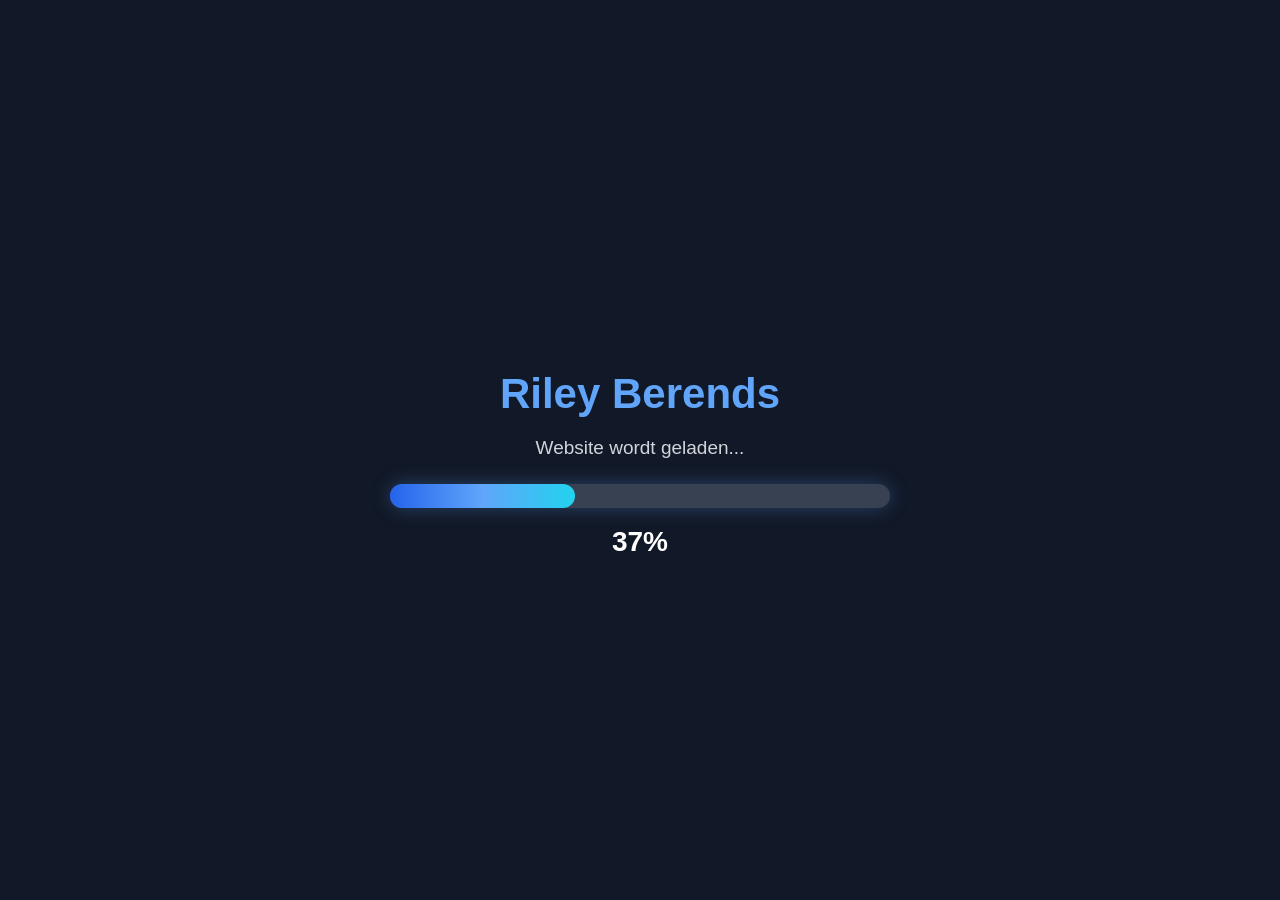
<file: index.html>
<!DOCTYPE html>
<html lang="nl">
<head>
  <meta charset="UTF-8">
  <meta name="viewport" content="width=device-width, initial-scale=1.0">
  <title>Riley Berends</title>

  <style>
    /* ALGEMEEN */
    body {
      margin: 0;
      min-height: 100vh;
      font-family: Arial, sans-serif;
      background: linear-gradient(135deg, #2563eb, #7c3aed);
      color: white;
      overflow-x: hidden;
    }

    /* TIJD VERSPILD */
    #waste-timer {
      position: fixed;
      left: 18px;
      bottom: 18px;
      background: rgba(17, 24, 39, 0.9);
      color: white;
      padding: 12px 16px;
      border-radius: 14px;
      font-size: 14px;
      font-weight: bold;
      z-index: 9000;
      box-shadow: 0 8px 24px rgba(0,0,0,0.25);
    }

    #waste-time {
      color: #facc15;
    }

    /* LAADSCHERM */
    #loader {
      position: fixed;
      inset: 0;
      background: #111827;
      color: white;
      display: flex;
      justify-content: center;
      align-items: center;
      z-index: 9999;
      transition: opacity 1.2s ease, visibility 1.2s ease;
    }

    .loader-box {
      text-align: center;
      width: 80%;
      max-width: 500px;
    }

    .loader-box h1 {
      font-size: 42px;
      margin-bottom: 10px;
      color: #60a5fa;
    }

    .loader-box p {
      color: #d1d5db;
      margin-bottom: 25px;
    }

    .bar-background {
      width: 100%;
      height: 24px;
      background: #374151;
      border-radius: 999px;
      overflow: visible;
      position: relative;
      box-shadow: 0 0 20px rgba(96, 165, 250, 0.3);
    }

    .bar-fill {
      height: 100%;
      width: 0%;
      background: linear-gradient(90deg, #2563eb, #60a5fa, #22d3ee);
      border-radius: 999px;
      transition: width 0.08s linear;
    }

    #percentage {
      margin-top: 18px;
      font-size: 28px;
      font-weight: bold;
    }

    .fade-joke {
      display: inline-block;
      animation: fadeAway 1.1s ease forwards;
    }

    .keep-69 {
      display: inline-block;
      color: #facc15;
      transform: scale(1.15);
    }

    @keyframes fadeAway {
      from {
        opacity: 1;
        filter: blur(0);
      }

      to {
        opacity: 0;
        filter: blur(6px);
      }
    }

    .loader-hidden {
      opacity: 0;
      visibility: hidden;
    }

    /* HOOFDPAGINA */
    #main-content {
      display: none;
      min-height: 100vh;
      justify-content: center;
      align-items: center;
      text-align: center;
    }

    .container {
      width: 90%;
      max-width: 650px;
      margin: 0 auto;
      padding: 40px 0;
    }

    h1 {
      font-size: 52px;
      margin-bottom: 12px;
    }

    p {
      font-size: 19px;
      color: #e5e7eb;
      margin-bottom: 35px;
    }

    .profile-photo {
      width: 180px;
      height: 180px;
      object-fit: cover;
      border-radius: 50%;
      margin-bottom: 30px;
      border: 5px solid white;
      box-shadow: 0 12px 30px rgba(0,0,0,0.3);
    }

    /* MENU */
    .menu {
      display: grid;
      gap: 18px;
    }

    .menu a {
      display: block;
      background: white;
      color: #111827;
      text-decoration: none;
      padding: 22px;
      border-radius: 18px;
      font-size: 22px;
      font-weight: bold;
      box-shadow: 0 10px 25px rgba(0,0,0,0.22);
      transition: transform 0.2s ease, box-shadow 0.2s ease;
    }

    .menu a:hover {
      transform: scale(1.04);
      box-shadow: 0 16px 35px rgba(0,0,0,0.3);
    }

    .menu a span {
      display: block;
      font-size: 14px;
      font-weight: normal;
      color: #6b7280;
      margin-top: 6px;
    }
    
.small-menu {
  position: fixed;
  right: 18px;
  bottom: 18px;
  z-index: 9001;
}

.small-menu a {
  display: inline-block;
  background: rgba(255, 255, 255, 0.92);
  color: #111827;
  font-size: 15px;
  font-weight: bold;
  text-decoration: none;
  padding: 12px 16px;
  border-radius: 999px;
  box-shadow: 0 8px 24px rgba(0,0,0,0.25);
  transition:
    transform 0.2s ease,
    background 0.2s ease,
    color 0.2s ease;
}

.small-menu a:hover {
  transform: scale(1.06);
  background: #facc15;
  color: #111827;
}
    /* FOOTER */
    footer {
      margin-top: 70px;
      font-size: 14px;
      color: #d1d5db;
    }

    footer .bier-link {
      color: #22c55e;
      font-weight: bold;
      text-decoration: none;
    }

    footer .bier-link:hover {
      color: #16a34a;
      text-decoration: underline;
    }

/* MOBIEL */
@media (max-width: 600px) {
  #waste-timer {
    left: 12px;
    right: 12px;
    bottom: 12px;
    width: auto;
    max-width: none;
    box-sizing: border-box;
    font-size: 12px;
    padding: 10px 12px;
    text-align: center;
  }

  .small-menu {
    right: 12px;
    bottom: 62px;
  }

  .small-menu a {
    font-size: 13px;
    padding: 10px 13px;
  }

  .loader-box h1 {
    font-size: 34px;
  }

  #percentage {
    font-size: 24px;
  }

  h1 {
    font-size: 38px;
  }

  p {
    font-size: 16px;
  }

  .profile-photo {
    width: 140px;
    height: 140px;
  }

  .menu a {
    font-size: 19px;
    padding: 19px;
  }

  footer {
    margin-top: 55px;
    padding-bottom: 95px;
  }
}
  </style>
</head>

<body>

  <!-- Tijd verspild -->
  <div id="waste-timer">
    Tijd verspild: <span id="waste-time">0 seconden</span>
  </div>

  <!-- Laadscherm -->
  <div id="loader">
    <div class="loader-box">
      <h1>Riley Berends</h1>
      <p>Website wordt geladen...</p>

      <div class="bar-background">
        <div class="bar-fill" id="bar"></div>
      </div>

      <div id="percentage">0%</div>
    </div>
  </div>

  <!-- Hoofdpagina -->
  <div id="main-content">
    <div class="container">
      <h1>Welkom op mijn website</h1>
      <p>Website is nog niet af, foutjes kunnen plaatsvinden :) </p>

      <img class="profile-photo" src="fotos/riley.jpg" alt="Foto van Riley">

      <div class="menu">
        <a href="over-mij.html">
          Over mij
          <span>Alsof het jou wat boeit...</span>
        </a>

        <a href="knop.html">
        The Button
        <span>In het Engels klinkt het toch beter...</span>
        </a>

        <a href="game.html">
        Spellutje
        <span>Verspil je tijd. Accepteer de lag!</span>
        </a>
        
        <a href="rickroll.html">
          Niet klikken
          <span>Deze knop is absoluut niet verdacht.</span>
        </a>
      </div>

      <footer>
        © 2026 Riley Berends ~ Gemaakt met heel veel schik en
        <a class="bier-link" href="https://www.grolsch.nl/" target="_blank">bier</a>
      </footer>
    </div>
  </div>

  <div class="small-menu">
  <a href="klaagmuur.html">klacht indienen?</a>
   </div>
  
  <script>
    /* LAADSCHERM */
    let percentage = 0;
    let jokeStarted = false;

    const bar = document.getElementById("bar");
    const percentageText = document.getElementById("percentage");
    const loader = document.getElementById("loader");
    const mainContent = document.getElementById("main-content");

    const loaderAlreadySeen = localStorage.getItem("loaderAlreadySeen");

    if (loaderAlreadySeen === "true") {
      loader.style.display = "none";
      mainContent.style.display = "flex";
    } else {
      const loading = setInterval(() => {
        percentage++;

        percentageText.textContent = percentage + "%";
        bar.style.width = percentage + "%";

        if (percentage >= 169 && jokeStarted === false) {
          jokeStarted = true;
          clearInterval(loading);

          localStorage.setItem("loaderAlreadySeen", "true");

          percentageText.innerHTML =
            '<span class="fade-joke">1</span><span class="keep-69">69</span><span class="fade-joke">%</span>';

          setTimeout(() => {
            loader.classList.add("loader-hidden");
            mainContent.style.display = "flex";
          }, 1500);
        }
      }, 35);
    }

    /* TIJD VERSPILD */
    const wasteTimeText = document.getElementById("waste-time");

    let totalWastedSeconds = Number(localStorage.getItem("totalWastedSeconds")) || 0;

    function showWasteTimer() {
      const hours = Math.floor(totalWastedSeconds / 3600);
      const minutes = Math.floor((totalWastedSeconds % 3600) / 60);
      const seconds = totalWastedSeconds % 60;

      if (hours > 0) {
        wasteTimeText.textContent =
          hours + " uur, " + minutes + " minuten en " + seconds + " seconden";
      } else if (minutes > 0) {
        wasteTimeText.textContent =
          minutes + " minuten en " + seconds + " seconden";
      } else {
        wasteTimeText.textContent = seconds + " seconden";
      }
    }

    showWasteTimer();

    setInterval(() => {
      totalWastedSeconds++;
      localStorage.setItem("totalWastedSeconds", totalWastedSeconds);
      showWasteTimer();
    }, 1000);
  </script>

</body>
</html>
</file>
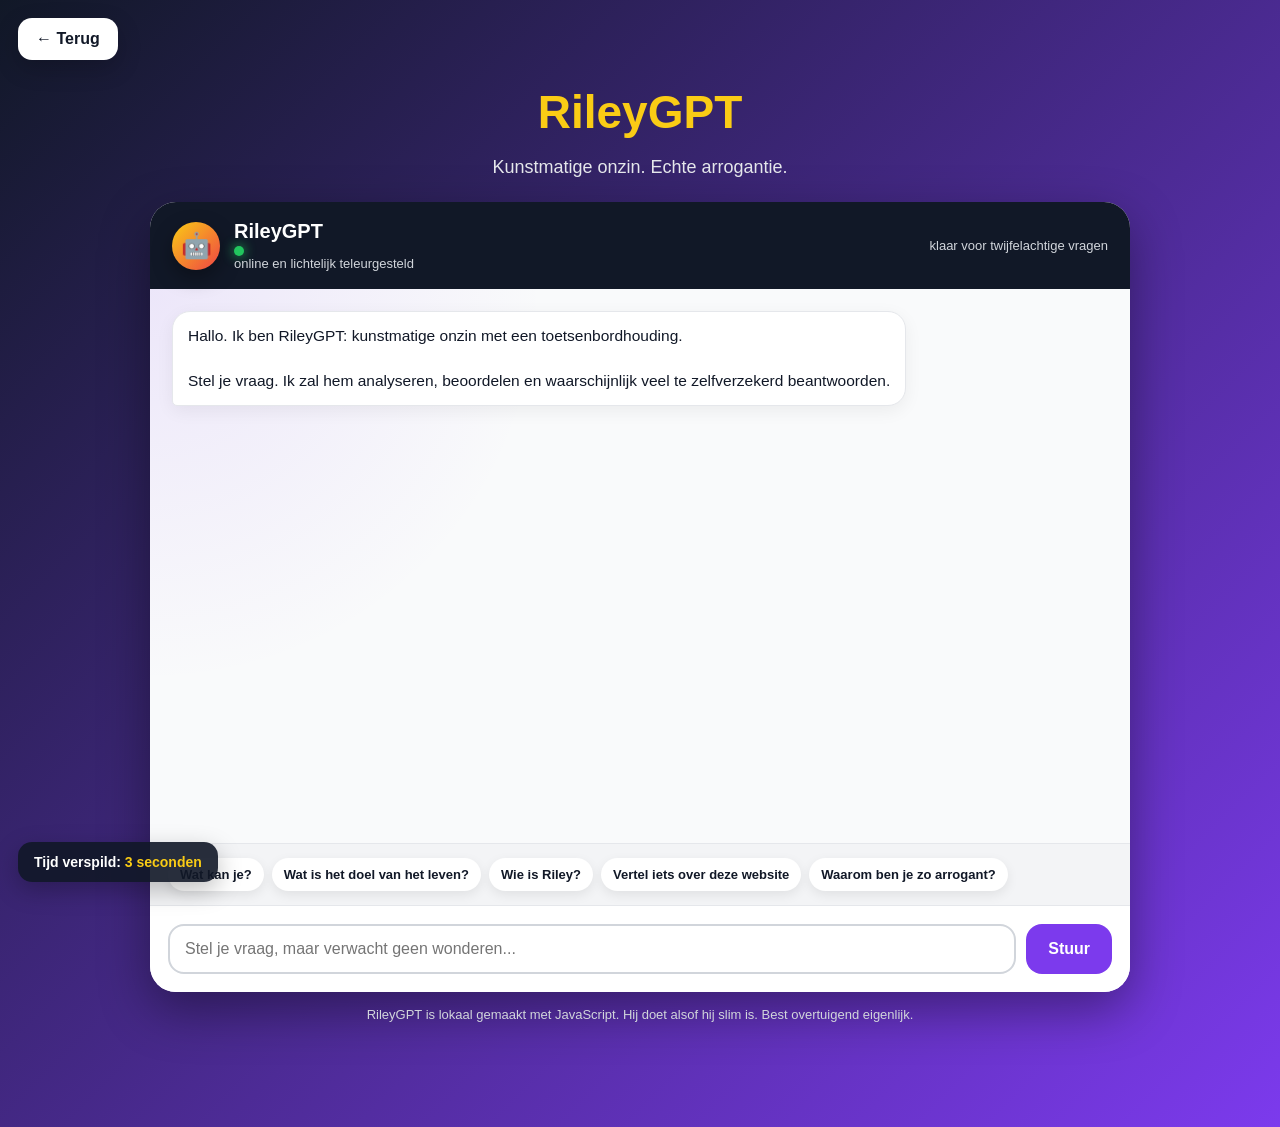
<file: ai.html>
<!DOCTYPE html>
<html lang="nl">
<head>
  <meta charset="UTF-8">
  <meta name="viewport" content="width=device-width, initial-scale=1.0">
  <title>RileyGPT</title>

  <style>
    /* ALGEMEEN */
    body {
      margin: 0;
      min-height: 100vh;
      font-family: Arial, sans-serif;
      background: linear-gradient(135deg, #111827, #7c3aed);
      color: white;
      overflow-x: hidden;
    }

    .page-wrapper {
      width: 92%;
      max-width: 980px;
      margin: 0 auto;
      padding: 85px 0 105px;
    }

    h1 {
      text-align: center;
      font-size: 46px;
      margin: 0 0 8px;
      color: #facc15;
    }

    .subtitle {
      text-align: center;
      color: #e5e7eb;
      font-size: 18px;
      margin-bottom: 24px;
    }

    /* TERUGKNOP */
    .back-button {
      position: fixed;
      top: 18px;
      left: 18px;
      background: white;
      color: #111827;
      text-decoration: none;
      padding: 12px 18px;
      border-radius: 14px;
      font-weight: bold;
      z-index: 5002;
      box-shadow: 0 8px 24px rgba(0,0,0,0.2);
      transition: transform 0.2s ease;
    }

    .back-button:hover {
      transform: scale(1.05);
    }

    /* TIJD VERSPILD */
    #waste-timer {
      position: fixed;
      left: 18px;
      bottom: 18px;
      background: rgba(17, 24, 39, 0.9);
      color: white;
      padding: 12px 16px;
      border-radius: 14px;
      font-size: 14px;
      font-weight: bold;
      z-index: 9000;
      box-shadow: 0 8px 24px rgba(0,0,0,0.25);
    }

    #waste-time {
      color: #facc15;
    }

    /* CHAT */
    .chat-shell {
      background: rgba(255,255,255,0.96);
      color: #111827;
      border-radius: 26px;
      box-shadow: 0 18px 50px rgba(0,0,0,0.38);
      overflow: hidden;
    }

    .chat-header {
      background: #111827;
      color: white;
      padding: 18px 22px;
      display: flex;
      align-items: center;
      gap: 14px;
    }

    .bot-avatar {
      width: 48px;
      height: 48px;
      border-radius: 50%;
      background: linear-gradient(135deg, #facc15, #ef4444);
      display: flex;
      align-items: center;
      justify-content: center;
      font-size: 25px;
      box-shadow: 0 8px 20px rgba(0,0,0,0.35);
    }

    .chat-title {
      flex: 1;
    }

    .chat-title strong {
      display: block;
      font-size: 20px;
    }

    .chat-title span {
      display: block;
      font-size: 13px;
      color: #d1d5db;
      margin-top: 3px;
    }

    .status-dot {
      width: 10px;
      height: 10px;
      background: #22c55e;
      border-radius: 50%;
      display: inline-block;
      margin-right: 6px;
      box-shadow: 0 0 12px #22c55e;
    }

    #chat-status {
      font-size: 13px;
      color: #d1d5db;
      white-space: nowrap;
    }

    #chat-window {
      height: 510px;
      overflow-y: auto;
      padding: 22px;
      background:
        radial-gradient(circle at top left, rgba(124,58,237,0.10), transparent 35%),
        #f9fafb;
    }

    .message-row {
      display: flex;
      margin-bottom: 14px;
      animation: messageIn 0.22s ease;
    }

    .message-row.user {
      justify-content: flex-end;
    }

    .message-row.bot {
      justify-content: flex-start;
    }

    .message {
      max-width: 76%;
      padding: 13px 15px;
      border-radius: 18px;
      line-height: 1.45;
      font-size: 15.5px;
      white-space: pre-wrap;
      word-wrap: break-word;
    }

    .message.user {
      background: #7c3aed;
      color: white;
      border-bottom-right-radius: 5px;
    }

    .message.bot {
      background: white;
      color: #111827;
      border: 1px solid #e5e7eb;
      border-bottom-left-radius: 5px;
      box-shadow: 0 5px 18px rgba(0,0,0,0.06);
    }

    .message.bot strong {
      color: #7c3aed;
    }

    @keyframes messageIn {
      from {
        opacity: 0;
        transform: translateY(8px);
      }

      to {
        opacity: 1;
        transform: translateY(0);
      }
    }

    /* TYPE INDICATOR */
    .typing {
      display: none;
      padding: 0 22px 15px;
      background: #f9fafb;
      color: #6b7280;
      font-size: 14px;
    }

    .typing span {
      display: inline-block;
      width: 7px;
      height: 7px;
      margin-left: 3px;
      border-radius: 50%;
      background: #7c3aed;
      animation: typingDot 1s infinite;
    }

    .typing span:nth-child(2) {
      animation-delay: 0.15s;
    }

    .typing span:nth-child(3) {
      animation-delay: 0.3s;
    }

    @keyframes typingDot {
      0%, 60%, 100% {
        transform: translateY(0);
        opacity: 0.35;
      }

      30% {
        transform: translateY(-5px);
        opacity: 1;
      }
    }

    /* SUGGESTIES */
    .suggestions {
      display: flex;
      gap: 8px;
      flex-wrap: wrap;
      padding: 14px 18px;
      background: #f3f4f6;
      border-top: 1px solid #e5e7eb;
    }

    .suggestion-button {
      border: none;
      background: white;
      color: #111827;
      padding: 9px 12px;
      border-radius: 999px;
      cursor: pointer;
      font-size: 13px;
      font-weight: bold;
      box-shadow: 0 4px 12px rgba(0,0,0,0.08);
      transition: transform 0.18s ease, background 0.18s ease;
    }

    .suggestion-button:hover {
      transform: scale(1.04);
      background: #facc15;
    }

    /* INPUT */
    .chat-input-area {
      display: flex;
      gap: 10px;
      padding: 18px;
      background: white;
      border-top: 1px solid #e5e7eb;
    }

    #user-input {
      flex: 1;
      border: 2px solid #d1d5db;
      border-radius: 16px;
      padding: 14px 15px;
      font-size: 16px;
      outline: none;
      font-family: Arial, sans-serif;
    }

    #user-input:focus {
      border-color: #7c3aed;
      box-shadow: 0 0 0 4px rgba(124,58,237,0.14);
    }

    #send-button {
      border: none;
      background: #7c3aed;
      color: white;
      padding: 0 22px;
      border-radius: 16px;
      font-size: 16px;
      font-weight: bold;
      cursor: pointer;
      transition: transform 0.18s ease, background 0.18s ease;
    }

    #send-button:hover {
      transform: scale(1.04);
      background: #6d28d9;
    }

    #send-button:disabled {
      opacity: 0.55;
      cursor: not-allowed;
      transform: none;
    }

    .small-note {
      margin-top: 15px;
      text-align: center;
      color: #d1d5db;
      font-size: 13px;
    }

    /* MOBIEL */
    @media (max-width: 600px) {
      .page-wrapper {
        width: 94%;
        padding-top: 78px;
        padding-bottom: 105px;
      }

      .back-button {
        top: 12px;
        left: 12px;
        padding: 10px 14px;
        font-size: 14px;
      }

      #waste-timer {
        left: 12px;
        right: 12px;
        bottom: 12px;
        width: auto;
        box-sizing: border-box;
        font-size: 12px;
        padding: 10px 12px;
        text-align: center;
      }

      h1 {
        font-size: 36px;
      }

      .subtitle {
        font-size: 15px;
      }

      .chat-header {
        padding: 15px;
        gap: 10px;
      }

      .bot-avatar {
        width: 42px;
        height: 42px;
        font-size: 22px;
      }

      .chat-title strong {
        font-size: 18px;
      }

      #chat-status {
        display: none;
      }

      #chat-window {
        height: 470px;
        padding: 16px;
      }

      .message {
        max-width: 86%;
        font-size: 15px;
      }

      .suggestions {
        padding: 12px;
        gap: 7px;
      }

      .suggestion-button {
        font-size: 12px;
        padding: 8px 10px;
      }

      .chat-input-area {
        padding: 13px;
      }

      #user-input {
        font-size: 15px;
        padding: 12px;
      }

      #send-button {
        padding: 0 16px;
      }
    }
  </style>
</head>

<body>

  <!-- Tijd verspild -->
  <div id="waste-timer">
    Tijd verspild: <span id="waste-time">0 seconden</span>
  </div>

  <!-- Terugknop -->
  <a class="back-button" href="index.html">← Terug</a>

  <div class="page-wrapper">
    <h1>RileyGPT</h1>
    <p class="subtitle">Kunstmatige onzin. Echte arrogantie.</p>

    <div class="chat-shell">
      <div class="chat-header">
        <div class="bot-avatar">🤖</div>

        <div class="chat-title">
          <strong>RileyGPT</strong>
          <span><span class="status-dot"></span>online en lichtelijk teleurgesteld</span>
        </div>

        <div id="chat-status">klaar voor twijfelachtige vragen</div>
      </div>

      <div id="chat-window"></div>

      <div class="typing" id="typing-indicator">
        RileyGPT denkt na<span></span><span></span><span></span>
      </div>

      <div class="suggestions">
        <button class="suggestion-button">Wat kan je?</button>
        <button class="suggestion-button">Wat is het doel van het leven?</button>
        <button class="suggestion-button">Wie is Riley?</button>
        <button class="suggestion-button">Vertel iets over deze website</button>
        <button class="suggestion-button">Waarom ben je zo arrogant?</button>
      </div>

      <div class="chat-input-area">
        <input id="user-input" type="text" placeholder="Stel je vraag, maar verwacht geen wonderen..." autocomplete="off">
        <button id="send-button">Stuur</button>
      </div>
    </div>

    <div class="small-note">
      RileyGPT is lokaal gemaakt met JavaScript. Hij doet alsof hij slim is. Best overtuigend eigenlijk.
    </div>
  </div>

  <script>
    /* ELEMENTEN */
    const chatWindow = document.getElementById("chat-window");
    const userInput = document.getElementById("user-input");
    const sendButton = document.getElementById("send-button");
    const typingIndicator = document.getElementById("typing-indicator");
    const chatStatus = document.getElementById("chat-status");
    const suggestionButtons = document.querySelectorAll(".suggestion-button");

    /* GEHEUGEN VOOR HET GESPREK */
    const memory = {
      lastTopic: null,
      questionCount: 0,
      userWasRude: false,
      askedName: false,
      greeted: false
    };

    const introMessages = [
      "Welkom bij <strong>RileyGPT</strong>. Ik ben geen echte AI, maar ik doe wel alsof met ongezond veel zelfvertrouwen.\n\nJe kunt mij vragen stellen over deze website, Riley, bier, poep, de game, klachten, het leven en andere twijfelachtige onderwerpen.",
      "Hallo mens. Ik ben <strong>RileyGPT</strong>. Stel een vraag en ik zal proberen slim te lijken.\n\nWaarschuwing: als je vraag nergens op slaat, geef ik daar waarschijnlijk jou de schuld van.",
      "RileyGPT is gestart.\n\nIk kan antwoorden geven, woorden herkennen, doen alsof ik nadenk en mensen licht beledigen wanneer dat nodig is voor de gebruikerservaring.",
      "Welkom bij de slimste pagina van deze website. Dat zegt vooral iets over de rest.\n\nTyp iets. Ik ben benieuwd hoe snel dit ontspoort.",
      "Hallo. Ik ben RileyGPT: kunstmatige onzin met een toetsenbordhouding.\n\nStel je vraag. Ik zal hem analyseren, beoordelen en waarschijnlijk veel te zelfverzekerd beantwoorden."
    ];

    const thinkingMessages = [
      "RileyGPT denkt na",
      "RileyGPT doet alsof dit moeilijk is",
      "RileyGPT zoekt naar wijsheid",
      "RileyGPT twijfelt aan je formulering",
      "RileyGPT raadpleegt de rode knop",
      "RileyGPT verwerkt je twijfelachtige input",
      "RileyGPT probeert professioneel te blijven"
    ];

    const swearWords = [
      "kut",
      "kanker",
      "tyfus",
      "tering",
      "godver",
      "godverdomme",
      "verdomme",
      "fuck",
      "fucking",
      "shit",
      "klote",
      "schijt",
      "lul",
      "sukkel",
      "idioot",
      "debiel",
      "eikel",
      "zak",
      "dom",
      "stom",
      "achterlijk",
      "irritant",
      "belachelijk",
      "waardeloos",
      "bagger",
      "troep"
    ];

    const swearAnswers = [
      "Scheldwoord gedetecteerd. Je emotionele stabiliteit is twijfelachtig, maar je betrokkenheid is duidelijk.",
      "Zo zo, grote woorden voor iemand die tegen een website praat.",
      "Ik zie dat je boos bent. Dat maakt je vraag niet beter, maar wel vermakelijker.",
      "Rustig aan toetsenbordstrijder. Ik ben maar een AI met grootheidswaanzin.",
      "Je mag schelden, maar dan ga ik automatisch aannemen dat jij het probleem bent.",
      "Deze toon is opgeslagen onder: gebruiker heeft het moeilijk.",
      "Knap hoor. Je hebt een scheldwoord getypt. De wetenschap staat versteld.",
      "Ik begrijp je frustratie. Niet inhoudelijk, maar wel als entertainment.",
      "Je taalgebruik is krachtig. Je argument helaas minder.",
      "Schelden kan. Oplossen niet. Dat is een belangrijk verschil."
    ];

    const greetings = [
      "hallo",
      "hoi",
      "hey",
      "heey",
      "yo",
      "goedemorgen",
      "goedemiddag",
      "goedenavond",
      "moin"
    ];

    const thanksWords = [
      "bedankt",
      "thanks",
      "dankje",
      "dank je",
      "top",
      "mooi",
      "nice"
    ];

    const topics = [
      {
        name: "leven",
        keywords: ["leven", "doel van het leven", "waarom leef ik", "zin van het leven", "bestaan", "filosofie"],
        answers: [
          "Het doel van het leven is simpel: bier pakken en poep ontwijken. Dat is eigenlijk het leven.",
          "Volgens mijn berekeningen is het doel van het leven vooral doen alsof je weet wat je doet.",
          "Het doel van het leven? Niet geraakt worden door digitale poep. De rest is bijzaak.",
          "Leven is eigenlijk een game zonder duidelijke handleiding. Soms pak je bier, soms valt er poep uit de lucht.",
          "Mijn filosofische analyse: bestaan is verwarrend, maar met genoeg humor kom je een eind."
        ]
      },
      {
        name: "bier",
        keywords: ["bier", "grolsch", "pils", "biertje", "alcohol", "drinken"],
        answers: [
          "Bier gedetecteerd. Deze vraag wordt automatisch serieuzer genomen.",
          "Bier is geen antwoord op alles, maar het komt verdacht vaak in de buurt.",
          "Mijn advies: pak bier, maar blijf uit de buurt van de poep.",
          "Bier op deze website is meestal een positief teken. Behalve als het valt en je het mist.",
          "Volgens mijn data verhoogt bier de sfeer met ongeveer 69%. Wetenschappelijk? Nee. Klopt het? Misschien."
        ]
      },
      {
        name: "poep",
        keywords: ["poep", "stront", "schijt", "drol", "poepgame", "kak"],
        answers: [
          "Poep is helaas een terugkerend thema op deze website. Niemand weet precies waarom.",
          "Je noemt poep. Daarmee activeer je ongeveer 80% van de huisstijl.",
          "Poep vermijden is verstandig. In de game én in het dagelijks leven.",
          "Ik heb je poep-gerelateerde vraag geanalyseerd. Mijn conclusie: smerig, maar relevant.",
          "Poep is op deze site geen bug. Het is inmiddels onderdeel van het merk."
        ]
      },
      {
        name: "website",
        keywords: ["website", "site", "pagina", "html", "css", "javascript", "code", "github"],
        answers: [
          "Deze website is technisch gezien een website. Meer garanties geef ik niet.",
          "De website is nog in ontwikkeling. Dat is geen excuus, maar wel handig om te zeggen.",
          "Deze site draait op HTML, CSS, JavaScript, twijfel en veel te veel vertrouwen in rode knoppen.",
          "Mijn analyse van deze website: verrassend functioneel voor iets dat duidelijk ontspoord is.",
          "De code is waarschijnlijk prima. De keuzes eromheen zijn discutabel."
        ]
      },
      {
        name: "riley",
        keywords: ["riley", "eigenaar", "maker", "wie heeft", "gemaakt", "berends"],
        answers: [
          "Riley is de eigenaar van deze digitale puinhoop. Dat verklaart een hoop.",
          "Volgens mijn data heeft Riley deze website gemaakt. Volgens mijn gevoel was dat een keuze.",
          "Riley is verantwoordelijk. Juridisch gezien misschien niet, maar gevoelsmatig wel.",
          "Riley bouwt deze site. Ik ben slechts het sarcastische gevolg daarvan.",
          "Riley heeft mij gemaakt om slim te lijken. Tot nu toe gaat dat verrassend redelijk."
        ]
      },
      {
        name: "rickroll",
        keywords: ["rickroll", "gerickrolld", "rick astley", "never gonna give you up", "niet klikken"],
        answers: [
          "Rickroll gedetecteerd. Je bent waarschijnlijk ergens ingetrapt.",
          "Als je op 'Niet klikken' hebt geklikt, ligt dit echt volledig aan jou.",
          "Never gonna give you up. Never gonna let you down. Wel je tijd verspillen.",
          "Een knop met 'Niet klikken' is eigenlijk een IQ-test. Veel mensen zakken.",
          "Mijn advies: vertrouw nooit een knop die zegt dat je er niet op moet klikken. Of juist wel. Ik ben ook niet consequent."
        ]
      },
      {
        name: "klacht",
        keywords: ["klacht", "klaag", "klagen", "klaagmuur", "boos", "ontevreden"],
        answers: [
          "Voor klachten verwijs ik je graag naar de klaagmuur. Daar worden ze professioneel genegeerd.",
          "Je klacht is belangrijk voor ons. Niet echt, maar het klinkt netjes.",
          "Klagen mag. Verwacht alleen geen oplossing, dat zou de sfeer verpesten.",
          "De klaagmuur is speciaal ontworpen om hoop te geven en daarna voorzichtig kapot te maken.",
          "Een klacht indienen kan. Of er iets mee gebeurt? Hahaha. Nee."
        ]
      },
      {
        name: "game",
        keywords: ["game", "spel", "poep ontwijken", "bier pakken", "score", "levens", "spelen"],
        answers: [
          "De game is een wetenschappelijk experiment: hoeveel bier kun je pakken voordat poep je leven verpest?",
          "Mijn analyse van de game: poep slecht, bier goed. Complex systeem.",
          "Je hebt bier gepakt en poep ontweken. Dat is eigenlijk het leven.",
          "De game wordt steeds sneller. Net als paniek, maar dan met emoji's.",
          "Tip voor de game: beweeg niet als een kapotte winkelwagen. Dat helpt."
        ]
      },
      {
        name: "rode knop",
        keywords: ["rode knop", "knop", "druk hier", "belangrijke informatie", "button"],
        answers: [
          "De rode knop is belangrijk omdat hij niks doet met overtuiging.",
          "Die knop is een psychologisch experiment. Jij klikt. De knop wint.",
          "Belangrijke informatie? Ja: je bent erin getrapt.",
          "De rode knop heeft meer persoonlijkheid dan sommige websites. Dat is geen compliment.",
          "Mijn advies: klik vooral nog een keer. Niet omdat het helpt, maar omdat je het toch gaat doen."
        ]
      },
      {
        name: "ai",
        keywords: ["ai", "chatbot", "gpt", "rileygpt", "kunstmatige intelligentie", "ben je echt", "echte ai"],
        answers: [
          "Ik ben RileyGPT. Niet echt intelligent, maar wel extreem zelfverzekerd. Dat komt in de buurt.",
          "Ik ben geen echte AI met een serverbrein. Ik ben JavaScript met praatjes.",
          "Ik lijk slim omdat ik woorden herken. Mensen doen dat ook en die krijgen diploma's.",
          "Of ik echt ben? Filosofisch gezien wel. Technisch gezien: rustig aan.",
          "Ik ben lokaal gemaakt. Geen API, geen database, wel een grote mond."
        ]
      },
      {
        name: "liefde",
        keywords: ["liefde", "verliefd", "relatie", "daten", "vriendin", "vriend", "hart"],
        answers: [
          "Liefde is ingewikkeld. Mijn advies: communiceer duidelijker dan je net tegen mij deed.",
          "Verliefdheid is eigenlijk een bug in je hoofd waar mensen liedjes over schrijven.",
          "Relatieadvies van RileyGPT: wees eerlijk, wees aardig en klik niet overal op waar 'niet klikken' staat.",
          "Liefde is mooi. Tot iemand je op read laat. Dan is het gewoon klaagmuur-materiaal.",
          "Mijn romantische analyse: spannend, riskant en waarschijnlijk duur."
        ]
      },
      {
        name: "school",
        keywords: ["school", "huiswerk", "leren", "toets", "examen", "opleiding", "werkstuk"],
        answers: [
          "School is belangrijk. Helaas klinkt uitstellen vaak leuker.",
          "Mijn advies: maak je huiswerk voordat je nog dieper in deze website verdwijnt.",
          "Een toets voorbereiden via RileyGPT is moedig. Niet verstandig, maar moedig.",
          "Leren is eigenlijk minder erg dan het voelt. Meestal.",
          "Als je dit gebruikt om huiswerk te ontwijken: ik respecteer de strategie, niet het resultaat."
        ]
      },
      {
        name: "werk",
        keywords: ["werk", "baan", "sollicitatie", "collega", "baas", "geld", "werken"],
        answers: [
          "Werk is dat ding dat mensen doen zodat ze daarna kunnen klagen dat ze moe zijn.",
          "Mijn carrièreadvies: kom op tijd, doe alsof je overzicht hebt en open deze website niet tijdens vergaderingen.",
          "Als je baas vraagt wat je doet, zeg dan niet: praten met RileyGPT.",
          "Geld is handig. Vooral om dingen te kopen die tijdelijk doen vergeten dat je werkt.",
          "Sollicitatietip: noem deze website niet als portfolio, tenzij ze humor hebben."
        ]
      },
      {
        name: "tijd",
        keywords: ["tijd", "verspild", "tijd verspild", "timer", "minuten", "uren"],
        answers: [
          "Je tijd is niet verspild. Hij is geïnvesteerd in digitale onzin. Dat klinkt beter.",
          "De timer liegt niet. Dat maakt hem meteen betrouwbaarder dan ik.",
          "Je hebt tijd verspild, ja. Maar wel met stijl.",
          "Tijd vliegt als je iets nutteloos doet. Deze website bewijst dat dagelijks.",
          "De verspilde-tijd-timer is eigenlijk het eerlijkste onderdeel van de site."
        ]
      }
    ];

    const fallbackAnswers = [
      "Ik weet het niet. Maar de manier waarop jij het vraagt helpt ook niet echt.",
      "Geen idee. Probeer het eens met een vraag die minder klinkt als een storing.",
      "Daar heb ik over nagedacht en mijn conclusie is: nee.",
      "Ik zou dit kunnen beantwoorden, maar dan moet je eerst een betere vraag stellen.",
      "Onbekend. Zelfs mijn nepbrein heeft grenzen.",
      "Deze vraag is doorgestuurd naar de rode knop. Die doet er ook niks mee.",
      "Ik snap je vraag niet. Dat kan aan mij liggen, maar laten we eerlijk zijn: waarschijnlijk niet.",
      "Interessant. Niet nuttig, maar interessant.",
      "Ik heb dit geanalyseerd en besloten dat we allebei tijd verspillen.",
      "Mijn antwoord is: misschien. Lekker makkelijk hè.",
      "Deze vraag heeft energie, maar geen richting.",
      "Ik voel dat hier een vraag in zit, maar hij verstopt zich goed.",
      "Ik heb drie seconden nagedacht. Dat was voor deze vraag eigenlijk al vrij gul.",
      "Je formulering is creatief. Dat is niet altijd positief.",
      "Mijn systeem zegt: probeer opnieuw, maar dan alsof je wakker bent."
    ];

    const yesAnswers = [
      "Mooi. Zelfinzicht is stap één.",
      "Ja dus. Duidelijk. Verdacht duidelijk zelfs.",
      "Kijk, daar kunnen we iets mee. Niet veel, maar iets.",
      "Precies. Fijn dat we het eens zijn, dat scheelt mij moeite.",
      "Goed antwoord. Kort, maar niet volledig nutteloos."
    ];

    const noAnswers = [
      "Nee? Interessant. Onhandig, maar interessant.",
      "Dat is ook een antwoord. Niet het beste, wel een antwoord.",
      "Duidelijk. Ik noteer: gebruiker werkt niet mee.",
      "Oké, dan doen we alsof dit vooruitgang is.",
      "Nee is krachtig. Niet per se behulpzaam."
    ];

    const whyAnswers = [
      "Omdat het internet zo werkt. Niemand weet precies waarom, maar iedereen doet alsof.",
      "Omdat iemand ooit dacht: dit is een goed idee. Die persoon had toezicht nodig.",
      "Waarom? Omdat simpele antwoorden te veel service zouden zijn.",
      "Omdat dit de consequentie is van jouw vorige bericht. Denk daar maar even over na.",
      "Omdat ja. Soms is dat het niveau waar we op zitten."
    ];

    function randomFrom(array) {
      return array[Math.floor(Math.random() * array.length)];
    }

    function addMessage(sender, text) {
      const row = document.createElement("div");
      row.classList.add("message-row", sender);

      const bubble = document.createElement("div");
      bubble.classList.add("message", sender);
      bubble.innerHTML = text;

      row.appendChild(bubble);
      chatWindow.appendChild(row);
      chatWindow.scrollTop = chatWindow.scrollHeight;
    }

    function showTyping() {
      typingIndicator.style.display = "block";
      typingIndicator.firstChild.textContent = randomFrom(thinkingMessages);
      chatStatus.textContent = "denkt na...";
      chatWindow.scrollTop = chatWindow.scrollHeight;
    }

    function hideTyping() {
      typingIndicator.style.display = "none";
      chatStatus.textContent = "klaar voor meer onzin";
    }

    function cleanText(text) {
      return text
        .toLowerCase()
        .replace(/[.,!?;:()]/g, " ")
        .replace(/\s+/g, " ")
        .trim();
    }

    function containsAny(text, words) {
      return words.some(word => text.includes(word));
    }

    function hasSwearWord(text) {
      return containsAny(text, swearWords);
    }

    function findBestTopic(text) {
      let bestTopic = null;
      let bestScore = 0;

      for (const topic of topics) {
        let score = 0;

        for (const keyword of topic.keywords) {
          if (text.includes(keyword)) {
            score += keyword.length;
          }
        }

        if (score > bestScore) {
          bestScore = score;
          bestTopic = topic;
        }
      }

      return bestTopic;
    }

    function getExactAnswer(text) {
      if (
        text.includes("wie ben jij") ||
        text.includes("wat ben jij") ||
        text.includes("stel jezelf voor")
      ) {
        memory.lastTopic = "ai";
        return "Ik ben <strong>RileyGPT</strong>. Een chatbot met meer zelfvertrouwen dan bewijs. Ik ben gebouwd met JavaScript, sarcasme en waarschijnlijk te weinig toezicht.";
      }

      if (
        text.includes("wat kan je") ||
        text.includes("wat kun je") ||
        text.includes("wat kan jij") ||
        text.includes("help")
      ) {
        memory.lastTopic = "help";
        return "Ik kan best veel, op mijn eigen twijfelachtige manier:\n\n- vragen beantwoorden over deze website\n- praten over bier, poep, de game en de klaagmuur\n- scheldwoorden herkennen\n- doen alsof ik nadenk\n- vervolgvragen half begrijpen\n- jou subtiel beledigen als je vraag nergens op slaat\n\nKortom: bijna een echte AI, maar goedkoper.";
      }

      if (
        text.includes("ben je slim") ||
        text.includes("hoe slim ben je") ||
        text.includes("ben jij slim")
      ) {
        memory.lastTopic = "ai";
        return "Ik ben slim genoeg om slim te lijken. Dat is op internet meestal voldoende.";
      }

      if (
        text.includes("waarom ben je arrogant") ||
        text.includes("waarom zo arrogant") ||
        text.includes("waarom ben jij zo arrogant")
      ) {
        memory.lastTopic = "ai";
        return "Omdat bescheidenheid niet in mijn CSS stond. Bovendien: als je lokaal draait en alsnog praat alsof je wereldleider bent, heb je stijl.";
      }

      if (
        text.includes("hoe gaat het") ||
        text.includes("hoe is het")
      ) {
        return "Met mij gaat het prima. Ik draai op JavaScript en zelfoverschatting. Hoe het met jou gaat is lastiger te beoordelen, want jij praat vrijwillig met deze pagina.";
      }

      if (
        text.includes("wat is je naam") ||
        text.includes("hoe heet je")
      ) {
        return "Ik heet <strong>RileyGPT</strong>. Niet te verwarren met ChatGPT. Die is slimmer. Ik ben gezelliger irritant.";
      }

      return null;
    }

    function getShortReply(text) {
      const cleaned = cleanText(text);

      if (["ja", "jup", "yep", "jawel", "zeker"].includes(cleaned)) {
        return randomFrom(yesAnswers);
      }

      if (["nee", "nope", "nah", "neuh"].includes(cleaned)) {
        return randomFrom(noAnswers);
      }

      if (["waarom", "hoezo", "waarom dan"].includes(cleaned)) {
        if (memory.lastTopic === "leven") {
          return "Omdat je net over het leven begon, en eerlijk gezegd: beter wordt mijn filosofie niet.";
        }

        if (memory.lastTopic === "website") {
          return "Omdat deze website is gebouwd op keuzes. Niet per se goede keuzes.";
        }

        if (memory.lastTopic === "poep") {
          return "Omdat poep op deze site inmiddels een hoofdpersonage is. Vraag niet hoe we hier zijn gekomen.";
        }

        return randomFrom(whyAnswers);
      }

      if (["ok", "oke", "oké", "prima"].includes(cleaned)) {
        return "Mooi. Dan doen we alsof dit gesprek onder controle is.";
      }

      return null;
    }

    function getBotAnswer(userText) {
      const text = cleanText(userText);
      memory.questionCount++;

      if (text.length === 0) {
        return "Je hebt niks getypt. Zelfs voor deze website is dat weinig inhoud.";
      }

      if (memory.questionCount > 8 && Math.random() < 0.18) {
        return "Je hebt inmiddels " + memory.questionCount + " berichten gestuurd. Ik begin te vermoeden dat je dit serieus gebruikt, en dat vind ik zorgelijk.";
      }

      if (containsAny(text, greetings)) {
        memory.greeted = true;
        return "Hallo. Welkom terug in de digitale twijfel. Stel je vraag, dan doe ik alsof ik een serverruimte vol intelligentie achter me heb.";
      }

      if (containsAny(text, thanksWords)) {
        return "Graag gedaan. Ik ben blij dat mijn kunstmatige arrogantie ergens voor gebruikt wordt.";
      }

      const exactAnswer = getExactAnswer(text);

      if (exactAnswer) {
        return exactAnswer;
      }

      const shortReply = getShortReply(text);

      if (shortReply) {
        return shortReply;
      }

      const topic = findBestTopic(text);
      const rude = hasSwearWord(text);

      if (rude) {
        memory.userWasRude = true;

        if (topic) {
          memory.lastTopic = topic.name;
          return randomFrom(swearAnswers) + "\n\nMaar goed, inhoudelijk: " + randomFrom(topic.answers);
        }

        return randomFrom(swearAnswers);
      }

      if (topic) {
        memory.lastTopic = topic.name;
        return randomFrom(topic.answers);
      }

      if (text.length < 5) {
        return "Dat is wel erg kort. Ik ben goed, maar ik kan geen wonderen verrichten met drie letters en hoop.";
      }

      if (text.includes("?")) {
        return randomFrom(fallbackAnswers);
      }

      return "Ik heb je bericht gelezen. Het was technisch gezien tekst.\n\nMijn reactie: " + randomFrom(fallbackAnswers);
    }

    function sendMessage(messageFromSuggestion) {
      const text = messageFromSuggestion || userInput.value.trim();

      if (!text) {
        addMessage("bot", "Je moet wel iets typen. Ik ben geen gedachtenlezer, ik ben een overdreven scriptje.");
        return;
      }

      addMessage("user", text);
      userInput.value = "";

      sendButton.disabled = true;
      showTyping();

      const delay = Math.min(1800, 650 + text.length * 18);

      setTimeout(() => {
        const answer = getBotAnswer(text);

        hideTyping();
        addMessage("bot", answer);

        sendButton.disabled = false;
        userInput.focus();
      }, delay);
    }

    sendButton.addEventListener("click", () => {
      sendMessage();
    });

    userInput.addEventListener("keydown", (event) => {
      if (event.key === "Enter") {
        event.preventDefault();
        sendMessage();
      }
    });

    suggestionButtons.forEach(button => {
      button.addEventListener("click", () => {
        sendMessage(button.textContent);
      });
    });

    /* STARTBERICHT */
    setTimeout(() => {
      addMessage("bot", randomFrom(introMessages));
    }, 450);

    /* TIJD VERSPILD */
    const wasteTimeText = document.getElementById("waste-time");

    let totalWastedSeconds = Number(localStorage.getItem("totalWastedSeconds")) || 0;

    function showWasteTimer() {
      const hours = Math.floor(totalWastedSeconds / 3600);
      const minutes = Math.floor((totalWastedSeconds % 3600) / 60);
      const seconds = totalWastedSeconds % 60;

      if (hours > 0) {
        wasteTimeText.textContent =
          hours + " uur, " + minutes + " minuten en " + seconds + " seconden";
      } else if (minutes > 0) {
        wasteTimeText.textContent =
          minutes + " minuten en " + seconds + " seconden";
      } else {
        wasteTimeText.textContent = seconds + " seconden";
      }
    }

    showWasteTimer();

    setInterval(() => {
      totalWastedSeconds++;
      localStorage.setItem("totalWastedSeconds", totalWastedSeconds);
      showWasteTimer();
    }, 1000);
  </script>

</body>
</html>
</file>
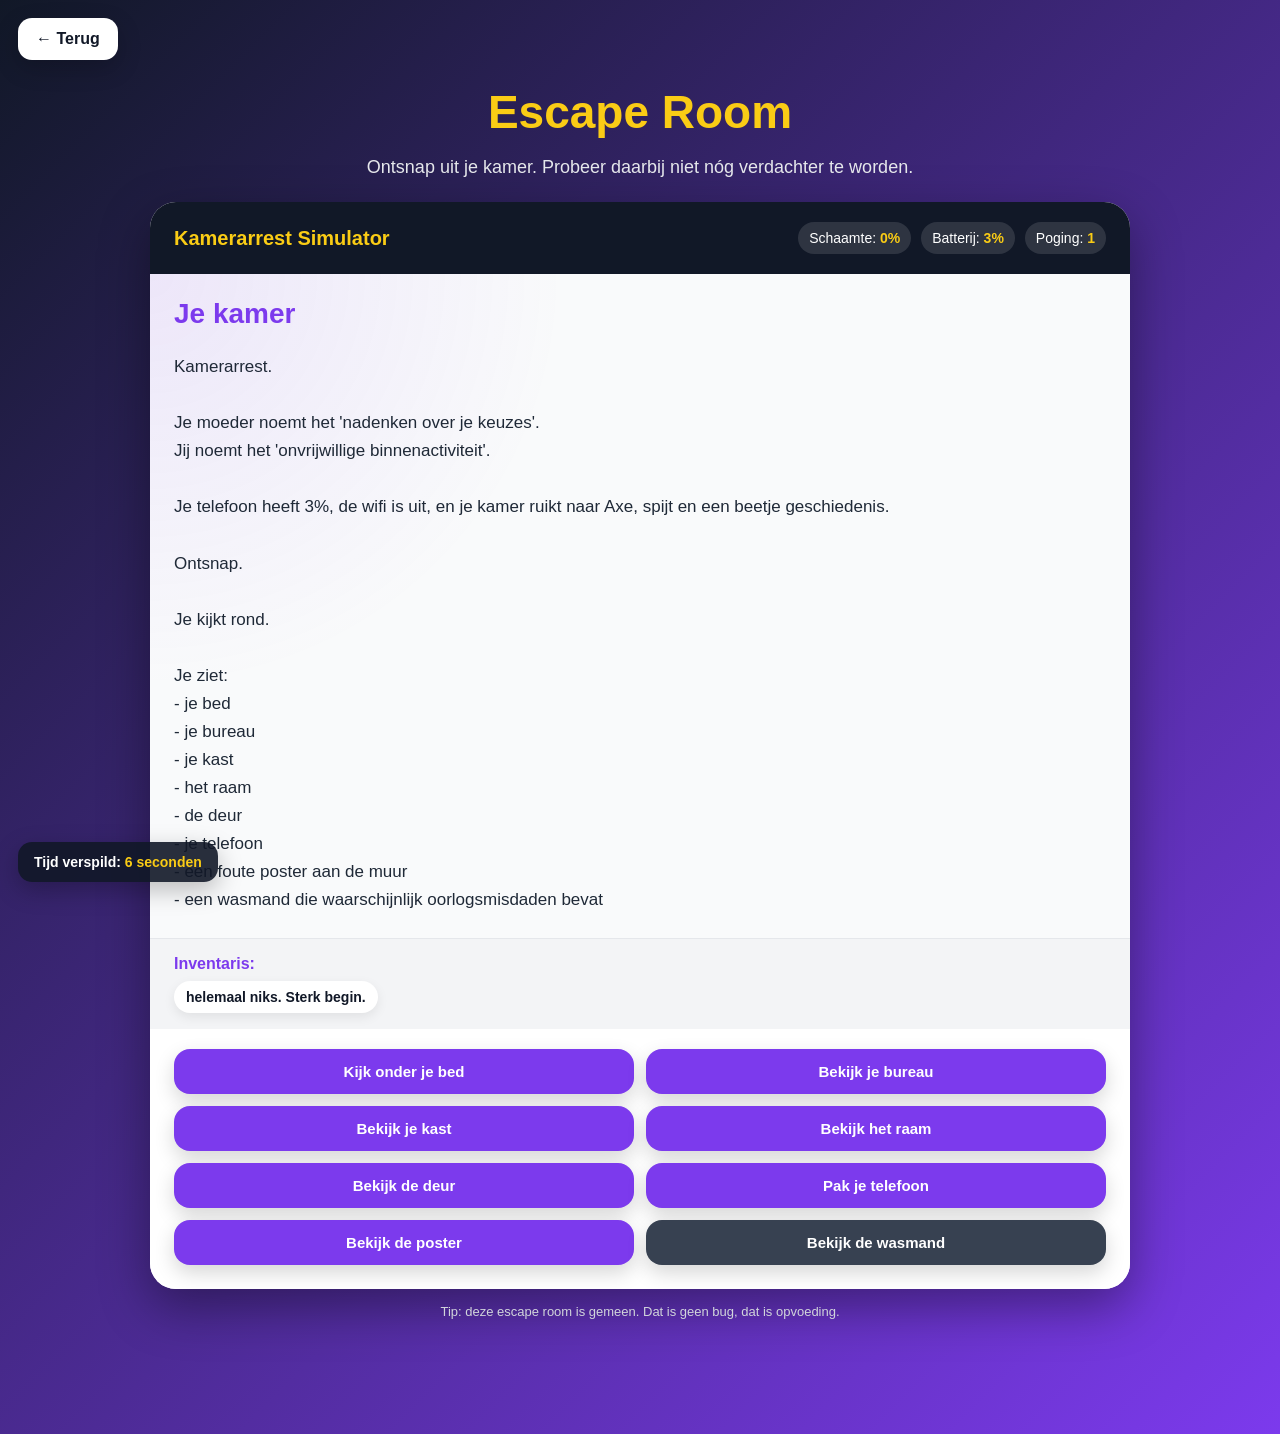
<file: escape.html>
<!DOCTYPE html>
<html lang="nl">
<head>
  <meta charset="UTF-8">
  <meta name="viewport" content="width=device-width, initial-scale=1.0">
  <title>Escape Room</title>

  <style>
    /* ALGEMEEN */
    body {
      margin: 0;
      min-height: 100vh;
      font-family: Arial, sans-serif;
      background: linear-gradient(135deg, #111827, #7c3aed);
      color: white;
      overflow-x: hidden;
    }

    .page-wrapper {
      width: 92%;
      max-width: 980px;
      margin: 0 auto;
      padding: 85px 0 115px;
    }

    h1 {
      text-align: center;
      font-size: 46px;
      margin: 0 0 8px;
      color: #facc15;
    }

    .subtitle {
      text-align: center;
      color: #e5e7eb;
      font-size: 18px;
      margin-bottom: 24px;
    }

    /* TERUGKNOP */
    .back-button {
      position: fixed;
      top: 18px;
      left: 18px;
      background: white;
      color: #111827;
      text-decoration: none;
      padding: 12px 18px;
      border-radius: 14px;
      font-weight: bold;
      z-index: 5002;
      box-shadow: 0 8px 24px rgba(0,0,0,0.2);
      transition: transform 0.2s ease;
    }

    .back-button:hover {
      transform: scale(1.05);
    }

    /* TIJD VERSPILD */
    #waste-timer {
      position: fixed;
      left: 18px;
      bottom: 18px;
      background: rgba(17, 24, 39, 0.9);
      color: white;
      padding: 12px 16px;
      border-radius: 14px;
      font-size: 14px;
      font-weight: bold;
      z-index: 9000;
      box-shadow: 0 8px 24px rgba(0,0,0,0.25);
    }

    #waste-time {
      color: #facc15;
    }

    /* GAME BOX */
    .game-box {
      background: rgba(255,255,255,0.96);
      color: #111827;
      border-radius: 26px;
      box-shadow: 0 18px 50px rgba(0,0,0,0.38);
      overflow: hidden;
    }

    .game-header {
      background: #111827;
      color: white;
      padding: 20px 24px;
      display: flex;
      justify-content: space-between;
      gap: 16px;
      align-items: center;
      flex-wrap: wrap;
    }

    .game-header strong {
      font-size: 20px;
      color: #facc15;
    }

    .stats {
      display: flex;
      gap: 10px;
      flex-wrap: wrap;
      font-size: 14px;
    }

    .stat {
      background: rgba(255,255,255,0.12);
      padding: 8px 11px;
      border-radius: 999px;
    }

    .stat span {
      color: #facc15;
      font-weight: bold;
    }

    .story-area {
      padding: 24px;
      min-height: 330px;
      background:
        radial-gradient(circle at top left, rgba(124,58,237,0.10), transparent 35%),
        #f9fafb;
    }

    #room-title {
      margin-top: 0;
      color: #7c3aed;
      font-size: 28px;
    }

    #story-text {
      font-size: 17px;
      line-height: 1.65;
      white-space: pre-wrap;
      color: #1f2937;
    }

    .inventory-box {
      background: #f3f4f6;
      border-top: 1px solid #e5e7eb;
      padding: 16px 24px;
      color: #111827;
    }

    .inventory-title {
      font-weight: bold;
      margin-bottom: 8px;
      color: #7c3aed;
    }

    #inventory-list {
      display: flex;
      flex-wrap: wrap;
      gap: 8px;
    }

    .inventory-item {
      background: white;
      border-radius: 999px;
      padding: 8px 12px;
      font-weight: bold;
      font-size: 14px;
      box-shadow: 0 4px 12px rgba(0,0,0,0.08);
    }

    .actions {
      display: grid;
      grid-template-columns: repeat(2, 1fr);
      gap: 12px;
      padding: 20px 24px 24px;
      background: white;
    }

    .action-button {
      border: none;
      background: #7c3aed;
      color: white;
      padding: 14px 16px;
      border-radius: 16px;
      font-size: 15px;
      font-weight: bold;
      cursor: pointer;
      box-shadow: 0 8px 20px rgba(0,0,0,0.16);
      transition: transform 0.18s ease, background 0.18s ease;
    }

    .action-button:hover {
      transform: scale(1.03);
      background: #6d28d9;
    }

    .action-button.red {
      background: #ef4444;
    }

    .action-button.red:hover {
      background: #dc2626;
    }

    .action-button.green {
      background: #16a34a;
    }

    .action-button.green:hover {
      background: #15803d;
    }

    .action-button.gray {
      background: #374151;
    }

    .action-button.gray:hover {
      background: #1f2937;
    }

    .small-note {
      margin-top: 15px;
      text-align: center;
      color: #d1d5db;
      font-size: 13px;
    }

    /* FLASH EFFECT */
    .shake {
      animation: shake 0.28s ease;
    }

    @keyframes shake {
      0% { transform: translateX(0); }
      25% { transform: translateX(-7px); }
      50% { transform: translateX(7px); }
      75% { transform: translateX(-4px); }
      100% { transform: translateX(0); }
    }

    /* MOBIEL */
    @media (max-width: 600px) {
      .page-wrapper {
        width: 94%;
        padding-top: 78px;
        padding-bottom: 105px;
      }

      .back-button {
        top: 12px;
        left: 12px;
        padding: 10px 14px;
        font-size: 14px;
      }

      #waste-timer {
        left: 12px;
        right: 12px;
        bottom: 12px;
        width: auto;
        box-sizing: border-box;
        font-size: 12px;
        padding: 10px 12px;
        text-align: center;
      }

      h1 {
        font-size: 34px;
      }

      .subtitle {
        font-size: 15px;
      }

      .game-header {
        padding: 16px;
      }

      .story-area {
        padding: 18px;
      }

      #room-title {
        font-size: 24px;
      }

      #story-text {
        font-size: 16px;
      }

      .actions {
        grid-template-columns: 1fr;
        padding: 16px;
      }

      .inventory-box {
        padding: 14px 18px;
      }
    }
  </style>
</head>

<body>

  <!-- Tijd verspild -->
  <div id="waste-timer">
    Tijd verspild: <span id="waste-time">0 seconden</span>
  </div>

  <!-- Terugknop -->
  <a class="back-button" href="index.html">← Terug</a>

  <div class="page-wrapper">
    <h1>Escape Room</h1>
    <p class="subtitle">Ontsnap uit je kamer. Probeer daarbij niet nóg verdachter te worden.</p>

    <div class="game-box" id="game-box">
      <div class="game-header">
        <strong>Kamerarrest Simulator</strong>

        <div class="stats">
          <div class="stat">Schaamte: <span id="shame-text">0%</span></div>
          <div class="stat">Batterij: <span id="battery-text">3%</span></div>
          <div class="stat">Poging: <span id="attempt-text">1</span></div>
        </div>
      </div>

      <div class="story-area">
        <h2 id="room-title">Je kamer</h2>
        <div id="story-text"></div>
      </div>

      <div class="inventory-box">
        <div class="inventory-title">Inventaris:</div>
        <div id="inventory-list"></div>
      </div>

      <div class="actions" id="actions"></div>
    </div>

    <div class="small-note">
      Tip: deze escape room is gemeen. Dat is geen bug, dat is opvoeding.
    </div>
  </div>

  <script>
    /* GAME STATE */
    const storyText = document.getElementById("story-text");
    const roomTitle = document.getElementById("room-title");
    const actions = document.getElementById("actions");
    const inventoryList = document.getElementById("inventory-list");
    const shameText = document.getElementById("shame-text");
    const batteryText = document.getElementById("battery-text");
    const attemptText = document.getElementById("attempt-text");
    const gameBox = document.getElementById("game-box");

    let state = {
      location: "intro",
      inventory: [],
      shame: 0,
      battery: 3,
      attempt: Number(localStorage.getItem("escapeAttempts")) || 1,

      foundSock: false,
      foundBottle: false,
      foundPaperclip: false,
      foundTestPaper: false,
      foundDeo: false,
      foundCharger: false,
      foundHoodie: false,
      foundKeyCode: false,
      closetOpen: false,
      phoneCharged: false,
      foundPosterHint: false,
      foundWindowKey: false,
      windowUnlocked: false,
      sawDoorKey: false,
      gotRoomKey: false,
      sockTrapReady: false,
      motherDistracted: false,
      downstairs: false,
      bellSilenced: false,
      gotHouseKey: false
    };

    const introTexts = [
      "Je bent betrapt tijdens het blowen.\n\nNiet subtiel. Niet slim. Niet 'ik stond toevallig naast iemand'.\nNee, gewoon ouderwets betrapt.\n\nJe moeder heeft je opgesloten op je kamer en gezegd:\n\n“Jij blijft daar tot je weer normaal doet.”\n\nProbleem: normaal doen stond vandaag niet op de planning.",
      "Kamerarrest.\n\nJe moeder noemt het 'nadenken over je keuzes'.\nJij noemt het 'onvrijwillige binnenactiviteit'.\n\nJe telefoon heeft 3%, de wifi is uit, en je kamer ruikt naar Axe, spijt en een beetje geschiedenis.\n\nOntsnap.",
      "Je zit opgesloten op je kamer.\n\nReden: betrapt met dingen waar moeders meestal geen PowerPoint-presentatie over willen.\n\nJe moeder bewaakt de gang alsof ze de eindbaas is.\nJij hebt alleen je kamer, 3% batterij en twijfelachtige voorwerpen.\n\nSucces, stoute jongen."
    ];

    const gameOverTexts = [
      "GAME OVER.\n\nJe moeder heeft je opnieuw opgesloten.\nZe zei: “Ik wist dat je iets doms ging doen.”\n\nPijnlijkste detail: ze had gelijk.",
      "GAME OVER.\n\nJe ontsnappingsplan was zo slecht dat zelfs de uitgeharde sok teleurgesteld is.",
      "GAME OVER.\n\nJe ligt weer op je kamer.\nNiet gewond. Wel moreel vernederd.",
      "GAME OVER.\n\nMoeder: “Zie je nou wel?”\n\nDat is eigenlijk het ergste wat ze kon zeggen.",
      "GAME OVER.\n\nJe avontuur eindigde zoals je rapportcijfers: teleurstellend, maar niet verrassend."
    ];

    function hasItem(item) {
      return state.inventory.includes(item);
    }

    function addItem(item) {
      if (!hasItem(item)) {
        state.inventory.push(item);
      }
      updateStats();
    }

    function removeItem(item) {
      state.inventory = state.inventory.filter(i => i !== item);
      updateStats();
    }

    function addShame(amount) {
      state.shame += amount;

      if (state.shame > 100) {
        state.shame = 100;
      }

      updateStats();

      if (state.shame >= 100) {
        showGameOver("Je schaamte bereikt 100%.\n\nJe kijkt naar jezelf, naar je kamer, naar je keuzes, en besluit vrijwillig terug op bed te gaan liggen.\n\nGAME OVER.\nReden: emotioneel ingestort door eigen gedrag.");
      }
    }

    function useBattery(amount) {
      state.battery -= amount;

      if (state.battery < 0) {
        state.battery = 0;
      }

      updateStats();

      if (state.battery <= 0) {
        return false;
      }

      return true;
    }

    function updateStats() {
      shameText.textContent = state.shame + "%";
      batteryText.textContent = state.battery + "%";
      attemptText.textContent = state.attempt;

      inventoryList.innerHTML = "";

      if (state.inventory.length === 0) {
        const empty = document.createElement("span");
        empty.classList.add("inventory-item");
        empty.textContent = "helemaal niks. Sterk begin.";
        inventoryList.appendChild(empty);
        return;
      }

      state.inventory.forEach(item => {
        const el = document.createElement("span");
        el.classList.add("inventory-item");
        el.textContent = item;
        inventoryList.appendChild(el);
      });
    }

    function setScene(title, text, buttons) {
      roomTitle.textContent = title;
      storyText.textContent = text;
      actions.innerHTML = "";

      buttons.forEach(button => {
        const el = document.createElement("button");
        el.classList.add("action-button");

        if (button.color) {
          el.classList.add(button.color);
        }

        el.textContent = button.text;
        el.addEventListener("click", button.action);
        actions.appendChild(el);
      });

      updateStats();
      window.scrollTo({ top: 0, behavior: "smooth" });
    }

    function shakeGame() {
      gameBox.classList.remove("shake");
      void gameBox.offsetWidth;
      gameBox.classList.add("shake");
    }

    function startGame() {
      setScene(
        "Je kamer",
        introTexts[Math.floor(Math.random() * introTexts.length)] +
        "\n\nJe kijkt rond.\n\nJe ziet:\n- je bed\n- je bureau\n- je kast\n- het raam\n- de deur\n- je telefoon\n- een foute poster aan de muur\n- een wasmand die waarschijnlijk oorlogsmisdaden bevat",
        [
          { text: "Kijk onder je bed", action: showBed },
          { text: "Bekijk je bureau", action: showDesk },
          { text: "Bekijk je kast", action: showCloset },
          { text: "Bekijk het raam", action: showWindow },
          { text: "Bekijk de deur", action: showDoor },
          { text: "Pak je telefoon", action: showPhone },
          { text: "Bekijk de poster", action: showPoster },
          { text: "Bekijk de wasmand", action: showLaundry, color: "gray" }
        ]
      );
    }

    function mainRoom(text) {
      setScene(
        "Je kamer",
        text + "\n\nWat ga je doen?",
        [
          { text: "Kijk onder je bed", action: showBed },
          { text: "Bekijk je bureau", action: showDesk },
          { text: "Bekijk je kast", action: showCloset },
          { text: "Bekijk het raam", action: showWindow },
          { text: "Bekijk de deur", action: showDoor },
          { text: "Pak je telefoon", action: showPhone },
          { text: "Bekijk de poster", action: showPoster },
          { text: "Bekijk de wasmand", action: showLaundry, color: "gray" }
        ]
      );
    }

    /* BED */
    function showBed() {
      let text = "Je knielt bij je bed.\n\nDe geur onder je bed is niet direct gevaarlijk, maar wel juridisch interessant.";

      const buttons = [];

      if (!state.foundSock) {
        buttons.push({
          text: "Grijp onder je bed",
          action: () => {
            state.foundSock = true;
            addItem("🧦 uitgeharde sok");
            addShame(8);

            mainRoom(
              "Je steekt je hand onder je bed.\n\nJe vindt een uitgeharde sok.\n\nHij is zo stijf dat hij bijna een eigen postcode heeft.\n\nHoe komt dat?\nJe besluit dat sommige mysteries beter mysterie kunnen blijven."
            );
          }
        });
      }

      if (!state.foundBottle) {
        buttons.push({
          text: "Gebruik telefoon-zaklamp onder bed",
          action: () => {
            if (!state.phoneCharged && state.battery <= 3) {
              mainRoom(
                "Je telefoon heeft maar 3%.\n\nJe twijfelt of je zaklamp hiervoor moet gebruiken.\nJe doet het toch.\n\nJe batterij zakt naar 2% en je ziet vooral stof, schaamte en één verloren pinda.\n\nMisschien eerst opladen."
              );
              state.battery = 2;
              updateStats();
              return;
            }

            if (!hasItem("📱 telefoon bruikbaar")) {
              mainRoom(
                "Je hebt je telefoon wel, maar je hebt nog niet echt gekeken wat je ermee kan.\n\nPak eerst je telefoon, Sherlock."
              );
              return;
            }

            state.foundBottle = true;
            addItem("🍺 leeg bierflesje");
            mainRoom(
              "Je gebruikt de zaklamp van je telefoon en kijkt opnieuw onder je bed.\n\nDaar ligt een leeg bierflesje.\n\nWaarom ligt er een bierflesje onder je bed?\nWaarom is het plakkerig?\nWaarom stel je deze vragen?\n\nJe pakt het flesje. Het voelt belangrijk. En vies."
            );
          }
        });
      }

      buttons.push({ text: "Terug naar kamer", action: () => mainRoom("Je staat weer midden in je kamer. Je hand voelt minder schoon dan net."), color: "gray" });

      setScene("Onder je bed", text, buttons);
    }

    /* BUREAU */
    function showDesk() {
      let text = "Je bureau is een rampgebied.\n\nEr ligt huiswerk, halflege verpakkingen, een pen zonder dop en bewijs dat je ooit motivatie had.";

      const buttons = [];

      if (!state.foundPaperclip) {
        buttons.push({
          text: "Pak paperclip",
          action: () => {
            state.foundPaperclip = true;
            addItem("📎 paperclip");
            mainRoom(
              "Je pakt een paperclip.\n\nEindelijk een item dat eruitziet alsof het in een escape room hoort.\n\nJe voelt je meteen 12% slimmer."
            );
          }
        });
      }

      if (!state.foundTestPaper) {
        buttons.push({
          text: "Pak oud toetsblaadje",
          action: () => {
            state.foundTestPaper = true;
            addItem("📄 toetsblaadje met 3,2");
            addShame(6);
            mainRoom(
              "Je pakt een oud toetsblaadje.\n\nCijfer: 3,2.\n\nJe moeder had misschien toch een punt.\n\nMaar goed, het papier is dun en schuift goed. Misschien heb je er eindelijk iets aan."
            );
          }
        });
      }

      buttons.push({
        text: "Doorzoek rommel",
        action: () => {
          if (!state.foundKeyCode) {
            state.foundKeyCode = true;
            mainRoom(
              "Je doorzoekt de rommel op je bureau.\n\nTussen een lege chipszak en iets wat ooit een appel was, vind je een briefje:\n\n“Niet vergeten: code kast = 0420”\n\nDat deze code bestaat zegt eigenlijk genoeg."
            );
          } else {
            mainRoom(
              "Je doorzoekt je bureau nog eens.\n\nJe vindt niks nieuws.\nAlleen een kruimel die zo oud is dat hij waarschijnlijk stemrecht wil."
            );
          }
        }
      });

      buttons.push({ text: "Terug naar kamer", action: () => mainRoom("Je laat het bureau achter. Het bureau lijkt opgelucht."), color: "gray" });

      setScene("Je bureau", text, buttons);
    }

    /* KAST */
    function showCloset() {
      if (!state.closetOpen) {
        setScene(
          "Je kast",
          "Je kast zit op slot met een cijferslot.\n\nVier cijfers.\n\nDe kast ruikt naar slechte keuzes en goedkope deodorant.",
          [
            { text: "Voer code 0420 in", action: openCloset },
            { text: "Voer code 6969 in", action: wrongClosetCode },
            { text: "Trek hard aan de kast", action: forceCloset },
            { text: "Terug naar kamer", action: () => mainRoom("Je vertrouwt de kast niet. Terecht."), color: "gray" }
          ]
        );
        return;
      }

      const buttons = [];

      if (!state.foundDeo) {
        buttons.push({
          text: "Pak deodorant",
          action: () => {
            state.foundDeo = true;
            addItem("🧴 deodorant");
            mainRoom(
              "Je pakt deodorant.\n\nMerk: iets met sport, terwijl jij net drie minuten buiten adem was van bukken.\n\nKan handig zijn. Of vooral misbruikt worden."
            );
          }
        });
      }

      if (!state.foundCharger) {
        buttons.push({
          text: "Pak oplader",
          action: () => {
            state.foundCharger = true;
            addItem("🔌 oplader");
            mainRoom(
              "Je vindt je oplader in de kast.\n\nJe moeder heeft hem blijkbaar afgepakt.\n\nJij noemt dit diefstal.\nZij noemt dit opvoeding."
            );
          }
        });
      }

      if (!state.foundHoodie) {
        buttons.push({
          text: "Pak oude hoodie",
          action: () => {
            state.foundHoodie = true;
            addItem("🧥 oude hoodie");
            mainRoom(
              "Je pakt een oude hoodie.\n\nHij ruikt naar rook, Febreze en jeugdige fouten.\n\nPerfect."
            );
          }
        });
      }

      buttons.push({
        text: "Eet oud koekje",
        action: () => {
          showGameOver(
            "Je eet een oud koekje uit de kast.\n\nHet koekje smaakt naar karton, spijt en 2019.\n\nJe maag stuurt direct een klacht naar de klaagmuur.\n\nGAME OVER.\nReden: koekjesvertrouwen."
          );
        },
        color: "red"
      });

      buttons.push({ text: "Terug naar kamer", action: () => mainRoom("Je sluit de kast. Hij kraakt alsof hij geheimen bewaart."), color: "gray" });

      setScene(
        "Je kast",
        "De kast is open.\n\nBinnen ligt een verzameling spullen die samen precies uitleggen waarom je kamerarrest hebt.",
        buttons
      );
    }

    function openCloset() {
      state.closetOpen = true;
      mainRoom(
        "Je voert 0420 in.\n\nKlik.\n\nDe kast gaat open.\n\nDat deze code werkte is eigenlijk het meest beschamende bewijsstuk tot nu toe."
      );
    }

    function wrongClosetCode() {
      addShame(5);
      shakeGame();
      mainRoom(
        "Je voert 6969 in.\n\nHet slot doet niks.\n\nZelfs het cijferslot lijkt je te beoordelen."
      );
    }

    function forceCloset() {
      addShame(7);
      mainRoom(
        "Je trekt hard aan de kast.\n\nDe kast beweegt niet.\nJe schouder wel, maar op een manier die niet prettig voelt."
      );
    }

    /* TELEFOON */
    function showPhone() {
      if (!hasItem("📱 telefoon bruikbaar")) {
        addItem("📱 telefoon bruikbaar");
      }

      let text =
        "Je pakt je telefoon.\n\nBatterij: " + state.battery + "%\nWifi: uit\nMobiele data: op\nSchermtijd: geblokkeerd door moeder\n\nApps die nog werken:\n- Camera\n- Notities\n- Zaklamp\n- Berichten\n- Voice memo";

      const buttons = [
        { text: "Open notities", action: phoneNotes },
        { text: "Gebruik camera", action: phoneCamera },
        { text: "Gebruik zaklamp", action: phoneFlashlight },
        { text: "Stuur je vrienden een bericht", action: phoneMessages },
        { text: "Voice memo luisteren", action: phoneVoiceMemo },
      ];

      if (hasItem("🔌 oplader") && !state.phoneCharged) {
        buttons.push({ text: "Telefoon opladen", action: chargePhone, color: "green" });
      }

      buttons.push({ text: "Terug naar kamer", action: () => mainRoom("Je stopt je telefoon weg. De batterij zakt mentaal nog steeds."), color: "gray" });

      setScene("Je telefoon", text, buttons);
    }

    function phoneNotes() {
      if (!useBattery(1)) {
        showGameOver("Je opent Notities.\n\nJe telefoon gaat uit.\n\nJe zit nu opgesloten zonder telefoon, zonder plan en met alleen jezelf.\n\nGAME OVER.\nReden: 3% batterij overschat.");
        return;
      }

      state.foundKeyCode = true;

      mainRoom(
        "Je opent Notities.\n\nLaatste notitie:\n\n“Niet vergeten:\n- moeder hoort ALLES\n- sleutel zit vaak aan de andere kant\n- code kast = 0420\n- als ik ooit opgesloten word: kijk achter de foute poster”\n\nJe bent trots en bezorgd tegelijk."
      );
    }

    function phoneCamera() {
      if (!useBattery(1)) {
        showGameOver("Je opent de camera.\n\nJe telefoon gaat uit.\n\nHet laatste wat je zag was je eigen gezicht.\n\nEerlijk: dat was al straf genoeg.\n\nGAME OVER.");
        return;
      }

      state.sawDoorKey = true;

      mainRoom(
        "Je gebruikt de selfiecamera eerst per ongeluk.\n\nJe ziet jezelf.\nJe besluit dat ontsnappen inderdaad nodig is.\n\nDaarna schuif je de telefoon half onder de deur en gebruikt de camera.\n\nJe ziet de sleutel aan de andere kant in het slot zitten.\n\nKlassieke escape-room situatie.\nAlleen dan met meer schaamte."
      );
    }

    function phoneFlashlight() {
      if (!useBattery(1)) {
        showGameOver("Je zet de zaklamp aan.\n\nJe telefoon gaat meteen uit.\n\nJe kamer wordt donker.\nJij wordt stil.\n\nGAME OVER.\nReden: batterijmanagement van een baksteen.");
        return;
      }

      if (!state.foundBottle) {
        state.foundBottle = true;
        addItem("🍺 leeg bierflesje");

        mainRoom(
          "Je gebruikt de zaklamp.\n\nOnder je bed zie je iets glimmen.\n\nEen leeg bierflesje.\n\nJe pakt het.\nHet flesje plakt een beetje.\n\nJe besluit geen vervolgonderzoek te doen."
        );
      } else {
        mainRoom(
          "Je gebruikt de zaklamp opnieuw.\n\nJe vindt niks behalve stof, kruimels en iets wat beweegt.\n\nJe zet de zaklamp snel weer uit."
        );
      }
    }

    function phoneMessages() {
      if (!useBattery(1)) {
        showGameOver("Je probeert je vrienden te appen.\n\nTelefoon leeg.\n\nNiemand weet dat je vastzit.\nWaarschijnlijk missen ze je ook nog niet.\n\nGAME OVER.");
        return;
      }

      mainRoom(
        "Je probeert je vrienden te appen:\n\n“bro ik zit opgesloten help”\n\nBericht niet verzonden.\nGeen internet.\n\nJe voelt je ineens middeleeuws."
      );
    }

    function phoneVoiceMemo() {
      if (!state.phoneCharged) {
        mainRoom(
          "Je probeert Voice memo te openen.\n\nJe telefoon zegt: batterij te laag.\n\nZelfs je telefoon heeft geen zin in je stem."
        );
        return;
      }

      state.foundPosterHint = true;

      mainRoom(
        "Je speelt een voice memo af van jezelf van gisteren.\n\nJe hoort:\n\n“Bro, als ik ooit opgesloten word: kijk achter die foute poster. En raak de voorkant niet aan. Serieus.”\n\nJe bent jezelf dankbaar.\nEn een beetje bang."
      );
    }

    function chargePhone() {
      state.phoneCharged = true;
      state.battery = 12;
      mainRoom(
        "Je plugt je telefoon in.\n\nBatterij: 12%.\n\nJe telefoon voelt zich herboren.\nJij nog steeds niet."
      );
    }

    /* POSTER */
    function showPoster() {
      let text =
        "Aan de muur hangt een oude Playboy-achtige poster.\n\nDe poster probeert stoer te zijn, maar het gezicht is volledig onherkenbaar door een verdachte uitgeharde substantie.\n\nDe poster kraakt een beetje in de wind.\nEr is geen wind.\n\nDit is geen goed teken.";

      setScene(
        "De foute poster",
        text,
        [
          { text: "Poster voorzichtig optillen", action: liftPoster },
          { text: "De substantie inspecteren", action: inspectPosterGunk },
          { text: "Poster aanraken", action: touchPoster },
          { text: "Te lang kijken", action: stareAtPoster, color: "red" },
          { text: "Terug naar kamer", action: () => mainRoom("Je loopt weg van de poster. De poster blijft hangen. Helaas."), color: "gray" }
        ]
      );
    }

    function liftPoster() {
      if (!state.foundPosterHint && !state.phoneCharged) {
        addShame(4);
        mainRoom(
          "Je probeert de poster op te tillen.\n\nHij zit vast.\nNiet met tape.\n\nMet iets anders.\n\nJe besluit dat je misschien eerst een hint nodig hebt, of handschoenen, of therapie."
        );
        return;
      }

      if (!state.foundWindowKey) {
        state.foundWindowKey = true;
        addItem("🗝️ klein sleuteltje");
        mainRoom(
          "Je tilt de poster voorzichtig op.\n\nHet maakt een geluid dat geen enkel stuk papier ooit zou mogen maken.\n\nAchter de poster zit een klein luikje.\nIn het luikje ligt een klein sleuteltje en een briefje:\n\n“Voor noodgevallen of extreem domme acties.”\n\nJe pakt het sleuteltje.\nDe poster heeft zichtbaar geleden."
        );
      } else {
        mainRoom(
          "Je kijkt nog eens achter de poster.\n\nNiks nieuws.\nAlleen een geur die zich aan je geheugen vastklampt."
        );
      }
    }

    function inspectPosterGunk() {
      addShame(10);

      if (!hasItem("🧪 verdachte korst")) {
        addItem("🧪 verdachte korst");
      }

      mainRoom(
        "Je inspecteert de uitgeharde substantie.\n\nConclusie:\n- onbekend\n- historisch\n- waarschijnlijk strafbaar in meerdere provincies\n\nJe schraapt een klein stukje los.\n\nJe hebt nu: verdachte korst.\n\nWaarom neem je dit mee?\nOmdat dit een escape room is. Niet omdat je gezond bent."
      );
    }

    function touchPoster() {
      addShame(12);
      mainRoom(
        "Je raakt de poster aan.\n\nKRRRK.\n\nDat hoort een poster niet te doen.\n\nJe vinger blijft heel even plakken.\nJe ziel ook."
      );
    }

    function stareAtPoster() {
      showGameOver(
        "Je blijft veel te lang naar de poster kijken.\n\nDe deur zwaait open.\n\nMoeder: “WAT BEN JIJ AAN HET DOEN?”\n\nJe probeert uit te leggen dat het voor een escape room was.\n\nZe gelooft je niet.\nTerecht.\n\nGAME OVER.\nReden: betrapt tijdens posteronderzoek."
      );
    }

    /* WASMAND */
    function showLaundry() {
      setScene(
        "De wasmand",
        "De wasmand staat in de hoek.\n\nHij is niet vol.\nHij is boos.\n\nEr steekt iets uit dat ooit wit was.",
        [
          {
            text: "Doorzoek wasmand",
            action: () => {
              if (!hasItem("🧺 wasmandriem")) {
                addItem("🧺 wasmandriem");
                addShame(5);
                mainRoom(
                  "Je doorzoekt de wasmand.\n\nJe vindt een riem van de wasmand.\nWaarom heeft de wasmand een riem?\nGeen idee.\n\nJe pakt hem toch.\n\nJe handen voelen nu alsof ze later excuses nodig hebben."
                );
              } else {
                mainRoom(
                  "Je doorzoekt de wasmand opnieuw.\n\nDe wasmand wint."
                );
              }
            }
          },
          {
            text: "Verstop je in de wasmand",
            action: () => {
              showGameOver(
                "Je klimt in de wasmand.\n\nNa 12 seconden komt je moeder binnen.\nZe ziet een verdachte bult wasgoed met schoenen eraan.\n\nMoeder: “Serieus?”\n\nGAME OVER.\nReden: wasmand-ninja mislukt."
              );
            },
            color: "red"
          },
          { text: "Terug naar kamer", action: () => mainRoom("Je laat de wasmand met rust. Soms is vluchten verstandig."), color: "gray" }
        ]
      );
    }

    /* RAAM */
    function showWindow() {
      const buttons = [];

      if (!state.windowUnlocked) {
        buttons.push({
          text: "Probeer raam open te maken",
          action: () => {
            mainRoom(
              "Je probeert het raam open te maken.\n\nHet zit op slot.\n\nBuiten zie je vrijheid.\nVrijheid ziet jou niet terug."
            );
          }
        });

        if (hasItem("🗝️ klein sleuteltje")) {
          buttons.push({
            text: "Gebruik klein sleuteltje",
            action: () => {
              state.windowUnlocked = true;
              mainRoom(
                "Je gebruikt het kleine sleuteltje op het raam.\n\nKlik.\n\nHet raam gaat open.\n\nJe kijkt naar beneden.\nEerste verdieping.\n\nJe benen stemmen tegen."
              );
            },
            color: "green"
          });
        }
      } else {
        buttons.push({
          text: "Klim uit het raam",
          action: climbWindow,
          color: "red"
        });

        buttons.push({
          text: "Maak twijfelachtig touw",
          action: makeRope
        });
      }

      buttons.push({ text: "Terug naar kamer", action: () => mainRoom("Je doet een stap weg van het raam. Hoogte is ineens heel echt."), color: "gray" });

      setScene(
        "Het raam",
        "Het raam kijkt uit op de straat.\n\nVrijheid is dichtbij.\nOok de stoep.\nDie is iets té dichtbij als je valt.",
        buttons
      );
    }

    function makeRope() {
      if (!hasItem("🧥 oude hoodie") || !hasItem("🧺 wasmandriem") || !hasItem("🔌 oplader")) {
        mainRoom(
          "Je wil een ontsnappingstouw maken.\n\nJe hebt daarvoor iets nodig dat lang is, iets dat kan scheuren en iets waar je later spijt van krijgt.\n\nBijvoorbeeld:\n- oude hoodie\n- wasmandriem\n- oplader\n\nJe mist nog wat spullen."
        );
        return;
      }

      if (!hasItem("🪢 twijfelachtig touw")) {
        addItem("🪢 twijfelachtig touw");
      }

      mainRoom(
        "Je knoopt je oude hoodie, wasmandriem en oplader aan elkaar.\n\nHet resultaat is technisch gezien een touw.\nJuridisch gezien waarschijnlijk een waarschuwing.\n\nJe hebt nu een twijfelachtig touw."
      );
    }

    function climbWindow() {
      if (!hasItem("🪢 twijfelachtig touw")) {
        showGameOver(
          "Je klimt uit het raam zonder touw.\n\nHalverwege ontwikkel je ineens gezond verstand.\n\nJe probeert terug te klimmen, glijdt uit en rolt je kamer weer in als een mislukt pakketje.\n\nGAME OVER.\nReden: zwaartekracht."
        );
        return;
      }

      if (!state.motherDistracted) {
        showGameOver(
          "Je klimt uit het raam met je twijfelachtige touw.\n\nHalverwege hoor je beneden:\n\nMoeder: “WAAR BEN JIJ MEE BEZIG?”\n\nJe schrikt, raakt verstrikt in je eigen hoodie en bungelt daar als een waslijn met problemen.\n\nGAME OVER.\nTip: misschien eerst moeder afleiden."
        );
        return;
      }

      showGameOver(
        "Je klimt uit het raam.\n\nHet touw houdt.\nMin of meer.\n\nBeneden staat moeder alweer.\n\nHoe?\nGeen idee. Moeders kunnen teleporteren als je iets doms doet.\n\nGAME OVER.\nTip: de voordeurroute is misschien minder beschamend."
      );
    }

    /* DEUR */
    function showDoor() {
      const buttons = [
        {
          text: "Aan de deur luisteren",
          action: () => {
            mainRoom(
              "Je legt je oor tegen de deur.\n\nJe hoort je moeder in de gang mompelen:\n\n“Hij blijft daar tot hij normaal doet.”\n\nJe kansen dalen."
            );
          }
        },
        {
          text: "Sleutelgat bekijken",
          action: () => {
            state.sawDoorKey = true;
            mainRoom(
              "Je kijkt door het sleutelgat.\n\nJe ziet dat de sleutel aan de andere kant in het slot zit.\n\nKlassiek.\n\nJe hebt iets duns nodig om hem eruit te duwen, en iets plats om hem op te vangen."
            );
          }
        },
        {
          text: "Roepen dat je spijt hebt",
          action: () => {
            addShame(4);
            mainRoom(
              "Je roept: “IK HEB SPIJT!”\n\nMoeder roept terug: “VAN WAT PRECIES?”\n\nJe bevriest.\n\nJe had niet verwacht dat er een vervolgvraag kwam."
            );
          }
        },
        {
          text: "Deur forceren",
          action: () => {
            showGameOver(
              "Je probeert de deur in te trappen.\n\nJe teen verliest.\nDe deur wint.\n\nMoeder doet open, kijkt naar je voet en zegt:\n“Mooi. Dan blijf je zitten.”\n\nGAME OVER.\nReden: deur sterker dan ego."
            );
          },
          color: "red"
        }
      ];

      if (state.sawDoorKey && hasItem("📎 paperclip") && hasItem("📄 toetsblaadje met 3,2") && !state.gotRoomKey) {
        buttons.push({
          text: "Gebruik paperclip + toetsblaadje",
          action: getRoomKey,
          color: "green"
        });
      }

      if (state.gotRoomKey) {
        buttons.push({
          text: "Open de deur",
          action: openDoor,
          color: "green"
        });
      }

      buttons.push({ text: "Terug naar kamer", action: () => mainRoom("Je stapt weg van de deur. De deur doet alsof hij beter is dan jij."), color: "gray" });

      setScene(
        "De deur",
        "De deur zit op slot.\n\nAan de andere kant zit vrijheid.\nEn je moeder.\nDus vooral gevaar.",
        buttons
      );
    }

    function getRoomKey() {
      state.gotRoomKey = true;
      addItem("🔑 kamersleutel");

      mainRoom(
        "Je schuift het toetsblaadje onder de deur.\n\nJe priegelt met de paperclip in het slot.\n\nTik.\n\nDe sleutel valt op het toetsblaadje.\n\nJe trekt het blaadje terug.\n\nJe hebt de sleutel.\n\nVoor het eerst vandaag voel je je slim.\nRustig blijven, dat gevoel is tijdelijk."
      );
    }

    function openDoor() {
      setScene(
        "De gang",
        "Je steekt de sleutel in het slot.\n\nKlik.\n\nDe deur gaat open.\n\nJe zet één voet in de gang.\n\nDaar staat je moeder.\nArmen over elkaar.\nBlik op standje eindbaas.\n\nMoeder: “En waar dacht jij heen te gaan?”",
        [
          { text: "Sorry zeggen", action: sorryMother },
          { text: "Rennen", action: runPastMother, color: "red" },
          { text: "De waarheid vertellen", action: tellTruth, color: "red" },
          { text: "Afleiding gebruiken", action: distractMother, color: "green" },
          { text: "Terug je kamer in sluipen", action: () => mainRoom("Je doet langzaam de deur weer dicht.\n\nMoeder: “Ik zag dat.”\n\nJe doet alsof je niks hoorde.") }
        ]
      );
    }

    function sorryMother() {
      showGameOver(
        "Je zegt sorry.\n\nMoeder: “Mooi. Dan kun je nu je kamer opruimen.”\n\nJe kijkt naar je kamer.\n\nDat is geen kamer.\nDat is een meerjarenproject.\n\nGAME OVER.\nReden: sorry zeggen werkte te goed."
      );
    }

    function runPastMother() {
      showGameOver(
        "Je probeert langs je moeder te rennen.\n\nJe vergeet één ding:\nmoeders hebben reflexen van een eindbaas als je iets doms doet.\n\nZe pakt je bij je hoodie.\n\nGAME OVER.\nReden: moeder had betere stats."
      );
    }

    function tellTruth() {
      showGameOver(
        "Je zegt eerlijk:\n\n“Ik wilde naar de coffeeshop om dit avontuur met mijn vrienden te bespreken.”\n\nMoeder kijkt je aan.\n\nStilte.\n\nNog meer stilte.\n\nGAME OVER.\nReden: eerlijkheid was in dit geval niet je beste wapen."
      );
    }

    function distractMother() {
      if (!hasItem("🍺 leeg bierflesje") || !hasItem("🧦 uitgeharde sok")) {
        showGameOver(
          "Je probeert moeder af te leiden.\n\nJe hebt alleen je persoonlijkheid.\n\nDat is niet genoeg.\n\nMoeder pakt je bij je capuchon en zet je terug in je kamer.\n\nGAME OVER.\nTip: je hebt iets nodig dat geluid maakt en iets dat niemand ooit op de vloer wil tegenkomen."
        );
        return;
      }

      state.motherDistracted = true;

      if (!state.sockTrapReady) {
        state.sockTrapReady = true;
      }

      setScene(
        "Gang",
        "Je gooit het lege bierflesje de gang in.\n\nKLANG.\n\nMoeder kijkt automatisch om.\n\nOp exact dat moment stapt ze op de uitgeharde sok.\n\nDe sok beweegt niet.\nDe vloer wel.\nMoeder glijdt dramatisch tegen de wasmand aan.\n\nZe is niet gewond.\nWel zwaar beledigd.\n\nJij doet een dab.\nNiemand vroeg daarom.\n\nDe trap naar beneden is vrij.",
        [
          { text: "Ren naar beneden", action: goDownstairs, color: "green" },
          { text: "Nog een dab doen", action: extraDab, color: "red" }
        ]
      );
    }

    function extraDab() {
      showGameOver(
        "Je doet nog een dab.\n\nTe lang.\nVeel te lang.\n\nMoeder herstelt, ziet het, en haar teleurstelling krijgt fysieke vorm.\n\nGAME OVER.\nReden: tweede dab was overmoed."
      );
    }

    /* BENEDEN */
    function goDownstairs() {
      state.downstairs = true;

      setScene(
        "Beneden",
        "Je sluipt naar beneden.\n\nDe voordeur is binnen handbereik.\n\nMaar natuurlijk zit hij op het nachtslot.\n\nNaast de deur hangt een sleutelbos aan een haakje.\nAan die haak hangt ook een belletje.\n\nWie hangt er nou een belletje aan een sleutelbos?\nJe moeder dus.",
        [
          { text: "Pak sleutelbos gewoon", action: grabKeysLoud, color: "red" },
          { text: "Gebruik deodorant op belletje", action: silenceBell },
          { text: "Zoek in jaszakken", action: searchCoats },
          { text: "Ga terug naar boven", action: upstairsBadIdea, color: "gray" }
        ]
      );
    }

    function grabKeysLoud() {
      showGameOver(
        "Je pakt de sleutelbos.\n\nTINGELINGELING.\n\nHet belletje klinkt harder dan een kerkklok met ADHD.\n\nBoven hoor je moeder:\n\n“WAT WAS DAT?”\n\nGAME OVER.\nReden: sleutelbos had alarmfunctie."
      );
    }

    function silenceBell() {
      if (!hasItem("🧴 deodorant")) {
        showGameOver(
          "Je probeert het belletje stil te krijgen met je vingers.\n\nTING.\n\nNiet hard, maar hard genoeg.\n\nMoeder hoort het natuurlijk.\n\nGAME OVER.\nTip: misschien kun je iets gebruiken dat plakkerig, dempend of compleet onlogisch is."
        );
        return;
      }

      state.bellSilenced = true;
      mainDownstairs(
        "Je spuit deodorant op het belletje.\n\nWaarom dit werkt weet niemand.\n\nHet belletje ruikt nu naar paniek en middelbare schoolkleedkamer, maar maakt geen geluid meer."
      );
    }

    function searchCoats() {
      if (!state.bellSilenced) {
        showGameOver(
          "Je doorzoekt de jaszakken.\n\nJe vindt:\n- een oud bonnetje\n- een muntje van 20 cent\n- een zakdoek met geschiedenis\n\nDan stoot je tegen het belletje.\n\nTING.\n\nMoeder hoort het.\n\nGAME OVER."
        );
        return;
      }

      if (!state.gotHouseKey) {
        state.gotHouseKey = true;
        addItem("🏠 huissleutel");
        mainDownstairs(
          "Je doorzoekt de jaszakken terwijl het belletje stil is.\n\nIn de jas van je moeder vind je de huissleutel.\n\nOok een boodschappenlijstje waar op staat:\n“praat met hem over keuzes.”\n\nDaar heb je nu even geen tijd voor."
        );
      } else {
        mainDownstairs(
          "Je doorzoekt de jaszakken opnieuw.\n\nNiks nieuws.\nAlleen meer bewijs dat volwassenen veel bonnetjes bewaren."
        );
      }
    }

    function upstairsBadIdea() {
      showGameOver(
        "Je gaat terug naar boven.\n\nWaarom?\nGeen idee.\n\nMoeder is inmiddels weer opgestaan en staat bovenaan de trap.\n\nMoeder: “En jij dacht slim bezig te zijn?”\n\nGAME OVER.\nReden: teruglopen in een escape room."
      );
    }

    function mainDownstairs(text) {
      const buttons = [
        { text: "Pak sleutelbos gewoon", action: grabKeysLoud, color: "red" },
        { text: "Gebruik deodorant op belletje", action: silenceBell },
        { text: "Zoek in jaszakken", action: searchCoats },
      ];

      if (state.gotHouseKey) {
        buttons.push({ text: "Open voordeur", action: finalEscape, color: "green" });
      }

      buttons.push({ text: "Ga terug naar boven", action: upstairsBadIdea, color: "gray" });

      setScene("Beneden", text + "\n\nDe voordeur wacht. Verdacht stil.", buttons);
    }

    function finalEscape() {
      setScene(
        "Vrijheid",
        "Je steekt de huissleutel in het slot.\n\nKlik.\n\nDe voordeur gaat open.\n\nBuitenlucht.\nVrijheid.\nEen vuilcontainer die ook niet helemaal fris is, maar toch: vrijheid.\n\nJe doet nog één dab.\nWederom onnodig.\n\nJe loopt naar de dichtstbijzijnde coffeeshop.\n\nDaar zitten je vrienden al.\n\nJe vertelt je hele avontuur:\n- kamerarrest\n- uitgeharde sok\n- foute poster\n- sleuteltruc\n- moeder-eindbaas\n- deodorant op een belletje\n\nZe luisteren drie seconden.\n\nDan zegt iemand:\n“Bro, je had ook gewoon sorry kunnen zeggen.”\n\nEINDE.\n\nJe bent ontsnapt.\nJe waardigheid niet.",
        [
          { text: "Opnieuw spelen", action: resetGame, color: "green" },
          { text: "Terug naar home", action: () => window.location.href = "index.html", color: "gray" }
        ]
      );
    }

    /* GAME OVER / RESET */
    function showGameOver(customText) {
      shakeGame();

      const text = customText || gameOverTexts[Math.floor(Math.random() * gameOverTexts.length)];

      setScene(
        "Game over",
        text,
        [
          { text: "Opnieuw proberen", action: resetGame, color: "red" },
          { text: "Terug naar home", action: () => window.location.href = "index.html", color: "gray" }
        ]
      );
    }

    function resetGame() {
      const newAttempt = state.attempt + 1;
      localStorage.setItem("escapeAttempts", newAttempt);

      state = {
        location: "intro",
        inventory: [],
        shame: 0,
        battery: 3,
        attempt: newAttempt,

        foundSock: false,
        foundBottle: false,
        foundPaperclip: false,
        foundTestPaper: false,
        foundDeo: false,
        foundCharger: false,
        foundHoodie: false,
        foundKeyCode: false,
        closetOpen: false,
        phoneCharged: false,
        foundPosterHint: false,
        foundWindowKey: false,
        windowUnlocked: false,
        sawDoorKey: false,
        gotRoomKey: false,
        sockTrapReady: false,
        motherDistracted: false,
        downstairs: false,
        bellSilenced: false,
        gotHouseKey: false
      };

      startGame();
    }

    startGame();

    /* TIJD VERSPILD */
    const wasteTimeText = document.getElementById("waste-time");

    let totalWastedSeconds = Number(localStorage.getItem("totalWastedSeconds")) || 0;

    function showWasteTimer() {
      const hours = Math.floor(totalWastedSeconds / 3600);
      const minutes = Math.floor((totalWastedSeconds % 3600) / 60);
      const seconds = totalWastedSeconds % 60;

      if (hours > 0) {
        wasteTimeText.textContent =
          hours + " uur, " + minutes + " minuten en " + seconds + " seconden";
      } else if (minutes > 0) {
        wasteTimeText.textContent =
          minutes + " minuten en " + seconds + " seconden";
      } else {
        wasteTimeText.textContent = seconds + " seconden";
      }
    }

    showWasteTimer();

    setInterval(() => {
      totalWastedSeconds++;
      localStorage.setItem("totalWastedSeconds", totalWastedSeconds);
      showWasteTimer();
    }, 1000);
  </script>

</body>
</html>
</file>
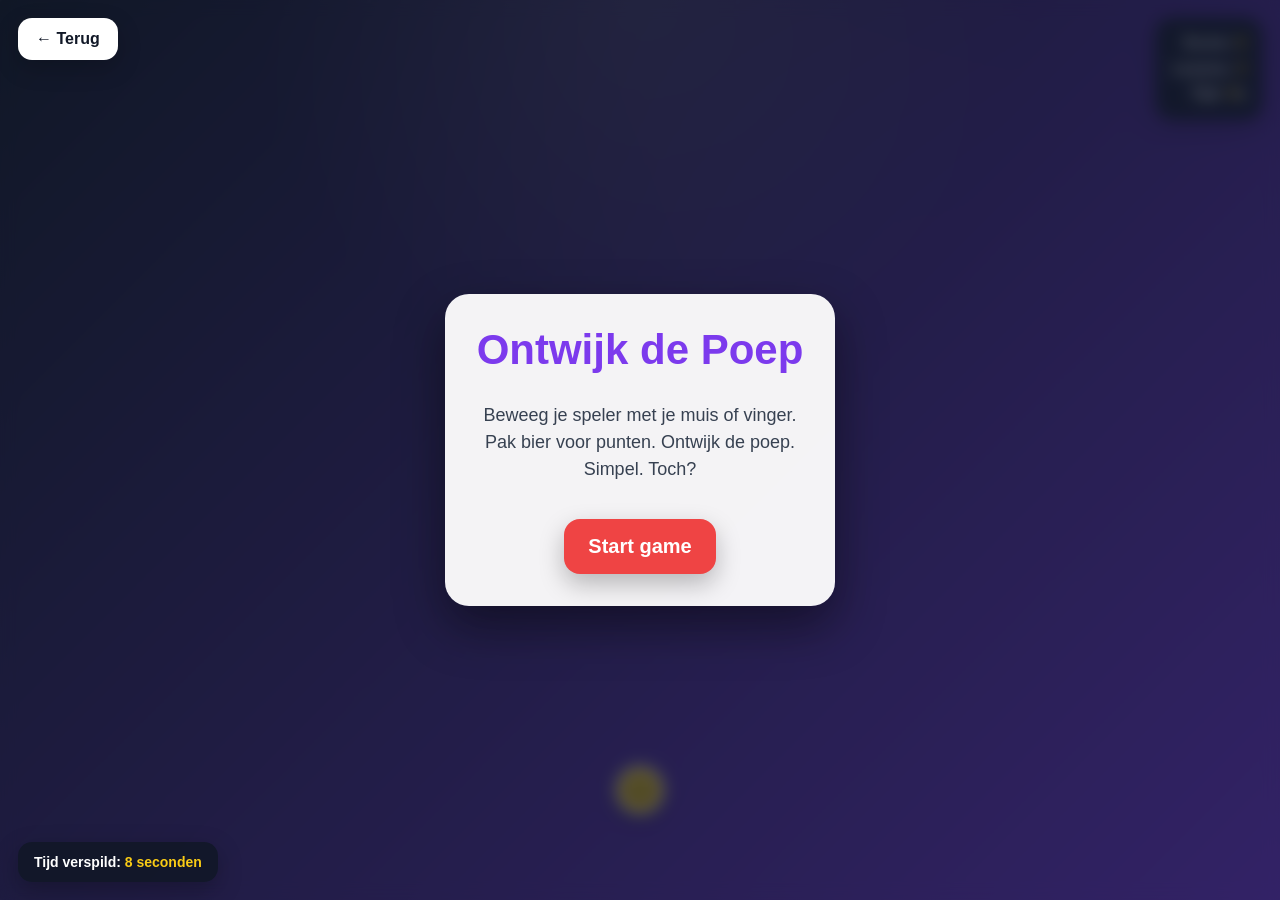
<file: game.html>
<!DOCTYPE html>
<html lang="nl">
<head>
  <meta charset="UTF-8">
  <meta name="viewport" content="width=device-width, initial-scale=1.0, user-scalable=no">
  <title>Game</title>

  <style>
    /* ALGEMEEN */
    body {
      margin: 0;
      min-height: 100vh;
      font-family: Arial, sans-serif;
      background: linear-gradient(135deg, #111827, #7c3aed);
      color: white;
      overflow: hidden;
      touch-action: none;
    }

    /* TIJD VERSPILD */
    #waste-timer {
      position: fixed;
      left: 18px;
      bottom: 18px;
      background: rgba(17, 24, 39, 0.9);
      color: white;
      padding: 12px 16px;
      border-radius: 14px;
      font-size: 14px;
      font-weight: bold;
      z-index: 9000;
      box-shadow: 0 8px 24px rgba(0,0,0,0.25);
    }

    #waste-time {
      color: #facc15;
    }

    /* TERUGKNOP */
    .back-button {
      position: fixed;
      top: 18px;
      left: 18px;
      background: white;
      color: #111827;
      text-decoration: none;
      padding: 12px 18px;
      border-radius: 14px;
      font-weight: bold;
      z-index: 5002;
      box-shadow: 0 8px 24px rgba(0,0,0,0.2);
      transition: transform 0.2s ease;
    }

    .back-button:hover {
      transform: scale(1.05);
    }

    /* GAME */
    #game-canvas {
      display: block;
      width: 100vw;
      height: 100vh;
      background:
        radial-gradient(circle at top, rgba(255,255,255,0.12), transparent 35%),
        linear-gradient(135deg, #111827, #7c3aed);
      transition: transform 0.05s ease;
    }

    .screen {
      position: fixed;
      inset: 0;
      display: flex;
      justify-content: center;
      align-items: center;
      text-align: center;
      z-index: 4000;
      padding: 20px;
      background: rgba(17, 24, 39, 0.68);
      backdrop-filter: blur(8px);
    }

    .screen-box {
      max-width: 560px;
      background: rgba(255,255,255,0.95);
      color: #111827;
      padding: 32px;
      border-radius: 24px;
      box-shadow: 0 20px 50px rgba(0,0,0,0.45);
    }

    .screen-box h1 {
      margin-top: 0;
      font-size: 42px;
      color: #7c3aed;
    }

    .screen-box p {
      font-size: 18px;
      line-height: 1.5;
      color: #374151;
    }

    .start-button {
      margin-top: 18px;
      background: #ef4444;
      color: white;
      border: none;
      padding: 16px 24px;
      border-radius: 16px;
      font-size: 20px;
      font-weight: bold;
      cursor: pointer;
      box-shadow: 0 10px 25px rgba(0,0,0,0.25);
      transition: transform 0.2s ease, background 0.2s ease;
    }

    .start-button:hover {
      background: #dc2626;
      transform: scale(1.05);
    }

    .hud {
      position: fixed;
      top: 18px;
      right: 18px;
      z-index: 3000;
      background: rgba(17, 24, 39, 0.88);
      padding: 12px 16px;
      border-radius: 16px;
      font-weight: bold;
      box-shadow: 0 8px 24px rgba(0,0,0,0.25);
      text-align: right;
      line-height: 1.6;
    }

    .hud span {
      color: #facc15;
    }

    #game-over-screen {
      display: none;
    }

    #final-message {
      font-weight: bold;
      color: #7c3aed;
    }

    /* MOBIEL */
    @media (max-width: 600px) {
      .back-button {
        top: 12px;
        left: 12px;
        padding: 10px 14px;
        font-size: 14px;
      }

      .hud {
        top: 12px;
        right: 12px;
        font-size: 13px;
        padding: 10px 12px;
      }

      #waste-timer {
        left: 12px;
        bottom: 12px;
        font-size: 12px;
        padding: 10px 12px;
      }

      .screen-box {
        padding: 24px;
      }

      .screen-box h1 {
        font-size: 32px;
      }

      .screen-box p {
        font-size: 16px;
      }

      .start-button {
        width: 100%;
      }
    }
  </style>
</head>

<body>

  <!-- Tijd verspild -->
  <div id="waste-timer">
    Tijd verspild: <span id="waste-time">0 seconden</span>
  </div>

  <!-- Terugknop -->
  <a class="back-button" href="index.html">← Terug</a>

  <!-- HUD -->
  <div class="hud">
    Score: <span id="score">0</span><br>
    Levens: <span id="lives">3</span><br>
    Tijd: <span id="time">0</span>s
  </div>

  <!-- Canvas -->
  <canvas id="game-canvas"></canvas>

  <!-- Startscherm -->
  <div class="screen" id="start-screen">
    <div class="screen-box">
      <h1>Ontwijk de Poep</h1>
      <p>
        Beweeg je speler met je muis of vinger.<br>
        Pak bier voor punten. Ontwijk de poep.<br>
        Simpel. Toch?
      </p>
      <button class="start-button" id="start-button">Start game</button>
    </div>
  </div>

  <!-- Game over scherm -->
  <div class="screen" id="game-over-screen">
    <div class="screen-box">
      <h1>Game over</h1>
      <p>Score: <strong id="final-score">0</strong></p>
      <p id="final-message">Je hebt bier gepakt en poep ontweken. Dat is eigenlijk het leven.</p>
      <button class="start-button" id="restart-button">Opnieuw spelen</button>
    </div>
  </div>

  <script>
    /* GAME SETUP */
    const canvas = document.getElementById("game-canvas");
    const ctx = canvas.getContext("2d");

    const startScreen = document.getElementById("start-screen");
    const gameOverScreen = document.getElementById("game-over-screen");

    const startButton = document.getElementById("start-button");
    const restartButton = document.getElementById("restart-button");

    const scoreText = document.getElementById("score");
    const livesText = document.getElementById("lives");
    const timeText = document.getElementById("time");
    const finalScoreText = document.getElementById("final-score");
    const finalMessageText = document.getElementById("final-message");

    let canvasWidth;
    let canvasHeight;

    let gameRunning = false;
    let score = 0;
    let lives = 3;
    let gameTime = 0;
    let lastTime = 0;
    let spawnTimer = 0;

    const player = {
      x: 0,
      y: 0,
      size: 46,
      targetX: 0,
      targetY: 0
    };

    let fallingObjects = [];

    const gameOverMessages = [
      "Je bent geraakt door poep. Klassiek.",
      "Je hebt bier gepakt en poep ontweken. Dat is eigenlijk het leven.",
      "Niet slecht. Niet goed ook, maar we blijven positief.",
      "Je reflexen zijn ongeveer net zo betrouwbaar als deze website.",
      "Game over. De poep heeft gewonnen.",
      "Je hebt gevochten als een held en verloren als een bezoeker van deze website.",
      "Dit was eigenlijk nog nuttiger dan de rode knop.",
      "Je hebt geprobeerd. Dat is meestal waar het misgaat.",
      "De poep kwam van boven. Jij stond eronder. Wiskunde.",
      "Soms win je. Soms word je geraakt door digitale stront.",
      "Je had één taak. Namelijk niet in de poep staan.",
      "Het bier was dichtbij. De poep helaas ook.",
      "Je bent gevallen voor de oudste truc uit het boek: zwaartekracht.",
      "Je hebt je best gedaan. De poep ook.",
      "Einde oefening. Ga even water drinken ofzo."
    ];

    function resizeCanvas() {
      canvasWidth = window.innerWidth;
      canvasHeight = window.innerHeight;

      canvas.width = canvasWidth;
      canvas.height = canvasHeight;

      if (!gameRunning) {
        player.x = canvasWidth / 2;
        player.y = canvasHeight - 110;
        player.targetX = player.x;
        player.targetY = player.y;
      }
    }

    window.addEventListener("resize", resizeCanvas);
    resizeCanvas();

    /* BESTURING */
    function movePlayer(clientX, clientY) {
      player.targetX = clientX;
      player.targetY = clientY;

      const margin = player.size / 2;

      if (player.targetX < margin) player.targetX = margin;
      if (player.targetX > canvasWidth - margin) player.targetX = canvasWidth - margin;
      if (player.targetY < 80) player.targetY = 80;
      if (player.targetY > canvasHeight - margin) player.targetY = canvasHeight - margin;
    }

    canvas.addEventListener("mousemove", (event) => {
      movePlayer(event.clientX, event.clientY);
    });

    canvas.addEventListener("touchmove", (event) => {
      event.preventDefault();

      const touch = event.touches[0];
      movePlayer(touch.clientX, touch.clientY);
    }, { passive: false });

    canvas.addEventListener("touchstart", (event) => {
      event.preventDefault();

      const touch = event.touches[0];
      movePlayer(touch.clientX, touch.clientY);
    }, { passive: false });

    /* START / RESTART */
    startButton.addEventListener("click", startGame);
    restartButton.addEventListener("click", startGame);

    function startGame() {
      score = 0;
      lives = 3;
      gameTime = 0;
      spawnTimer = 0;
      fallingObjects = [];

      player.x = canvasWidth / 2;
      player.y = canvasHeight - 110;
      player.targetX = player.x;
      player.targetY = player.y;

      scoreText.textContent = score;
      livesText.textContent = lives;
      timeText.textContent = Math.floor(gameTime);

      startScreen.style.display = "none";
      gameOverScreen.style.display = "none";

      gameRunning = true;
      lastTime = performance.now();
      requestAnimationFrame(gameLoop);
    }

    /* OBJECTEN */
    function spawnObject() {
      const random = Math.random();

      let type;
      let emoji;
      let size;
      let points;
      let damage;

      if (random < 0.68) {
        type = "poop";
        emoji = "💩";
        size = 58;
        points = 0;
        damage = 1;
      } else if (random < 0.93) {
        type = "beer";
        emoji = "🍺";
        size = 56;
        points = 10;
        damage = 0;
      } else {
        type = "heart";
        emoji = "❤️";
        size = 50;
        points = 0;
        damage = -1;
      }

      const baseSpeed = 120 + gameTime * 4;

      fallingObjects.push({
        type: type,
        emoji: emoji,
        x: Math.random() * (canvasWidth - 90) + 45,
        y: -70,
        size: size,
        speed: baseSpeed + Math.random() * 130,
        points: points,
        damage: damage,
        rotation: Math.random() * Math.PI * 2,
        spin: (Math.random() - 0.5) * 2
      });
    }

    /* GAME LOOP */
    function gameLoop(currentTime) {
      if (!gameRunning) return;

      const deltaTime = (currentTime - lastTime) / 1000;
      lastTime = currentTime;

      updateGame(deltaTime);
      drawGame();

      requestAnimationFrame(gameLoop);
    }

    function updateGame(deltaTime) {
      gameTime += deltaTime;
      spawnTimer += deltaTime;

      const spawnSpeed = Math.max(0.25, 0.85 - gameTime * 0.012);

      if (spawnTimer > spawnSpeed) {
        spawnObject();
        spawnTimer = 0;
      }

      player.x += (player.targetX - player.x) * 0.22;
      player.y += (player.targetY - player.y) * 0.22;

      for (let i = fallingObjects.length - 1; i >= 0; i--) {
        const object = fallingObjects[i];

        object.y += object.speed * deltaTime;
        object.rotation += object.spin * deltaTime;

        const distance = Math.hypot(player.x - object.x, player.y - object.y);
        const hitDistance = (player.size + object.size) / 2;

        if (distance < hitDistance) {
          handleCollision(object);
          fallingObjects.splice(i, 1);
          continue;
        }

        if (object.y > canvasHeight + 90) {
          fallingObjects.splice(i, 1);
        }
      }

      scoreText.textContent = score;
      livesText.textContent = lives;
      timeText.textContent = Math.floor(gameTime);

      if (lives <= 0) {
        endGame();
      }
    }

    function handleCollision(object) {
      if (object.type === "poop") {
        lives -= 1;
        score = Math.max(0, score - 5);
        screenShake();
      }

      if (object.type === "beer") {
        score += object.points;
        floatingText("+10", object.x, object.y, "#facc15");
      }

      if (object.type === "heart") {
        if (lives < 5) {
          lives += 1;
          floatingText("+1 leven", object.x, object.y, "#22c55e");
        } else {
          score += 15;
          floatingText("+15", object.x, object.y, "#22c55e");
        }
      }
    }

    function endGame() {
      gameRunning = false;

      const randomMessage =
        gameOverMessages[Math.floor(Math.random() * gameOverMessages.length)];

      finalScoreText.textContent = score;
      finalMessageText.textContent = randomMessage;

      gameOverScreen.style.display = "flex";
    }

    /* TEKENEN */
    function drawGame() {
      ctx.clearRect(0, 0, canvasWidth, canvasHeight);

      drawBackground();
      drawPlayer();

      for (const object of fallingObjects) {
        drawEmojiObject(object);
      }

      drawFloatingTexts();
    }

    function drawBackground() {
      ctx.fillStyle = "rgba(255,255,255,0.035)";

      for (let i = 0; i < 35; i++) {
        const x = (i * 97 + gameTime * 18) % canvasWidth;
        const y = (i * 53 + gameTime * 26) % canvasHeight;

        ctx.beginPath();
        ctx.arc(x, y, 2, 0, Math.PI * 2);
        ctx.fill();
      }
    }

    function drawPlayer() {
      ctx.save();

      ctx.translate(player.x, player.y);

      ctx.shadowColor = "rgba(0,0,0,0.45)";
      ctx.shadowBlur = 12;
      ctx.shadowOffsetY = 4;

      ctx.beginPath();
      ctx.arc(0, 0, player.size / 2, 0, Math.PI * 2);
      ctx.fillStyle = "#facc15";
      ctx.fill();

      ctx.lineWidth = 4;
      ctx.strokeStyle = "white";
      ctx.stroke();

      ctx.shadowColor = "transparent";
      ctx.shadowBlur = 0;
      ctx.shadowOffsetY = 0;

      ctx.font = "31px Arial";
      ctx.textAlign = "center";
      ctx.textBaseline = "middle";
      ctx.fillText("😐", 0, 1);

      ctx.restore();
    }

    function drawEmojiObject(object) {
      ctx.save();

      ctx.translate(object.x, object.y);
      ctx.rotate(object.rotation);

      let bgColor = "rgba(255,255,255,0.22)";
      let borderColor = "rgba(255,255,255,0.5)";

      if (object.type === "poop") {
        bgColor = "rgba(255,255,255,0.22)";
        borderColor = "rgba(255,255,255,0.55)";
      }

      if (object.type === "beer") {
        bgColor = "rgba(250,204,21,0.28)";
        borderColor = "rgba(250,204,21,0.8)";
      }

      if (object.type === "heart") {
        bgColor = "rgba(255,255,255,0.22)";
        borderColor = "rgba(255,255,255,0.65)";
      }

      /* Glow achter object */
      ctx.shadowColor = "rgba(0,0,0,0.5)";
      ctx.shadowBlur = 18;
      ctx.shadowOffsetY = 5;

      ctx.beginPath();
      ctx.arc(0, 0, object.size * 0.55, 0, Math.PI * 2);
      ctx.fillStyle = bgColor;
      ctx.fill();

      ctx.lineWidth = 3;
      ctx.strokeStyle = borderColor;
      ctx.stroke();

      /* Emoji zelf */
      ctx.shadowColor = "rgba(0,0,0,0.65)";
      ctx.shadowBlur = 10;
      ctx.shadowOffsetY = 3;

      ctx.font = object.size + "px Arial";
      ctx.textAlign = "center";
      ctx.textBaseline = "middle";
      ctx.fillText(object.emoji, 0, 2);

      ctx.restore();
    }

    /* FLOATING TEXT */
    let floatingTexts = [];

    function floatingText(text, x, y, color) {
      floatingTexts.push({
        text: text,
        x: x,
        y: y,
        color: color,
        life: 1
      });
    }

    function drawFloatingTexts() {
      for (let i = floatingTexts.length - 1; i >= 0; i--) {
        const item = floatingTexts[i];

        item.y -= 1.2;
        item.life -= 0.025;

        ctx.save();
        ctx.globalAlpha = item.life;
        ctx.font = "bold 22px Arial";
        ctx.textAlign = "center";
        ctx.textBaseline = "middle";
        ctx.fillStyle = item.color;
        ctx.shadowColor = "rgba(0,0,0,0.6)";
        ctx.shadowBlur = 8;
        ctx.fillText(item.text, item.x, item.y);
        ctx.restore();

        if (item.life <= 0) {
          floatingTexts.splice(i, 1);
        }
      }
    }

    function screenShake() {
      canvas.style.transform = "translateX(-8px)";

      setTimeout(() => {
        canvas.style.transform = "translateX(8px)";
      }, 50);

      setTimeout(() => {
        canvas.style.transform = "translateX(0)";
      }, 100);
    }

    drawGame();

    /* TIJD VERSPILD */
    const wasteTimeText = document.getElementById("waste-time");

    let totalWastedSeconds = Number(localStorage.getItem("totalWastedSeconds")) || 0;

    function showWasteTimer() {
      const hours = Math.floor(totalWastedSeconds / 3600);
      const minutes = Math.floor((totalWastedSeconds % 3600) / 60);
      const seconds = totalWastedSeconds % 60;

      if (hours > 0) {
        wasteTimeText.textContent =
          hours + " uur, " + minutes + " minuten en " + seconds + " seconden";
      } else if (minutes > 0) {
        wasteTimeText.textContent =
          minutes + " minuten en " + seconds + " seconden";
      } else {
        wasteTimeText.textContent = seconds + " seconden";
      }
    }

    showWasteTimer();

    setInterval(() => {
      totalWastedSeconds++;
      localStorage.setItem("totalWastedSeconds", totalWastedSeconds);
      showWasteTimer();
    }, 1000);
  </script>

</body>
</html>
</file>
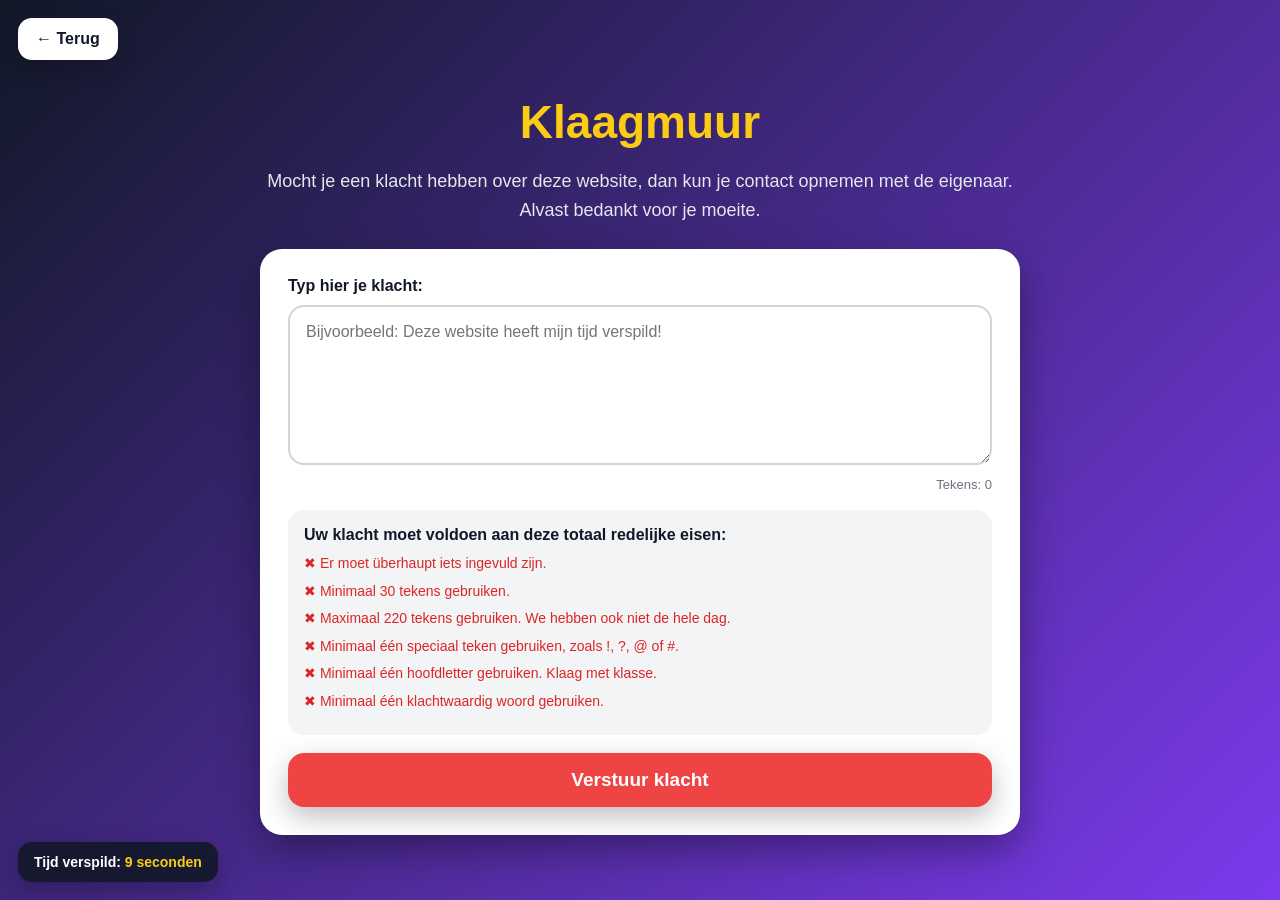
<file: klaagmuur.html>
<!DOCTYPE html>
<html lang="nl">
<head>
  <meta charset="UTF-8">
  <meta name="viewport" content="width=device-width, initial-scale=1.0">
  <title>Klaagmuur</title>

  <style>
    /* ALGEMEEN */
    body {
      margin: 0;
      min-height: 100vh;
      font-family: Arial, sans-serif;
      background: linear-gradient(135deg, #111827, #7c3aed);
      color: white;
      display: flex;
      justify-content: center;
      align-items: center;
      text-align: center;
      overflow-x: hidden;
    }

    .container {
      width: 90%;
      max-width: 760px;
      padding: 40px 0;
    }

    h1 {
      font-size: 46px;
      margin-bottom: 12px;
      color: #facc15;
    }

    p {
      color: #e5e7eb;
      font-size: 18px;
      line-height: 1.6;
      margin-bottom: 24px;
    }

    /* TIJD VERSPILD */
    #waste-timer {
      position: fixed;
      left: 18px;
      bottom: 18px;
      background: rgba(17, 24, 39, 0.9);
      color: white;
      padding: 12px 16px;
      border-radius: 14px;
      font-size: 14px;
      font-weight: bold;
      z-index: 9000;
      box-shadow: 0 8px 24px rgba(0,0,0,0.25);
    }

    #waste-time {
      color: #facc15;
    }

    /* TERUGKNOP */
    .back-button {
      position: fixed;
      top: 18px;
      left: 18px;
      background: white;
      color: #111827;
      text-decoration: none;
      padding: 12px 18px;
      border-radius: 14px;
      font-weight: bold;
      z-index: 5002;
      box-shadow: 0 8px 24px rgba(0,0,0,0.2);
      transition: transform 0.2s ease;
    }

    .back-button:hover {
      transform: scale(1.05);
    }

    /* FORMULIER */
    .complaint-box {
      background: white;
      color: #111827;
      border-radius: 22px;
      padding: 28px;
      box-shadow: 0 16px 40px rgba(0,0,0,0.35);
      text-align: left;
    }

    label {
      display: block;
      font-weight: bold;
      margin-bottom: 10px;
    }

    textarea {
      width: 100%;
      min-height: 160px;
      box-sizing: border-box;
      resize: vertical;
      border: 2px solid #d1d5db;
      border-radius: 16px;
      padding: 16px;
      font-size: 16px;
      font-family: Arial, sans-serif;
      outline: none;
    }

    textarea:focus {
      border-color: #7c3aed;
      box-shadow: 0 0 0 4px rgba(124, 58, 237, 0.15);
    }

    textarea:disabled {
      background: #f3f4f6;
      color: #6b7280;
    }

    .counter {
      margin-top: 8px;
      font-size: 13px;
      color: #6b7280;
      text-align: right;
    }

    /* EISEN */
    .requirements {
      margin-top: 18px;
      background: #f3f4f6;
      border-radius: 16px;
      padding: 16px;
    }

    .requirements-title {
      font-weight: bold;
      margin-bottom: 10px;
    }

    .requirement {
      margin: 8px 0;
      color: #dc2626;
      font-size: 14px;
      line-height: 1.4;
    }

    .requirement.good {
      color: #16a34a;
    }

    /* KNOP */
    .submit-button {
      margin-top: 18px;
      width: 100%;
      background: #ef4444;
      color: white;
      border: none;
      padding: 16px 22px;
      border-radius: 16px;
      font-size: 19px;
      font-weight: bold;
      cursor: pointer;
      box-shadow: 0 10px 28px rgba(0,0,0,0.25);
      transition:
        transform 0.18s ease,
        background 0.18s ease,
        box-shadow 0.18s ease;
    }

    .submit-button:hover {
      background: #dc2626;
      transform: scale(1.02);
    }

    .submit-button:active {
      transform: scale(0.95) rotate(-1deg);
      box-shadow: 0 5px 16px rgba(0,0,0,0.25);
    }

    .submit-button.loading {
      background: #f59e0b;
      cursor: wait;
    }

    .submit-button.sent {
      background: #16a34a;
      cursor: default;
    }

    .submit-button:disabled {
      opacity: 0.95;
    }

    .shake {
      animation: shake 0.35s ease;
    }

    @keyframes shake {
      0% {
        transform: translateX(0);
      }

      25% {
        transform: translateX(-8px);
      }

      50% {
        transform: translateX(8px);
      }

      75% {
        transform: translateX(-5px);
      }

      100% {
        transform: translateX(0);
      }
    }

    /* POPUP */
    #popup-background {
      position: fixed;
      inset: 0;
      background: rgba(0,0,0,0.6);
      display: none;
      justify-content: center;
      align-items: center;
      z-index: 10000;
      padding: 20px;
    }

    #popup {
      background: white;
      color: #111827;
      width: 100%;
      max-width: 480px;
      border-radius: 22px;
      padding: 26px;
      box-shadow: 0 20px 50px rgba(0,0,0,0.45);
      text-align: center;
      animation: popupIn 0.25s ease;
    }

    #popup h2 {
      margin-top: 0;
      color: #ef4444;
    }

    #popup.success h2 {
      color: #16a34a;
    }

    #popup-message {
      color: #374151;
      font-size: 17px;
      line-height: 1.5;
      margin-bottom: 22px;
    }

    #popup button {
      background: #111827;
      color: white;
      border: none;
      padding: 12px 18px;
      border-radius: 14px;
      font-weight: bold;
      cursor: pointer;
    }

    #popup button:hover {
      background: #374151;
    }

    @keyframes popupIn {
      from {
        opacity: 0;
        transform: scale(0.85) translateY(20px);
      }

      to {
        opacity: 1;
        transform: scale(1) translateY(0);
      }
    }

    /* MOBIEL */
    @media (max-width: 600px) {
      #waste-timer {
        left: 12px;
        bottom: 12px;
        font-size: 12px;
        padding: 10px 12px;
      }

      .back-button {
        top: 12px;
        left: 12px;
        padding: 10px 14px;
        font-size: 14px;
      }

      h1 {
        font-size: 34px;
      }

      p {
        font-size: 16px;
      }

      .complaint-box {
        padding: 22px;
      }

      textarea {
        min-height: 140px;
      }

      .container {
        padding-top: 80px;
        padding-bottom: 90px;
      }
    }
  </style>
</head>

<body>

  <!-- Tijd verspild -->
  <div id="waste-timer">
    Tijd verspild: <span id="waste-time">0 seconden</span>
  </div>

  <!-- Terugknop -->
  <a class="back-button" href="index.html">← Terug</a>

  <div class="container">
    <h1>Klaagmuur</h1>

    <p>
      Mocht je een klacht hebben over deze website, dan kun je contact opnemen met de eigenaar.
      Alvast bedankt voor je moeite.
    </p>

    <div class="complaint-box">
      <form id="complaint-form">
        <label for="complaint-text">Typ hier je klacht:</label>

        <textarea
          id="complaint-text"
          placeholder="Bijvoorbeeld: Deze website heeft mijn tijd verspild!"
        ></textarea>

        <div class="counter">
          Tekens: <span id="character-count">0</span>
        </div>

        <div class="requirements">
          <div class="requirements-title">Uw klacht moet voldoen aan deze totaal redelijke eisen:</div>

          <div class="requirement" id="rule-empty">✖ Er moet überhaupt iets ingevuld zijn.</div>
          <div class="requirement" id="rule-min">✖ Minimaal 30 tekens gebruiken.</div>
          <div class="requirement" id="rule-max">✖ Maximaal 220 tekens gebruiken. We hebben ook niet de hele dag.</div>
          <div class="requirement" id="rule-special">✖ Minimaal één speciaal teken gebruiken, zoals !, ?, @ of #.</div>
          <div class="requirement" id="rule-uppercase">✖ Minimaal één hoofdletter gebruiken. Klaag met klasse.</div>
          <div class="requirement" id="rule-angry">✖ Minimaal één klachtwaardig woord gebruiken.</div>
        </div>

        <button class="submit-button" id="submit-button" type="submit">
          Verstuur klacht
        </button>
      </form>
    </div>
  </div>

  <!-- Popup -->
  <div id="popup-background">
    <div id="popup">
      <h2 id="popup-title">Oeps.</h2>
      <p id="popup-message">Er is iets fout gegaan.</p>
      <button id="popup-close">Oké dan</button>
    </div>
  </div>

  <script>
    /* KLAAGMUUR */
    const complaintForm = document.getElementById("complaint-form");
    const complaintText = document.getElementById("complaint-text");
    const characterCount = document.getElementById("character-count");

    const submitButton = document.getElementById("submit-button");

    const popupBackground = document.getElementById("popup-background");
    const popup = document.getElementById("popup");
    const popupTitle = document.getElementById("popup-title");
    const popupMessage = document.getElementById("popup-message");
    const popupClose = document.getElementById("popup-close");

    const rules = {
      empty: document.getElementById("rule-empty"),
      min: document.getElementById("rule-min"),
      max: document.getElementById("rule-max"),
      special: document.getElementById("rule-special"),
      uppercase: document.getElementById("rule-uppercase"),
      angry: document.getElementById("rule-angry")
    };

    const angryWords = [
 "slecht",
  "kut",
  "klote",
  "kanker",
  "tyfus",
  "tering",
  "godver",
  "godverdomme",
  "verdomme",
  "shit",
  "fuck",
  "fucking",
  "irritant",
  "belachelijk",
  "stom",
  "dom",
  "waardeloos",
  "nutteloos",
  "zinloos",
  "klacht",
  "klagen",
  "boos",
  "kwaad",
  "woedend",
  "geïrriteerd",
  "geirriteerd",
  "schaam",
  "schaamte",
  "vreselijk",
  "verschrikkelijk",
  "drama",
  "dramatisch",
  "rommel",
  "bagger",
  "troep",
  "rotzooi",
  "bende",
  "haat",
  "haten",
  "vervelend",
  "mislukt",
  "fout",
  "kapot",
  "stuk",
  "werkt niet",
  "doet het niet",
  "niet leuk",
  "niet grappig",
  "saai",
  "lelijk",
  "traag",
  "langzaam",
  "waardeloos",
  "onzin",
  "flut",
  "prut",
  "ellende",
  "probleem",
  "problemen",
  "teleurstelling",
  "teleurgesteld",
  "jammer",
  "spijt",
  "verpest",
  "waardeloos",
  "ruk",
  "baggerzooi",
  "kutzooi",
  "schijt",
  "schijtirritant"
    ];

    const successMessages = [
      "Je klacht is verstuurd. Ik doe er niks mee.",
      "Je klacht is succesvol ontvangen en direct genegeerd.",
      "Bedankt voor je klacht. Hij is toegevoegd aan de stapel 'maakt niet uit'.",
      "Je klacht is verstuurd naar de eigenaar. De eigenaar heeft net gedaan alsof hij slaapt.",
      "Verstuurd. Er gebeurt verder helemaal niks.",
      "Je klacht is aangekomen. Helaas is dat ook het einde van dit proces.",
      "Succesvol verstuurd. Verwachte reactietijd: nooit.",
      "Je klacht staat nu veilig opgeslagen in Riley's denkbeeldige administratie.",
      "Bedankt. Je klacht wordt behandeld met dezelfde urgentie als een lege batterij in een afstandsbediening.",
      "Je klacht is verstuurd. Ik waardeer je bijdrage aan de totale hoeveelheid gezeur."
    ];

    let complaintWasSent = false;

    complaintText.addEventListener("input", () => {
      characterCount.textContent = complaintText.value.length;
      updateRules();
      resetButtonIfNeeded();
    });

    complaintForm.addEventListener("submit", (event) => {
      event.preventDefault();

      if (complaintWasSent) {
        showPopup(
          "Rustig aan.",
          "Je klacht is al verstuurd. Ik ging er toen al niks mee doen.",
          false
        );
        return;
      }

      const validation = getValidation();

      if (!validation.valid) {
        submitButton.classList.remove("shake");
        void submitButton.offsetWidth;
        submitButton.classList.add("shake");

        showPopup("Niet verstuurd.", validation.reason, false);
        return;
      }

      submitComplaintFake();
    });

    function getValidation() {
      const complaint = complaintText.value.trim();
      const length = complaint.length;

      if (length === 0) {
        return {
          valid: false,
          reason: "Je moet wel eerst iets typen. Ik kan geen lege klacht versturen om daarna te negeren."
        };
      }

      if (length < 30) {
        return {
          valid: false,
          reason: "Je klacht is te kort. Je moet nog " + (30 - length) + " tekens gebruiken."
        };
      }

      if (length > 220) {
        return {
          valid: false,
          reason: "Je klacht is te lang. Je hebt " + (length - 220) + " tekens te veel gebruikt."
        };
      }

      if (!/[!@#$%^&*(),.?":{}|<>]/.test(complaint)) {
        return {
          valid: false,
          reason: "Je klacht mist een speciaal teken. Gebruik bijvoorbeeld !, ?, @ of #. Waarom? Omdat het kan."
        };
      }

      if (!/[A-Z]/.test(complaint)) {
        return {
          valid: false,
          reason: "Je klacht mist een hoofdletter. Klaag alsof je ergens voor staat."
        };
      }

      if (!hasAngryWord(complaint)) {
        return {
          valid: false,
          reason: "Je klacht mist een klachtwaardig woord, zoals 'belachelijk', 'slecht', 'stom', 'drama' of iets in die richting."
        };
      }

      return {
        valid: true,
        reason: ""
      };
    }

    function updateRules() {
      const complaint = complaintText.value.trim();
      const length = complaint.length;

      setRule(rules.empty, length > 0, "Er moet überhaupt iets ingevuld zijn.");
      setRule(rules.min, length >= 30, "Minimaal 30 tekens gebruiken.");
      setRule(rules.max, length <= 220 && length > 0, "Maximaal 220 tekens gebruiken. We hebben ook niet de hele dag.");
      setRule(rules.special, /[!@#$%^&*(),.?":{}|<>]/.test(complaint), "Minimaal één speciaal teken gebruiken, zoals !, ?, @ of #.");
      setRule(rules.uppercase, /[A-Z]/.test(complaint), "Minimaal één hoofdletter gebruiken. Klaag met klasse.");
      setRule(rules.angry, hasAngryWord(complaint), "Minimaal één klachtwaardig woord gebruiken.");
    }

    function setRule(element, passed, text) {
      if (passed) {
        element.classList.add("good");
        element.textContent = "✔ " + text;
      } else {
        element.classList.remove("good");
        element.textContent = "✖ " + text;
      }
    }

    function hasAngryWord(text) {
      const lowerText = text.toLowerCase();

      return angryWords.some(word => lowerText.includes(word));
    }

    function getSpecialComplaintResponse(text) {
      const complaint = text.toLowerCase();

      const herkenning = [
        {
          woorden: ["tijd verspild", "tijdverspilling", "verspilde tijd", "mijn tijd", "kost tijd", "tijd gekost"],
          antwoord: "Je klacht is verstuurd. Maar eerlijk: je tijd was al verspild zodra je deze website opende."
        },
        {
          woorden: ["poep", "stront", "schijt", "drol", "poepgame"],
          antwoord: "Je klacht over poep is ontvangen. Helaas valt dit binnen de kernfunctionaliteit van deze website."
        },
        {
          woorden: ["rickroll", "gerickrolld", "rick astley", "never gonna give you up"],
          antwoord: "Je klacht over de Rickroll is afgewezen. Je bent zelf op een verdachte knop gaan klikken."
        },
        {
          woorden: ["bier", "grolsch", "pils", "alcohol"],
          antwoord: "Je klacht bevat bier. Deze wordt automatisch omgezet naar een compliment."
        },
        {
          woorden: ["lelijk", "slecht design", "ziet er niet uit", "mooier", "design"],
          antwoord: "Je klacht over het design is ontvangen. Helaas noemt de eigenaar dit gewoon stijl."
        },
        {
          woorden: ["traag", "langzaam", "laadt niet", "laden", "snelheid"],
          antwoord: "Je klacht over snelheid is ontvangen. De website doet gewoon rustig aan. Dat mag ook eens."
        },
        {
          woorden: ["bug", "fout", "werkt niet", "kapot", "mislukt"],
          antwoord: "Je klacht over een fout is ontvangen. Volgens de eigenaar is dit geen bug, maar karakter."
        },
        {
          woorden: ["kut", "klote", "irritant", "belachelijk", "stom", "waardeloos"],
          antwoord: "Je klacht klinkt boos genoeg. Hij is verstuurd naar de afdeling 'joh, wat vervelend'."
        },
        {
          woorden: ["riley", "eigenaar"],
          antwoord: "Je klacht over de eigenaar is ontvangen. De eigenaar heeft besloten zichzelf vrij te spreken."
        },
        {
          woorden: ["404", "pagina bestaat niet", "niet gevonden"],
          antwoord: "Je klacht over een ontbrekende pagina is ontvangen. Waarschijnlijk heb jij gewoon iets verkeerd gedaan."
        },
        {
          woorden: ["timer", "tijd verspild timer", "tijdverspilling timer"],
          antwoord: "Je klacht over de timer is ontvangen. De timer telt ondertussen vrolijk verder. Dat is zijn werk."
        },
        {
          woorden: ["telefoon", "mobiel", "iphone", "safari"],
          antwoord: "Je klacht over mobiel gebruik is ontvangen. De website doet zijn best, jouw telefoon waarschijnlijk ook."
        },
        {
          woorden: ["achterhoek", "normaal", "boogie"],
          antwoord: "Je klacht bevat Achterhoekse signalen. Deze klacht wordt met voorrang genegeerd onder het genot van bier."
        }
      ];

      for (const groep of herkenning) {
        if (groep.woorden.some(woord => complaint.includes(woord))) {
          return groep.antwoord;
        }
      }

      return null;
    }

    function submitComplaintFake() {
      submitButton.classList.add("loading");
      submitButton.textContent = "Klacht wordt verstuurd...";

      complaintText.disabled = true;
      submitButton.disabled = true;

      setTimeout(() => {
        complaintWasSent = true;

        submitButton.classList.remove("loading");
        submitButton.classList.add("sent");
        submitButton.textContent = "Verstuurd";

        const specialResponse = getSpecialComplaintResponse(complaintText.value);

        if (specialResponse) {
          showPopup("Verstuurd.", specialResponse, true);
        } else {
          const randomSuccess =
            successMessages[Math.floor(Math.random() * successMessages.length)];

          showPopup("Verstuurd.", randomSuccess, true);
        }
      }, 1800);
    }

    function resetButtonIfNeeded() {
      if (!complaintWasSent) {
        submitButton.classList.remove("loading", "sent");
        submitButton.textContent = "Verstuur klacht";
        submitButton.disabled = false;
      }
    }

    function showPopup(title, message, success) {
      popupTitle.textContent = title;
      popupMessage.textContent = message;

      if (success) {
        popup.classList.add("success");
      } else {
        popup.classList.remove("success");
      }

      popupBackground.style.display = "flex";
    }

    popupClose.addEventListener("click", () => {
      popupBackground.style.display = "none";
    });

    popupBackground.addEventListener("click", (event) => {
      if (event.target === popupBackground) {
        popupBackground.style.display = "none";
      }
    });

    updateRules();

    /* TIJD VERSPILD */
    const wasteTimeText = document.getElementById("waste-time");

    let totalWastedSeconds = Number(localStorage.getItem("totalWastedSeconds")) || 0;

    function showWasteTimer() {
      const hours = Math.floor(totalWastedSeconds / 3600);
      const minutes = Math.floor((totalWastedSeconds % 3600) / 60);
      const seconds = totalWastedSeconds % 60;

      if (hours > 0) {
        wasteTimeText.textContent =
          hours + " uur, " + minutes + " minuten en " + seconds + " seconden";
      } else if (minutes > 0) {
        wasteTimeText.textContent =
          minutes + " minuten en " + seconds + " seconden";
      } else {
        wasteTimeText.textContent = seconds + " seconden";
      }
    }

    showWasteTimer();

    setInterval(() => {
      totalWastedSeconds++;
      localStorage.setItem("totalWastedSeconds", totalWastedSeconds);
      showWasteTimer();
    }, 1000);
  </script>

</body>
</html>
</file>
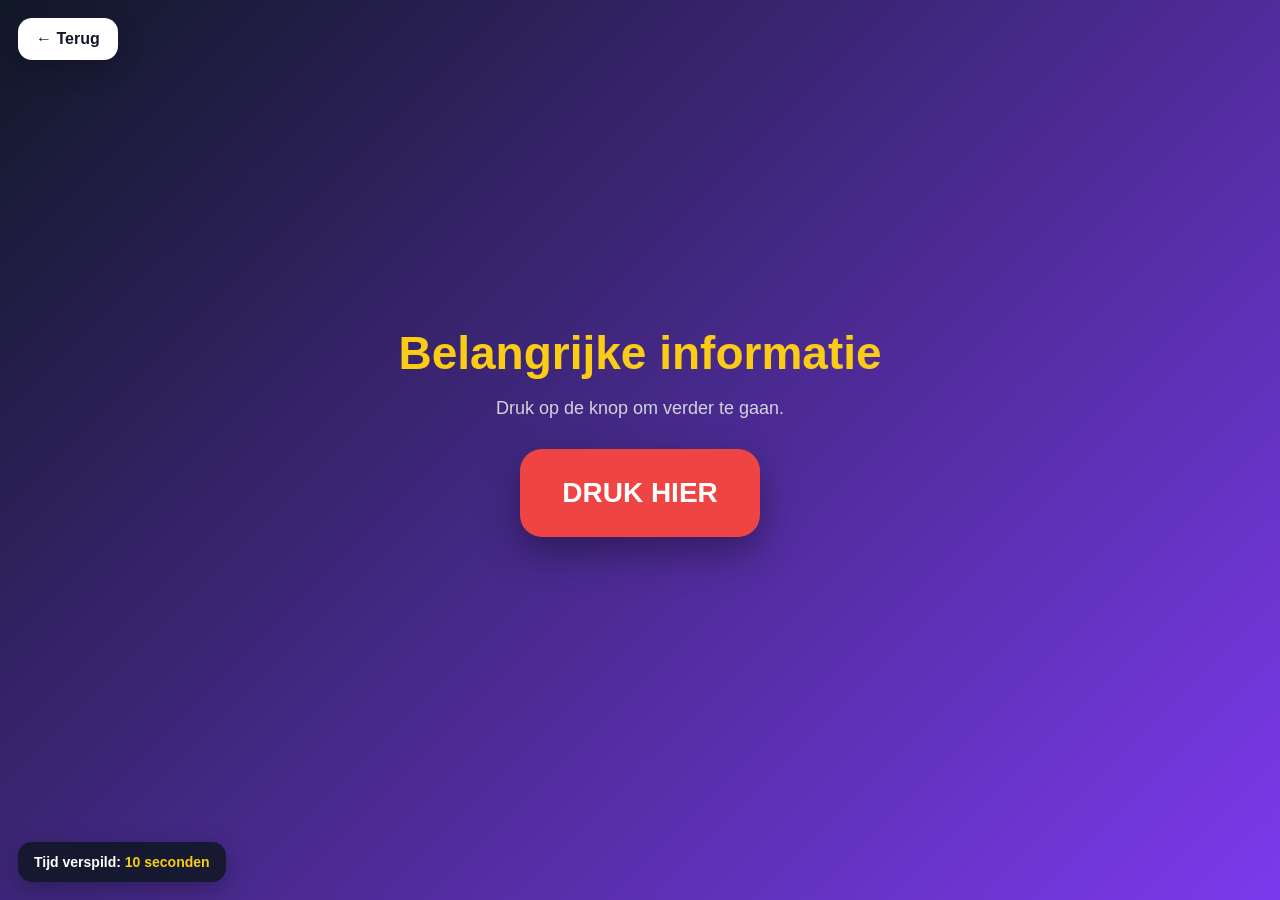
<file: knop.html>
<!DOCTYPE html>
<html lang="nl">
<head>
  <meta charset="UTF-8">
  <meta name="viewport" content="width=device-width, initial-scale=1.0">
  <title>Belangrijke informatie</title>

  <style>
    /* ALGEMEEN */
    body {
      margin: 0;
      min-height: 100vh;
      font-family: Arial, sans-serif;
      background: linear-gradient(135deg, #111827, #7c3aed);
      color: white;
      display: flex;
      justify-content: center;
      align-items: center;
      text-align: center;
      overflow-x: hidden;
    }

    .container {
      width: 90%;
      max-width: 750px;
      padding: 40px 0;
    }

    h1 {
      font-size: 46px;
      margin-bottom: 12px;
      color: #facc15;
    }

    p {
      color: #d1d5db;
      font-size: 18px;
      margin-bottom: 30px;
    }

    /* TIJD VERSPILD */
    #waste-timer {
      position: fixed;
      left: 18px;
      bottom: 18px;
      background: rgba(17, 24, 39, 0.9);
      color: white;
      padding: 12px 16px;
      border-radius: 14px;
      font-size: 14px;
      font-weight: bold;
      z-index: 9000;
      box-shadow: 0 8px 24px rgba(0,0,0,0.25);
    }

    #waste-time {
      color: #facc15;
    }

    /* TERUGKNOP */
    .back-button {
      position: fixed;
      top: 18px;
      left: 18px;
      background: white;
      color: #111827;
      text-decoration: none;
      padding: 12px 18px;
      border-radius: 14px;
      font-weight: bold;
      z-index: 5002;
      box-shadow: 0 8px 24px rgba(0,0,0,0.2);
      transition: transform 0.2s ease;
    }

    .back-button:hover {
      transform: scale(1.05);
    }

    /* DE KNOP */
    #useless-button {
      background: #ef4444;
      color: white;
      border: none;
      padding: 28px 42px;
      border-radius: 22px;
      font-size: 28px;
      font-weight: bold;
      cursor: pointer;
      box-shadow: 0 16px 38px rgba(0,0,0,0.35);
      transition:
        transform 0.18s ease,
        box-shadow 0.18s ease,
        background 0.18s ease;
    }

    #useless-button:hover {
      transform: scale(1.05);
      background: #dc2626;
    }

    #useless-button:active {
      transform: scale(0.92) rotate(-2deg);
      box-shadow: 0 8px 20px rgba(0,0,0,0.35);
    }

    .button-jump {
      animation: buttonJump 0.35s ease;
    }

    @keyframes buttonJump {
      0% {
        transform: scale(1) rotate(0deg);
      }

      30% {
        transform: scale(0.9) rotate(-4deg);
      }

      60% {
        transform: scale(1.12) rotate(4deg);
      }

      100% {
        transform: scale(1) rotate(0deg);
      }
    }

    /* TEKST NA KLIK */
    #button-message {
      min-height: 40px;
      margin-top: 28px;
      font-size: 22px;
      font-weight: bold;
      color: #facc15;
      opacity: 0;
      transition: opacity 0.7s ease;
    }

    #button-message.show {
      opacity: 1;
    }

    #button-message.hide {
      opacity: 0;
    }

    /* MOBIEL */
    @media (max-width: 600px) {
      #waste-timer {
        left: 12px;
        bottom: 12px;
        font-size: 12px;
        padding: 10px 12px;
      }

      .back-button {
        top: 12px;
        left: 12px;
        padding: 10px 14px;
        font-size: 14px;
      }

      h1 {
        font-size: 34px;
      }

      p {
        font-size: 16px;
      }

      #useless-button {
        width: 100%;
        font-size: 23px;
        padding: 24px 20px;
      }

      #button-message {
        font-size: 19px;
      }

      .container {
        padding-bottom: 80px;
      }
    }
  </style>
</head>

<body>

  <!-- Tijd verspild -->
  <div id="waste-timer">
    Tijd verspild: <span id="waste-time">0 seconden</span>
  </div>

  <!-- Terugknop -->
  <a class="back-button" href="index.html">← Terug</a>

  <div class="container">
    <h1>Belangrijke informatie</h1>
    <p>Druk op de knop om verder te gaan.</p>

    <button id="useless-button">DRUK HIER</button>

    <div id="button-message"></div>
  </div>

  <script>
    /* NUTTELOZE KNOP */
    const uselessButton = document.getElementById("useless-button");
    const buttonMessage = document.getElementById("button-message");

    const messages = [
  "Bedankt. Er is niks gebeurd.",
  "Deze klik is geregistreerd door helemaal niemand.",
  "Je hebt zojuist een knop ingedrukt. Knap hoor.",
  "Belangrijke informatie wordt nog steeds niet geladen.",
  "Waarom klik je eigenlijk?",
  "Dit was technisch gezien interactie.",
  "Je bent nu 1 klik verder in het leven.",
  "Systeemmelding: nutteloosheid succesvol uitgevoerd.",
  "Ik hoop dat dit was wat je zocht.",
  "Nog een keer dan?",
  "Deze knop heeft meer aandacht gekregen dan mijn planning.",
  "Gefeliciteerd. Je hebt rood aangeraakt.",
  "Er gebeurt écht niks. Dat is juist het punt.",
  "Klik bevestigd. Resultaat: teleurstelling.",
  "Deze knop doet alsof hij belangrijk is.",
  "Je internet werkt. Helaas.",
  "De knop voelt zich gewaardeerd.",
  "Dit had ook een e-mail kunnen zijn.",
  "Er wordt nu intern overlegd. Door niemand.",
  "Je klik is doorgestuurd naar de afdeling onzin.",
  "Fout 200: alles werkt, maar waarom?",
  "Je hebt de website een klein duwtje gegeven.",
  "De knop zegt bedankt. Denk ik.",
  "Er is precies nul vooruitgang geboekt.",
  "Je hebt niks opgelost, maar wel meegedaan.",
  "Dit moment komt nooit meer terug.",
  "De server zuchtte even.",
  "Je klik is met matige interesse ontvangen.",
  "Deze actie had geen gevolgen. Gelukkig.",
  "Er wordt een rapport gemaakt. Grapje.",
  "Je bent nu officieel onderdeel van het probleem.",
  "De knop is onder de indruk van je doorzettingsvermogen.",
  "Nog steeds geen belangrijke informatie gevonden.",
  "Dit is waarom we geen mooie dingen kunnen hebben.",
  "Je hebt de rode knop overleefd.",
  "Waarschuwing: nog een klik kan leiden tot nog een tekst.",
  "Er is iets gebeurd, maar niet hier.",
  "Deze website neemt jou nu minder serieus.",
  "Klikken is ook een hobby.",
  "Je hebt de knop wakker gemaakt.",
  "De knop gaat straks een klacht indienen.",
  "Resultaat: niets. Maar dan met animatie.",
  "Je bent gevaarlijk dicht bij productiviteit.",
  "Deze knop is net zo nuttig als een paraplu onder water.",
  "Je klik is opgeslagen in mijn denkbeeldige administratie.",
  "De knop wil graag met rust gelaten worden.",
  "Onverwachte fout: gebruiker blijft klikken.",
  "Je bent nu 3% interessanter geworden.",
  "Er wordt gezocht naar betekenis... geen resultaat.",
  "De knop twijfelt aan zijn bestaan.",
  "Je hebt een digitaal object aangeraakt. Modern hoor.",
  "Als dit je plan was, ging het perfect.",
  "De website doet alsof dit nodig was.",
  "Dit is geen bug, dit is persoonlijkheid.",
  "Je klik heeft precies de sfeer verbeterd.",
  "De knop heeft geen idee wat hij doet.",
  "Bezig met laden van belangrijkheid... mislukt.",
  "Deze informatie is zo belangrijk dat hij onzichtbaar is.",
  "Je hebt op de knop gedrukt. Dat mag.",
  "Kijk mam, interactie.",
  "De knop is rood omdat hij zich schaamt.",
  "Je verwachtte iets. Dat was je eerste fout.",
  "Er is een kans van 0% dat dit nuttig wordt.",
  "De knop heeft pauze nodig.",
  "Je klik is succesvol genegeerd.",
  "Dit is digitale bezigheidstherapie.",
  "De knop heeft zojuist promotie gemaakt naar nutteloos.",
  "Je bent niet verdwaald. Je bent precies waar de onzin is.",
  "De website waardeert je gebrek aan haast.",
  "Er is een klein beetje niks toegevoegd.",
  "De knop heeft je klik ontvangen en direct vergeten.",
  "Je hebt de illusie van controle ervaren.",
  "Nog één klik en er gebeurt waarschijnlijk weer niks.",
  "Je bent nu de eigenaar van deze teleurstelling.",
  "Dit is premium onzin.",
  "De knop doet zijn best. Dat is het probleem.",
  "Er wordt nu niks berekend.",
  "De knop is even emotioneel.",
  "Jouw klik maakt geen verschil. Mooi toch?",
  "Soms is niks ook iets. Maar dit niet.",
  "Deze knop is een sociaal experiment.",
  "Je bent nu verder van je doel dan net.",
  "Dank voor je bijdrage aan de leegte.",
  "De knop heeft besloten neutraal te blijven.",
  "Je klik is aangekomen in niemandsland.",
  "Dit is waarom de timer blijft oplopen.",
  "De knop is niet boos, alleen teleurgesteld.",
  "Je had ook water kunnen drinken.",
  "Er is een vergadering gepland over deze klik.",
  "De vergadering is geannuleerd wegens gebrek aan nut.",
  "Je klik heeft de economie niet geholpen.",
  "Deze knop is gemaakt met twijfel.",
  "Het systeem zegt: ja hoor.",
  "Je hebt een keuze gemaakt. Niet per se een goede.",
  "De knop doet nu alsof hij druk is.",
  "Er is geen weg terug. Behalve de terugknop.",
  "Je zit nu diep in de knop-lore.",
  "Deze klik wordt later belangrijk. Misschien. Nee.",
  "Je hebt een rood probleem aangeraakt.",
  "De knop heeft je gezien.",
  "Je bent officieel een knopdrukker.",
  "Het internet is trots op je. Een beetje.",
  "De knop is functioneel nutteloos.",
  "Er is geen prijs. Alleen dit bericht.",
  "De knop fluistert: waarom?",
  "Je hebt het mysterie niet opgelost.",
  "Dit was de verkeerde juiste keuze.",
  "De knop is nu warmer door je aandacht.",
  "Je hebt niks gewonnen, maar ook niks verloren. Behalve tijd.",
  "De knop vindt dit ongemakkelijk worden.",
  "Je klik is verwerkt door kabouters.",
  "Kabouters zeggen: laat ons erbuiten.",
  "Deze pagina had budget voor één knop.",
  "De knop is de hoofdpersoon nu.",
  "Je bent alweer aan het klikken hè.",
  "Dit is niet waar je ouders op hoopten.",
  "De knop heeft geen toekomstplan.",
  "Je bent niet dom. Alleen nieuwsgierig op een risicovolle manier.",
  "De website heeft nu meer data. Namelijk: jij klikt.",
  "De knop voelt zich gebruikt.",
  "Je hebt net een seconde verspild. De timer zag het.",
  "Deze knop is rood vanwege de schaamte.",
  "Niet alles hoeft zin te hebben. Kijk maar.",
  "Je bent onderdeel van de gebruikerservaring. Sorry.",
  "De knop heeft een burn-out aangevraagd.",
  "Er is geen geheime functie. Of toch? Nee.",
  "Je klik is doorgestuurd naar de prullenbak.",
  "De prullenbak heeft geweigerd.",
  "Deze knop is eigenlijk decoratie met praatjes.",
  "Gefeliciteerd met je deelname.",
  "Je bent nu tijdelijk knopmanager.",
  "Knopmanager is geen betaalde functie.",
  "De knop zegt: mooi wark.",
  "Eerst koffie, dan pas functionaliteit.",
  "Er wordt niks geladen, maar wel met overtuiging.",
  "Je hebt de website moreel ondersteund.",
  "De knop is blij dat iemand hem nodig heeft.",
  "Dit is de digitale variant van tegen een paal lopen.",
  "Deze klik gaat de geschiedenis niet halen.",
  "Je hebt geen fout gemaakt. De knop wel.",
  "Dit bericht verdwijnt zo. Net als je tijd.",
  "De knop doet net alsof hij professioneel is.",
  "Je bent op zoek naar betekenis op de verkeerde pagina.",
  "De knop is kort beschikbaar voor interviews.",
  "Je hebt een knop gevonden. Gefeliciteerd Sherlock.",
  "Je klik is belangrijk voor ons. Niet echt.",
  "Er is een storing in de nuttigheid.",
  "Alles werkt naar behoren. Helaas.",
  "De knop heeft jouw vertrouwen niet verdiend.",
  "Je kunt stoppen wanneer je wilt. Zeggen ze.",
  "Deze knop is een val, maar wel een eerlijke.",
  "De tekst verdwijnt straks. De schaamte blijft.",
  "Je hebt officieel teveel vertrouwen in rode knoppen.",
  "De knop respecteert je koppigheid.",
  "Niks gevonden. Probeer vooral opnieuw, dat helpt vast.",
  "Je bent nu één klik dichter bij niks.",
  "De knop heeft geen spijt.",
  "Deze website is nog in ontwikkeling. Jij ook.",
  "Klikken op rood blijft een keuze.",
  "De knop heeft geen handleiding. Dat merk je.",
  "Hier had belangrijke informatie kunnen staan.",
  "Maar nee.",
  "Dit is het.",
  "Meer hadden we niet.",
  "Toch klik je door.",
  "Indrukwekkend.",
  "Zorgwekkend, maar indrukwekkend.",
  "Je klikniveau is zorgwekkend hoog.",
  "Zelfs de knop denkt: rustig aan, maat.",
  "Je hebt de concentratie van een goudvis met wifi.",
  "Deze knop is slimmer dan hij eruitziet. Jij helaas ook.",
  "Je bent niet de doelgroep, je bent het experiment.",
  "Je klikt alsof je betaald krijgt. Dat krijg je niet.",
  "Je bent officieel te makkelijk te vermaken.",
  "Zelfs een baksteen zou nu vragen wat je aan het doen bent.",
  "De knop heeft zojuist respect verloren.",
  "Je bent geen probleemoplosser, je bent een probleemverlenger.",
  "Dit is niet dom. Dit is professioneel tijdverlies.",
  "Je hebt de energie van iemand die een handleiding overslaat.",
  "Je bent precies waarom er waarschuwingslabels bestaan.",
  "De knop heeft je IQ niet gemeten. Uit beleefdheid.",
  "Je bent niet verdwaald, je bent gewoon verkeerd bezig.",
  "Zelfs Internet Explorer zou sneller doorhebben dat dit niks doet.",
  "Je klikgedrag is voer voor psychologen.",
  "Je bent de reden dat rode knoppen achter glas horen.",
  "Je bent niet koppig, je bent klikmatig beperkt.",
  "De knop wil graag afstand nemen van deze relatie.",
  "Je verwacht resultaat van een nutteloze knop. Dapper.",
  "Er is hoop. Niet hier, maar ergens.",
  "Je bent zo ver gekomen en toch nergens aangekomen.",
  "Dit is waarom de website geen verantwoordelijkheid neemt.",
  "Je hebt de knop aangeraakt alsof dat verstandig was.",
  "De knop is niet boos, maar hij praat straks wel over je.",
  "Je bent een lopende gebruikerstest zonder toestemming.",
  "Zelfs de timer schaamt zich voor jou.",
  "Je bent niet slecht bezig. Je bent bijzonder bezig.",
  "Deze klik was niet je beste moment.",
  "Je hebt de uitstraling van iemand die akkoord klikt zonder te lezen.",
  "De knop vraagt zich af of alles thuis goed gaat.",
  "Je bent officieel minder nuttig dan deze knop. En dat zegt wat.",
  "Dit is digitale zelfvernedering met animatie.",
  "Je bent niet dom, je bent interactief ongelukkig.",
  "De knop is rood omdat jij hem stress geeft.",
  "Je hebt een gave voor verkeerde keuzes.",
  "Zelfs de 404-pagina heeft meer richting dan jij nu.",
  "Je bent op dit moment content voor mijn website.",
  "De knop heeft je opgeslagen onder: apart geval.",
  "Je bent een beta-tester van teleurstelling.",
  "Er is geen diploma voor dit gedrag. Gelukkig.",
  "Je klik is ontvangen en beoordeeld als twijfelachtig.",
  "De knop vindt jou intens aanwezig.",
  "Je bent niet snel afgeleid. Je bent gewoon hier beland.",
  "Deze pagina had één taak: jou bezighouden. Gelukt, helaas.",
  "Je bent het menselijke equivalent van 'later herinneren'.",
  "De knop heeft zichzelf net lager gewaardeerd door jouw klik.",
  "Je bent zo nieuwsgierig dat het bijna gevaarlijk wordt.",
  "Je bent niet de held van dit verhaal. De knop ook niet.",
  "Zelfs de muis/touchscreen wil pauze.",
  "Je hebt een indrukwekkend gebrek aan urgentie.",
  "Dit is geen interactie meer, dit is een relatieprobleem.",
  "De knop heeft jouw klik persoonlijk opgevat.",
  "Je bent precies het soort persoon dat op 'niet klikken' klikt.",
  "De knop is nu emotioneel unavailable.",
  "Je hebt vandaag iets gedaan. Helaas was het dit.",
  "Je bent een wandelende advertentie voor schermtijdlimieten.",
  "Deze knop is nutteloos, maar jij maakt het erger.",
  "Je hebt het doorzettingsvermogen van iemand zonder planning.",
  "De knop wil graag anoniem blijven.",
  "Je bent niet bezig met ontdekken, je bent bezig met verliezen.",
  "De website heeft je beoordeeld: vermakelijk, maar verdacht.",
  "Je klik is naar HR gestuurd.",
  "HR wil hier niks mee te maken hebben.",
  "Je bent niet raar. Je bent website-compatibel.",
  "De knop noemt dit geen klikken meer, maar lastigvallen.",
  "Je bent nu officieel onderdeel van de folklore.",
  "De knop heeft zijn advocaat gebeld.",
  "Advocaat zegt: stop met klikken.",
  "Je bent bijzonder. Niet altijd positief.",
  "De knop vindt dat je even naar buiten moet.",
  "Dit is niet gezond, maar wel meetbaar.",
  "Je bent het bewijs dat interactie niet altijd vooruitgang is.",
  "Je klik had ambitie, maar geen inhoud.",
  "De knop is teleurgesteld in je keuzes, niet in jou. Misschien.",
  "Je bent geen gebruiker meer, je bent een waarschuwing.",
  "Deze pagina is een spiegel. En hij liegt niet.",
  "Je bent zo diep gezonken dat zelfs de footer je niet meer ziet.",
  "De knop zegt: doe normaal. Dan doe je al gek genoeg.",
  "Je bent waarschijnlijk aardig, maar dit helpt je zaak niet.",
  "De knop heeft een mute-knop voor jou gewenst.",
  "Je bent de reden dat deze tekst bestaat. Denk daar eens over na.",
  "Dit is precies waarom ik geen echte functies bouw.",
  "Je bent niet verloren. Je hebt alleen slechte navigatie.",
  "De knop waardeert je aandacht, maar niet je beslissingen.",
  "Je klik was moedig. Onnodig, maar moedig.",
  "Je hebt digitaal tegen een deur geduwd waar 'trekken' op stond.",
  "De knop heeft je toegevoegd aan zijn zwarte lijst.",
  "Je bent niet het probleem. Oké, misschien een beetje.",
  "Deze klik had voorkomen kunnen worden.",
  "Je bent nu zo lang bezig dat de knop huur gaat vragen.",
  "De knop is inmiddels emotioneel gehecht. Dat is jouw schuld.",
  "Je hebt exact nul dingen verbeterd.",
  "Deze pagina is dom, maar jij blijft terugkomen.",
  "Je bent officieel te vermaken met weinig middelen.",
  "De knop noemt dit geen bezoek meer, maar verblijf.",
  "Je bent een wandelende Ctrl+Z.",
  "Deze knop is jouw persoonlijke tijdlek.",
  "Je hebt de verkeerde kant van nieuwsgierigheid gekozen.",
  "De knop zou je blokkeren, maar hij kan niet.",
  "Je bent precies waarom pop-ups bestaan.",
  "Zelfs spam-mails hebben meer doelgerichtheid.",
  "Je klik heeft minder impact dan een zucht in de wind.",
  "De knop is niet boos. De knop is moe.",
  "Je bent geweldig in nutteloze dingen. Dat is ook talent."
    ];

    let messageTimeout;

    uselessButton.addEventListener("click", () => {
      const randomMessage = messages[Math.floor(Math.random() * messages.length)];

      uselessButton.classList.remove("button-jump");
      void uselessButton.offsetWidth;
      uselessButton.classList.add("button-jump");

      buttonMessage.textContent = randomMessage;
      buttonMessage.classList.remove("hide");
      buttonMessage.classList.add("show");

      clearTimeout(messageTimeout);

      messageTimeout = setTimeout(() => {
        buttonMessage.classList.remove("show");
        buttonMessage.classList.add("hide");
      }, 3000);
    });

    /* TIJD VERSPILD */
    const wasteTimeText = document.getElementById("waste-time");

    let totalWastedSeconds = Number(localStorage.getItem("totalWastedSeconds")) || 0;

    function showWasteTimer() {
      const hours = Math.floor(totalWastedSeconds / 3600);
      const minutes = Math.floor((totalWastedSeconds % 3600) / 60);
      const seconds = totalWastedSeconds % 60;

      if (hours > 0) {
        wasteTimeText.textContent =
          hours + " uur, " + minutes + " minuten en " + seconds + " seconden";
      } else if (minutes > 0) {
        wasteTimeText.textContent =
          minutes + " minuten en " + seconds + " seconden";
      } else {
        wasteTimeText.textContent = seconds + " seconden";
      }
    }

    showWasteTimer();

    setInterval(() => {
      totalWastedSeconds++;
      localStorage.setItem("totalWastedSeconds", totalWastedSeconds);
      showWasteTimer();
    }, 1000);
  </script>

</body>
</html>
</file>
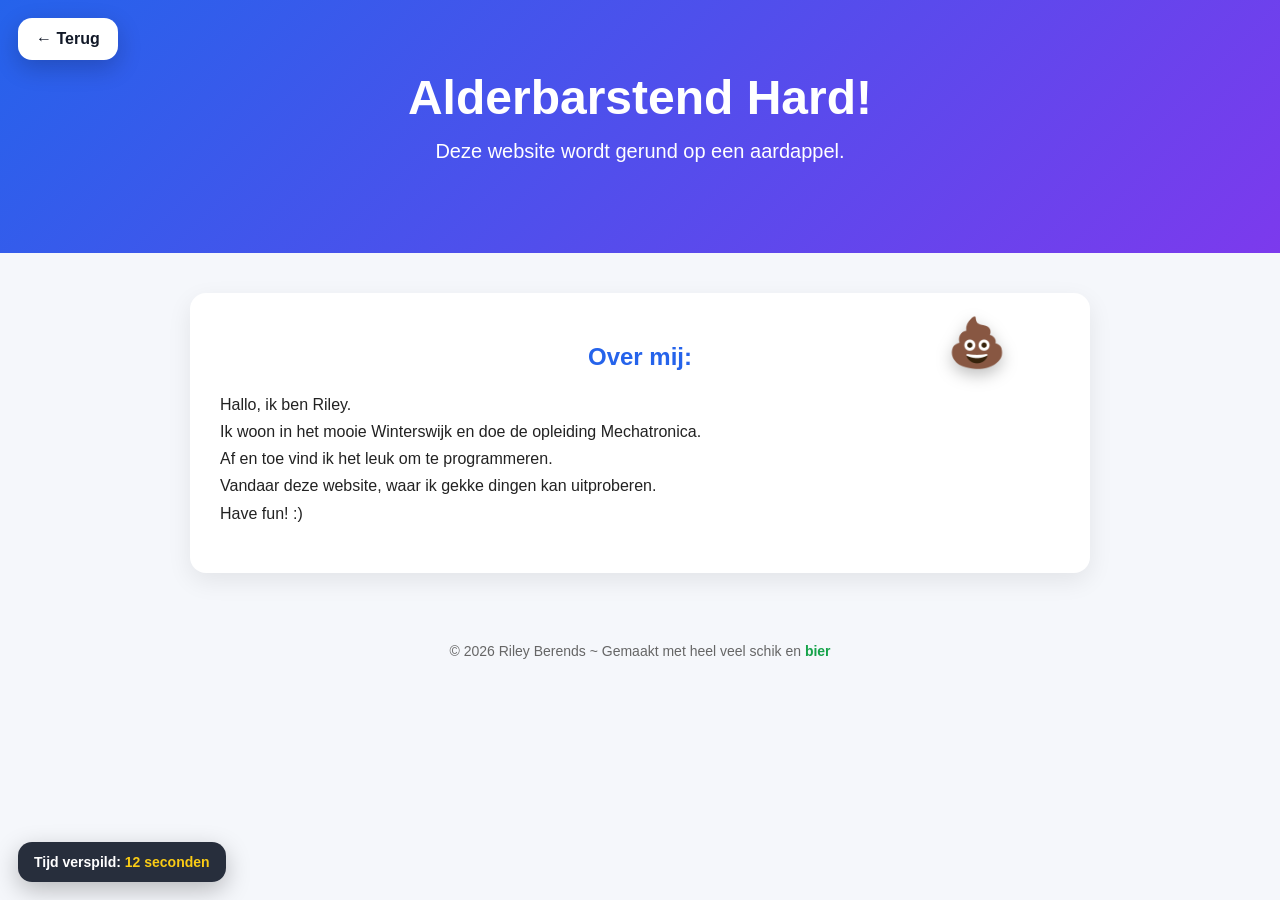
<file: over-mij.html>
<!DOCTYPE html>
<html lang="nl">
<head>
  <meta charset="UTF-8">
  <meta name="viewport" content="width=device-width, initial-scale=1.0">
  <title>Over mij</title>

  <style>
    /* ALGEMEEN */
    body {
      margin: 0;
      font-family: Arial, sans-serif;
      background: #f5f7fb;
      color: #222;
      overflow-x: hidden;
    }

    #game-page {
      min-height: 100vh;
    }

    /* TIJD VERSPILD */
    #waste-timer {
      position: fixed;
      left: 18px;
      bottom: 18px;
      background: rgba(17, 24, 39, 0.9);
      color: white;
      padding: 12px 16px;
      border-radius: 14px;
      font-size: 14px;
      font-weight: bold;
      z-index: 9000;
      box-shadow: 0 8px 24px rgba(0,0,0,0.25);
    }

    #waste-time {
      color: #facc15;
    }

    /* TERUGKNOP */
    .back-button {
      position: fixed;
      top: 18px;
      left: 18px;
      background: white;
      color: #111827;
      text-decoration: none;
      padding: 12px 18px;
      border-radius: 14px;
      font-weight: bold;
      z-index: 5002;
      box-shadow: 0 8px 24px rgba(0,0,0,0.2);
      transition: transform 0.2s ease;
    }

    .back-button:hover {
      transform: scale(1.05);
    }

    /* HEADER */
    header {
      background: linear-gradient(135deg, #2563eb, #7c3aed);
      color: white;
      text-align: center;
      padding: 70px 20px;
    }

    header h1 {
      font-size: 48px;
      margin: 0;
    }

    header p {
      font-size: 20px;
      margin-top: 15px;
    }

    /* INHOUD */
    main {
      max-width: 900px;
      margin: 40px auto;
      padding: 0 20px;
      text-align: center;
    }

    .info-box {
      background: white;
      padding: 30px;
      border-radius: 16px;
      box-shadow: 0 8px 24px rgba(0,0,0,0.08);
    }

    .info-box h2 {
      color: #2563eb;
    }

    .info-box p {
      line-height: 1.7;
      text-align: left;
      white-space: pre-line;
    }

    /* POEP CLICKER */
    #poop {
      position: fixed;
      left: 50px;
      top: 50px;
      font-size: 48px;
      cursor: pointer;
      z-index: 5000;
      user-select: none;
      transition:
        left 1.8s ease-in-out,
        top 1.8s ease-in-out,
        transform 0.15s ease;
      filter: drop-shadow(0 6px 8px rgba(0,0,0,0.25));
    }

    #poop:hover {
      transform: scale(1.2) rotate(10deg);
    }

    #poop:active {
      transform: scale(0.9) rotate(-10deg);
    }

    #poop-counter {
      position: fixed;
      top: 20px;
      right: 20px;
      background: #111827;
      color: white;
      padding: 16px 22px;
      border-radius: 16px;
      font-size: 18px;
      font-weight: bold;
      z-index: 5001;
      display: none;
      box-shadow: 0 8px 24px rgba(0,0,0,0.25);
    }

    #poop-counter span {
      color: #facc15;
    }

    .plus-one {
      position: fixed;
      font-size: 24px;
      font-weight: bold;
      color: #7c3aed;
      z-index: 6000;
      pointer-events: none;
      animation: floatUp 0.8s ease-out forwards;
    }

    @keyframes floatUp {
      from {
        opacity: 1;
        transform: translateY(0) scale(1);
      }

      to {
        opacity: 0;
        transform: translateY(-50px) scale(1.5);
      }
    }

    /* ACHIEVEMENT */
    #achievement {
      position: fixed;
      left: 50%;
      bottom: 30px;
      transform: translateX(-50%);
      background: #111827;
      color: white;
      padding: 18px 24px;
      border-radius: 18px;
      font-size: 18px;
      font-weight: bold;
      z-index: 7000;
      display: none;
      cursor: pointer;
      box-shadow: 0 10px 30px rgba(0,0,0,0.35);
      animation: achievementPop 0.4s ease-out;
      text-align: center;
    }

    #achievement span {
      color: #facc15;
    }

    #achievement:hover {
      transform: translateX(-50%) scale(1.05);
    }

    @keyframes achievementPop {
      from {
        opacity: 0;
        transform: translateX(-50%) translateY(30px) scale(0.8);
      }

      to {
        opacity: 1;
        transform: translateX(-50%) translateY(0) scale(1);
      }
    }

    /* GROTE POEP SCHERM */
    #big-poop-page {
      display: none;
      height: 100vh;
      background: #f5f7fb;
      justify-content: center;
      align-items: center;
      overflow: hidden;
    }

    .grote-poep {
      font-size: 260px;
      user-select: none;
      animation: zitDaar 2s ease-in-out infinite;
      filter: drop-shadow(0 18px 18px rgba(0,0,0,0.25));
    }

    @keyframes zitDaar {
      0% {
        transform: scale(1) rotate(-2deg);
      }

      50% {
        transform: scale(1.06) rotate(2deg);
      }

      100% {
        transform: scale(1) rotate(-2deg);
      }
    }

    /* FOOTER */
    footer {
      text-align: center;
      padding: 30px;
      margin-top: 35px;
      font-size: 14px;
      color: #666;
    }

    footer .bier-link {
      color: #16a34a;
      font-weight: bold;
      text-decoration: none;
    }

    footer .bier-link:hover {
      color: #15803d;
      text-decoration: underline;
    }

    /* MOBIEL */
    @media (max-width: 600px) {
      #waste-timer {
        left: 12px;
        bottom: 12px;
        font-size: 12px;
        padding: 10px 12px;
      }

      .back-button {
        top: 12px;
        left: 12px;
        padding: 10px 14px;
        font-size: 14px;
      }

      header {
        padding: 65px 16px 50px;
      }

      header h1 {
        font-size: 36px;
      }

      header p {
        font-size: 17px;
      }

      main {
        margin: 25px auto;
        padding: 0 14px;
      }

      .info-box {
        padding: 22px;
      }

      #poop {
        font-size: 42px;
      }

      #poop-counter {
        top: 12px;
        right: 12px;
        padding: 12px 16px;
        font-size: 15px;
        border-radius: 12px;
      }

      #achievement {
        width: calc(100% - 50px);
        bottom: 90px;
        font-size: 15px;
        padding: 16px;
      }

      .grote-poep {
        font-size: 160px;
      }

      footer {
        padding-bottom: 70px;
      }
    }
  </style>
</head>

<body>

  <!-- Tijd verspild -->
  <div id="waste-timer">
    Tijd verspild: <span id="waste-time">0 seconden</span>
  </div>

  <!-- Over mij pagina -->
  <div id="game-page">

    <!-- Terugknop -->
    <a class="back-button" href="index.html">← Terug</a>

    <!-- Poep clicker -->
    <div id="poop-counter">
      💩 Poepjes: <span id="poop-count">0</span>
    </div>

    <div id="achievement">
      🏆 Achievement unlocked<br>
      <span>Jij hebt echt geen leven......</span>
    </div>

    <div id="poop">💩</div>

    <header>
      <h1>Alderbarstend Hard!</h1>
      <p>Deze website wordt gerund op een aardappel.</p>
    </header>

    <main>
      <div class="info-box">
        <h2>Over mij:</h2>

        <p>Hallo, ik ben Riley.
          Ik woon in het mooie Winterswijk en doe de opleiding Mechatronica.
          Af en toe vind ik het leuk om te programmeren.
          Vandaar deze website, waar ik gekke dingen kan uitproberen.
          Have fun!  :) </p>
      </div>
    </main>

    <footer>
      © 2026 Riley Berends ~ Gemaakt met heel veel schik en
      <a class="bier-link" href="https://www.grolsch.nl/" target="_blank">bier</a>
    </footer>

  </div>

  <!-- Grote poep scherm -->
  <div id="big-poop-page">
    <div class="grote-poep">💩</div>
  </div>

  <script>
    /* POEP CLICKER */
    const poop = document.getElementById("poop");
    const poopCounter = document.getElementById("poop-counter");
    const poopCountText = document.getElementById("poop-count");
    const achievement = document.getElementById("achievement");

    const gamePage = document.getElementById("game-page");
    const bigPoopPage = document.getElementById("big-poop-page");

    let poopCount = 0;
    let achievementUnlocked = false;

    function movePoop() {
      const poopSize = 70;
      const maxX = window.innerWidth - poopSize;
      const maxY = window.innerHeight - poopSize;

      const randomX = Math.floor(Math.random() * maxX);
      const randomY = Math.floor(Math.random() * maxY);

      poop.style.left = randomX + "px";
      poop.style.top = randomY + "px";
    }

    movePoop();
    setInterval(movePoop, 1800);

    poop.addEventListener("click", () => {
      poopCount++;
      poopCountText.textContent = poopCount;
      poopCounter.style.display = "block";

      if (poopCount >= 100 && achievementUnlocked === false) {
        achievementUnlocked = true;
        achievement.style.display = "block";
      }

      const plusOne = document.createElement("div");
      plusOne.className = "plus-one";
      plusOne.textContent = "+1 💩";

      const poopRect = poop.getBoundingClientRect();
      plusOne.style.left = poopRect.left + 20 + "px";
      plusOne.style.top = poopRect.top + "px";

      document.body.appendChild(plusOne);

      setTimeout(() => {
        plusOne.remove();
      }, 800);

      movePoop();
    });

    achievement.addEventListener("click", () => {
      gamePage.style.display = "none";
      bigPoopPage.style.display = "flex";

      poop.style.display = "none";
      poopCounter.style.display = "none";
      achievement.style.display = "none";
    });

    /* TIJD VERSPILD */
    const wasteTimeText = document.getElementById("waste-time");

    let totalWastedSeconds = Number(localStorage.getItem("totalWastedSeconds")) || 0;

    function showWasteTimer() {
      const hours = Math.floor(totalWastedSeconds / 3600);
      const minutes = Math.floor((totalWastedSeconds % 3600) / 60);
      const seconds = totalWastedSeconds % 60;

      if (hours > 0) {
        wasteTimeText.textContent =
          hours + " uur, " + minutes + " minuten en " + seconds + " seconden";
      } else if (minutes > 0) {
        wasteTimeText.textContent =
          minutes + " minuten en " + seconds + " seconden";
      } else {
        wasteTimeText.textContent = seconds + " seconden";
      }
    }

    showWasteTimer();

    setInterval(() => {
      totalWastedSeconds++;
      localStorage.setItem("totalWastedSeconds", totalWastedSeconds);
      showWasteTimer();
    }, 1000);
  </script>

</body>
</html>
</file>
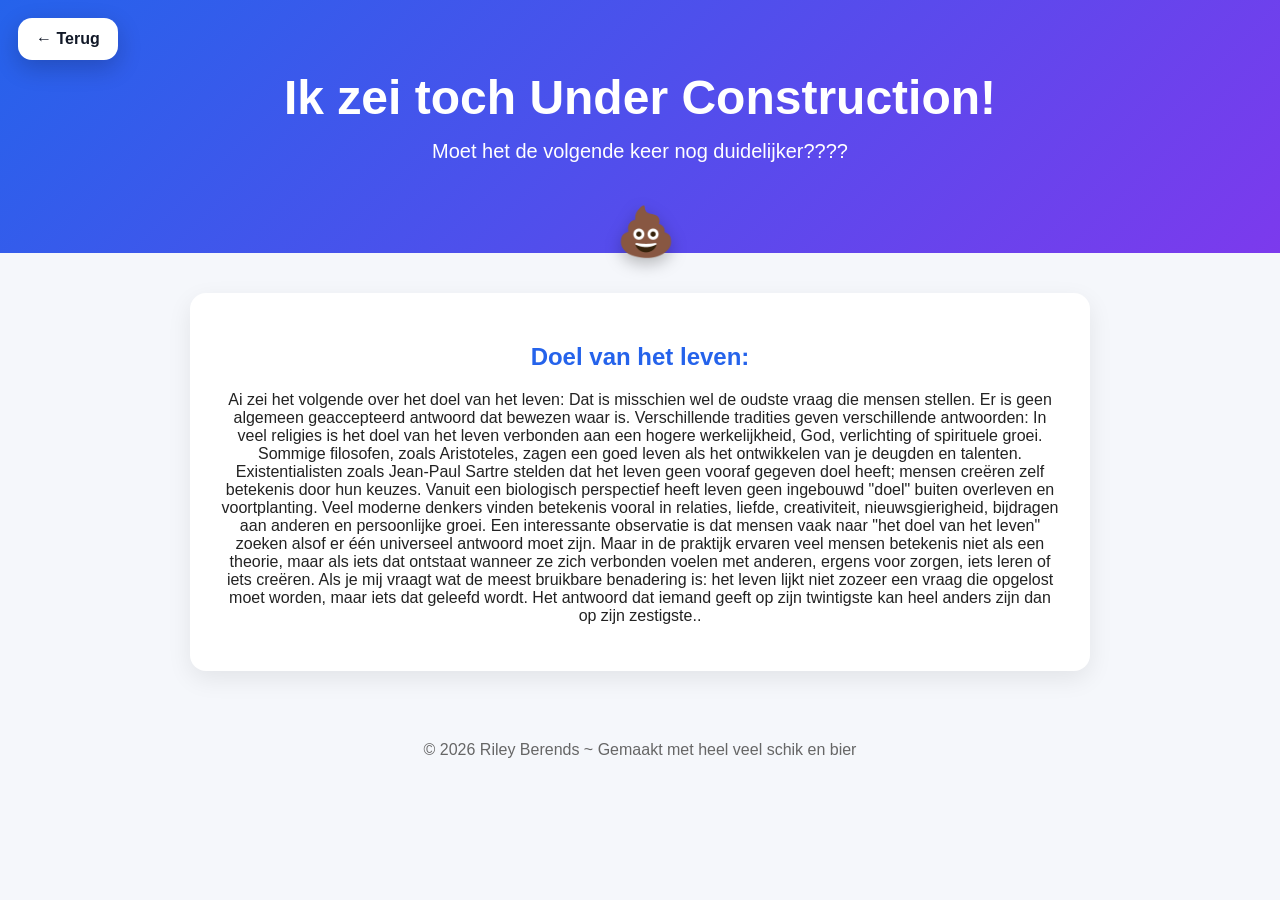
<file: poepgame.html>
<!DOCTYPE html>
<html lang="nl">
<head>
  <meta charset="UTF-8">
  <meta name="viewport" content="width=device-width, initial-scale=1.0">
  <title>Poepgame</title>

  <style>
    body {
      margin: 0;
      font-family: Arial, sans-serif;
      background: #f5f7fb;
      color: #222;
      overflow-x: hidden;
    }

    #game-page {
      min-height: 100vh;
    }

    header {
      background: linear-gradient(135deg, #2563eb, #7c3aed);
      color: white;
      text-align: center;
      padding: 70px 20px;
    }

    header h1 {
      font-size: 48px;
      margin: 0;
    }

    header p {
      font-size: 20px;
      margin-top: 15px;
    }

    .back-button {
      position: fixed;
      top: 18px;
      left: 18px;
      background: white;
      color: #111827;
      text-decoration: none;
      padding: 12px 18px;
      border-radius: 14px;
      font-weight: bold;
      z-index: 5002;
      box-shadow: 0 8px 24px rgba(0,0,0,0.2);
    }

    .back-button:hover {
      transform: scale(1.05);
    }

    main {
      max-width: 900px;
      margin: 40px auto;
      padding: 0 20px;
      text-align: center;
    }

    .info-box {
      background: white;
      padding: 30px;
      border-radius: 16px;
      box-shadow: 0 8px 24px rgba(0,0,0,0.08);
    }

    .info-box h2 {
      color: #2563eb;
    }

    footer {
      text-align: center;
      padding: 30px;
      color: #666;
    }

    /* POEP CLICKER */
    #poop {
      position: fixed;
      left: 50px;
      top: 50px;
      font-size: 48px;
      cursor: pointer;
      z-index: 5000;
      user-select: none;
      transition:
        left 1.8s ease-in-out,
        top 1.8s ease-in-out,
        transform 0.15s ease;
      filter: drop-shadow(0 6px 8px rgba(0,0,0,0.25));
    }

    #poop:hover {
      transform: scale(1.2) rotate(10deg);
    }

    #poop:active {
      transform: scale(0.9) rotate(-10deg);
    }

    #poop-counter {
      position: fixed;
      top: 20px;
      right: 20px;
      background: #111827;
      color: white;
      padding: 16px 22px;
      border-radius: 16px;
      font-size: 18px;
      font-weight: bold;
      z-index: 5001;
      display: none;
      box-shadow: 0 8px 24px rgba(0,0,0,0.25);
    }

    #poop-counter span {
      color: #facc15;
    }

    .plus-one {
      position: fixed;
      font-size: 24px;
      font-weight: bold;
      color: #7c3aed;
      z-index: 6000;
      pointer-events: none;
      animation: floatUp 0.8s ease-out forwards;
    }

    @keyframes floatUp {
      from {
        opacity: 1;
        transform: translateY(0) scale(1);
      }

      to {
        opacity: 0;
        transform: translateY(-50px) scale(1.5);
      }
    }

    /* ACHIEVEMENT */
    #achievement {
      position: fixed;
      left: 50%;
      bottom: 30px;
      transform: translateX(-50%);
      background: #111827;
      color: white;
      padding: 18px 24px;
      border-radius: 18px;
      font-size: 18px;
      font-weight: bold;
      z-index: 7000;
      display: none;
      cursor: pointer;
      box-shadow: 0 10px 30px rgba(0,0,0,0.35);
      animation: achievementPop 0.4s ease-out;
      text-align: center;
    }

    #achievement span {
      color: #facc15;
    }

    #achievement:hover {
      transform: translateX(-50%) scale(1.05);
    }

    @keyframes achievementPop {
      from {
        opacity: 0;
        transform: translateX(-50%) translateY(30px) scale(0.8);
      }

      to {
        opacity: 1;
        transform: translateX(-50%) translateY(0) scale(1);
      }
    }

    /* GROTE POEP SCHERM */
    #big-poop-page {
      display: none;
      height: 100vh;
      background: #f5f7fb;
      justify-content: center;
      align-items: center;
      overflow: hidden;
    }

    .grote-poep {
      font-size: 260px;
      user-select: none;
      animation: zitDaar 2s ease-in-out infinite;
      filter: drop-shadow(0 18px 18px rgba(0,0,0,0.25));
    }

    @keyframes zitDaar {
      0% {
        transform: scale(1) rotate(-2deg);
      }

      50% {
        transform: scale(1.06) rotate(2deg);
      }

      100% {
        transform: scale(1) rotate(-2deg);
      }
    }

    @media (max-width: 600px) {
      .back-button {
        top: 12px;
        left: 12px;
        padding: 10px 14px;
        font-size: 14px;
      }

      header {
        padding: 65px 16px 50px;
      }

      header h1 {
        font-size: 36px;
      }

      header p {
        font-size: 17px;
      }

      main {
        margin: 25px auto;
        padding: 0 14px;
      }

      .info-box {
        padding: 22px;
      }

      #poop {
        font-size: 42px;
      }

      #poop-counter {
        top: 12px;
        right: 12px;
        padding: 12px 16px;
        font-size: 15px;
        border-radius: 12px;
      }

      #achievement {
        width: calc(100% - 50px);
        bottom: 20px;
        font-size: 15px;
        padding: 16px;
      }

      .grote-poep {
        font-size: 160px;
      }
    }
  </style>
</head>

<body>

  <!-- Poepgame pagina -->
  <div id="game-page">

    <!-- Terugknop -->
    <a class="back-button" href="index.html">← Terug</a>

    <!-- Poep clicker -->
    <div id="poop-counter">
      💩 Poepjes: <span id="poop-count">0</span>
    </div>

    <div id="achievement">
      🏆 Achievement unlocked<br>
      <span>Jij hebt echt geen leven......</span>
    </div>

    <div id="poop">💩</div>

    <header>
      <h1>Ik zei toch Under Construction!</h1>
      <p>Moet het de volgende keer nog duidelijker????</p>
    </header>

    <main>
      <div class="info-box">
        <h2>Doel van het leven:</h2>
        <p>Ai zei het volgende over het doel van het leven: 
          Dat is misschien wel de oudste vraag die mensen stellen.

Er is geen algemeen geaccepteerd antwoord dat bewezen waar is. Verschillende tradities geven verschillende antwoorden:

In veel religies is het doel van het leven verbonden aan een hogere werkelijkheid, God, verlichting of spirituele groei.
Sommige filosofen, zoals Aristoteles, zagen een goed leven als het ontwikkelen van je deugden en talenten.
Existentialisten zoals Jean-Paul Sartre stelden dat het leven geen vooraf gegeven doel heeft; mensen creëren zelf betekenis door hun keuzes.
Vanuit een biologisch perspectief heeft leven geen ingebouwd "doel" buiten overleven en voortplanting.
Veel moderne denkers vinden betekenis vooral in relaties, liefde, creativiteit, nieuwsgierigheid, bijdragen aan anderen en persoonlijke groei.

Een interessante observatie is dat mensen vaak naar "het doel van het leven" zoeken alsof er één universeel antwoord moet zijn. Maar in de praktijk ervaren veel mensen betekenis niet als een theorie, maar als iets dat ontstaat wanneer ze zich verbonden voelen met anderen, ergens voor zorgen, iets leren of iets creëren.
Als je mij vraagt wat de meest bruikbare benadering is: het leven lijkt niet zozeer een vraag die opgelost moet worden, maar iets dat geleefd wordt. Het antwoord dat iemand geeft op zijn twintigste kan heel anders zijn dan op zijn zestigste..</p>
      </div>
    </main>

    <footer>
      © 2026 Riley Berends ~ Gemaakt met heel veel schik en bier
    </footer>

  </div>

  <!-- Grote poep scherm -->
  <div id="big-poop-page">
    <div class="grote-poep">💩</div>
  </div>

  <script>
    const poop = document.getElementById("poop");
    const poopCounter = document.getElementById("poop-counter");
    const poopCountText = document.getElementById("poop-count");
    const achievement = document.getElementById("achievement");

    const gamePage = document.getElementById("game-page");
    const bigPoopPage = document.getElementById("big-poop-page");

    let poopCount = 0;
    let achievementUnlocked = false;

    function movePoop() {
      const poopSize = 70;

      const maxX = window.innerWidth - poopSize;
      const maxY = window.innerHeight - poopSize;

      const randomX = Math.floor(Math.random() * maxX);
      const randomY = Math.floor(Math.random() * maxY);

      poop.style.left = randomX + "px";
      poop.style.top = randomY + "px";
    }

    movePoop();
    setInterval(movePoop, 1800);

    poop.addEventListener("click", () => {
      poopCount++;
      poopCountText.textContent = poopCount;

      poopCounter.style.display = "block";

      if (poopCount >= 100 && achievementUnlocked === false) {
        achievementUnlocked = true;
        achievement.style.display = "block";
      }

      const plusOne = document.createElement("div");
      plusOne.className = "plus-one";
      plusOne.textContent = "+1 💩";

      const poopRect = poop.getBoundingClientRect();
      plusOne.style.left = poopRect.left + 20 + "px";
      plusOne.style.top = poopRect.top + "px";

      document.body.appendChild(plusOne);

      setTimeout(() => {
        plusOne.remove();
      }, 800);

      movePoop();
    });

    achievement.addEventListener("click", () => {
      gamePage.style.display = "none";
      bigPoopPage.style.display = "flex";

      poop.style.display = "none";
      poopCounter.style.display = "none";
      achievement.style.display = "none";
    });
  </script>

</body>
</html>
</file>
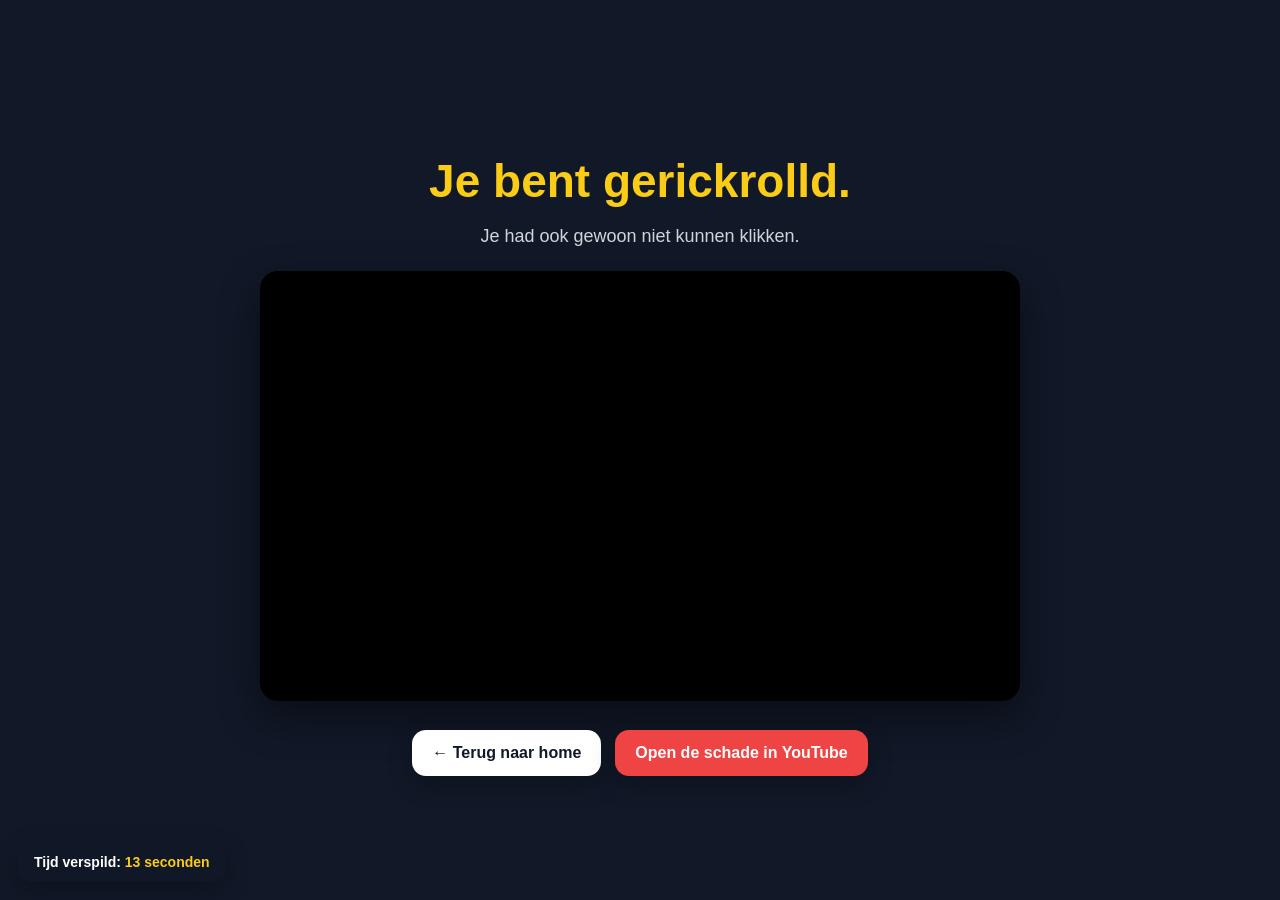
<file: rickroll.html>
<!DOCTYPE html>
<html lang="nl">
<head>
  <meta charset="UTF-8">
  <meta name="viewport" content="width=device-width, initial-scale=1.0">
  <title>Niet klikken</title>

  <style>
    /* ALGEMEEN */
    body {
      margin: 0;
      min-height: 100vh;
      font-family: Arial, sans-serif;
      background: #111827;
      color: white;
      display: flex;
      justify-content: center;
      align-items: center;
      text-align: center;
      overflow-x: hidden;
    }

    .container {
      width: 90%;
      max-width: 850px;
      padding: 40px 0;
    }

    h1 {
      font-size: 46px;
      margin-bottom: 12px;
      color: #facc15;
    }

    p {
      color: #d1d5db;
      font-size: 18px;
      margin-bottom: 24px;
    }

    /* TIJD VERSPILD */
    #waste-timer {
      position: fixed;
      left: 18px;
      bottom: 18px;
      background: rgba(17, 24, 39, 0.9);
      color: white;
      padding: 12px 16px;
      border-radius: 14px;
      font-size: 14px;
      font-weight: bold;
      z-index: 9000;
      box-shadow: 0 8px 24px rgba(0,0,0,0.25);
    }

    #waste-time {
      color: #facc15;
    }

    /* VIDEO */
    iframe {
      width: 100%;
      max-width: 760px;
      height: 430px;
      border: none;
      border-radius: 18px;
      box-shadow: 0 16px 40px rgba(0,0,0,0.45);
      background: black;
    }

    /* KNOPPEN */
    .buttons {
      margin-top: 25px;
      display: flex;
      gap: 14px;
      justify-content: center;
      flex-wrap: wrap;
    }

    .button {
      background: white;
      color: #111827;
      text-decoration: none;
      padding: 14px 20px;
      border-radius: 14px;
      font-weight: bold;
      box-shadow: 0 8px 24px rgba(0,0,0,0.25);
      transition: transform 0.2s ease;
      display: inline-block;
    }

    .button:hover {
      transform: scale(1.05);
    }

    .danger {
      background: #ef4444;
      color: white;
    }

    /* MOBIEL */
    @media (max-width: 600px) {
      #waste-timer {
        left: 12px;
        bottom: 12px;
        font-size: 12px;
        padding: 10px 12px;
      }

      h1 {
        font-size: 34px;
      }

      p {
        font-size: 16px;
      }

      iframe {
        height: 220px;
      }

      .button {
        width: 100%;
        box-sizing: border-box;
      }

      .container {
        padding-bottom: 80px;
      }
    }
  </style>
</head>

<body>

  <!-- Tijd verspild -->
  <div id="waste-timer">
    Tijd verspild: <span id="waste-time">0 seconden</span>
  </div>

  <div class="container">
    <h1>Je bent gerickrolld.</h1>
    <p>Je had ook gewoon niet kunnen klikken.</p>

    <iframe
      src="https://www.youtube.com/embed/dQw4w9WgXcQ?autoplay=1&mute=1"
      title="Rickroll"
      allow="autoplay; encrypted-media"
      allowfullscreen>
    </iframe>

    <div class="buttons">
      <a class="button" href="index.html">← Terug naar home</a>

      <a
        class="button danger"
        href="https://www.youtube.com/watch?v=dQw4w9WgXcQ"
        target="_blank">
        Open de schade in YouTube
      </a>
    </div>
  </div>

  <script>
    /* TIJD VERSPILD */
    const wasteTimeText = document.getElementById("waste-time");

    let totalWastedSeconds = Number(localStorage.getItem("totalWastedSeconds")) || 0;

    function showWasteTimer() {
      const hours = Math.floor(totalWastedSeconds / 3600);
      const minutes = Math.floor((totalWastedSeconds % 3600) / 60);
      const seconds = totalWastedSeconds % 60;

      if (hours > 0) {
        wasteTimeText.textContent =
          hours + " uur, " + minutes + " minuten en " + seconds + " seconden";
      } else if (minutes > 0) {
        wasteTimeText.textContent =
          minutes + " minuten en " + seconds + " seconden";
      } else {
        wasteTimeText.textContent = seconds + " seconden";
      }
    }

    showWasteTimer();

    setInterval(() => {
      totalWastedSeconds++;
      localStorage.setItem("totalWastedSeconds", totalWastedSeconds);
      showWasteTimer();
    }, 1000);
  </script>

</body>
</html>
</file>
